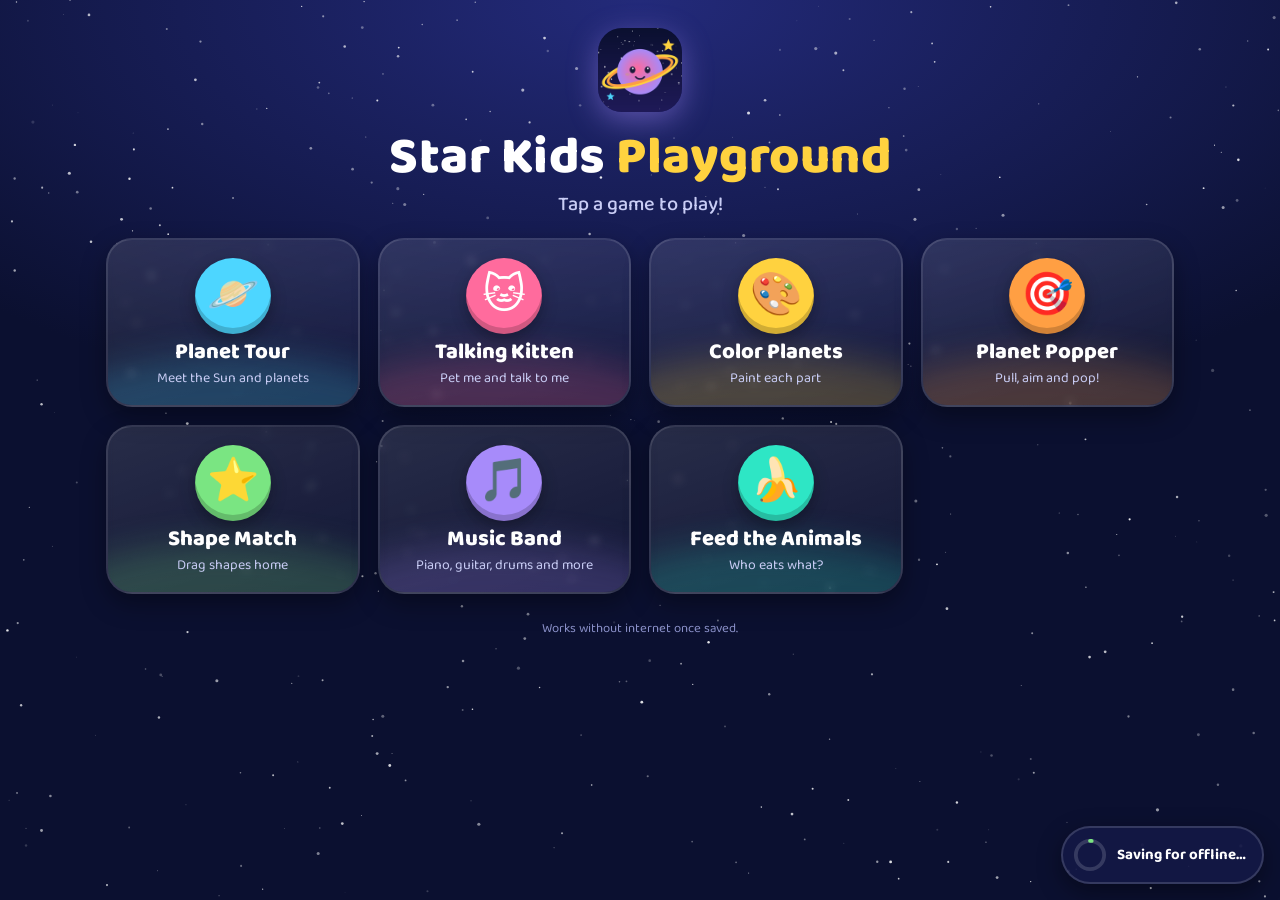
<file: index.html>
<!DOCTYPE html>
<html lang="en">
<head>
<meta charset="UTF-8">
<meta name="viewport" content="width=device-width, initial-scale=1, viewport-fit=cover">
<title>Star Kids Playground</title>
<meta name="description" content="Seven space games for little kids. Works offline.">
<meta name="theme-color" content="#0b1030">
<link rel="manifest" href="manifest.json">
<link rel="icon" type="image/png" sizes="192x192" href="assets/icons/icon-192.png">
<link rel="apple-touch-icon" href="assets/icons/apple-touch-icon.png">
<meta name="apple-mobile-web-app-capable" content="yes">
<meta name="mobile-web-app-capable" content="yes">
<meta name="apple-mobile-web-app-status-bar-style" content="black-translucent">
<meta name="apple-mobile-web-app-title" content="Star Kids">
<link rel="preconnect" href="https://fonts.googleapis.com">
<link rel="preconnect" href="https://fonts.gstatic.com" crossorigin>
<link href="https://fonts.googleapis.com/css2?family=Baloo+2:wght@500;700;800&display=swap" rel="stylesheet">
<style>
  :root{
    --bg:#0b1030; --bg2:#1a1f5c; --ink:#ffffff; --soft:#c9cdf5;
    --yellow:#ffd23f; --pink:#ff6b9d; --cyan:#4dd6ff; --green:#7ae582;
    --purple:#a78bfa; --orange:#ff9f43; --teal:#2ee6c5;
    --font:"Baloo 2","Chalkboard SE","Comic Sans MS","Trebuchet MS",system-ui,sans-serif;
  }
  *{box-sizing:border-box;-webkit-tap-highlight-color:transparent}
  html,body{margin:0;min-height:100%;background:var(--bg);color:var(--ink);font-family:var(--font)}
  body{background:radial-gradient(120% 80% at 50% 0%,#232a7a 0%,var(--bg) 60%) fixed;overflow-x:hidden}
  #sky{position:fixed;inset:0;width:100%;height:100%;z-index:0;pointer-events:none}
  main{position:relative;z-index:1;max-width:1100px;margin:0 auto;
       padding:calc(env(safe-area-inset-top) + 20px) 16px calc(env(safe-area-inset-bottom) + 96px)}
  header{text-align:center;margin:8px 0 18px}
  .logo{width:84px;height:84px;border-radius:24px;box-shadow:0 8px 30px rgba(167,139,250,.45);
        animation:bob 4s ease-in-out infinite}
  h1{font-size:clamp(30px,8vw,52px);line-height:1;margin:12px 0 4px;font-weight:800;letter-spacing:.5px}
  h1 span{color:var(--yellow)}
  .sub{margin:0;color:var(--soft);font-size:clamp(16px,4.2vw,20px);font-weight:500}
  .grid{display:grid;grid-template-columns:repeat(2,1fr);gap:14px}
  @media (min-width:640px){.grid{grid-template-columns:repeat(3,1fr);gap:18px}}
  @media (min-width:980px){.grid{grid-template-columns:repeat(4,1fr)}}
  .card{position:relative;display:flex;flex-direction:column;align-items:center;justify-content:center;
        gap:6px;min-height:150px;padding:18px 10px;border-radius:26px;text-decoration:none;color:var(--ink);
        background:linear-gradient(160deg,rgba(255,255,255,.12),rgba(255,255,255,.03));
        border:2px solid rgba(255,255,255,.12);backdrop-filter:blur(4px);
        box-shadow:0 10px 24px rgba(0,0,0,.35);transition:transform .18s, box-shadow .18s;overflow:hidden}
  .card::before{content:"";position:absolute;inset:auto -30% -60% -30%;height:90%;border-radius:50%;
        background:var(--c);opacity:.22;filter:blur(18px)}
  .card:active{transform:scale(.95)}
  @media (hover:hover){.card:hover{transform:translateY(-4px) rotate(-1deg);box-shadow:0 16px 32px rgba(0,0,0,.45)}}
  .badge{position:relative;width:76px;height:76px;border-radius:50%;display:grid;place-items:center;
         font-size:42px;background:var(--c);box-shadow:inset 0 -6px 0 rgba(0,0,0,.18),0 6px 16px rgba(0,0,0,.3)}
  .card:nth-child(odd) .badge{animation:bob 3.4s ease-in-out infinite}
  .card:nth-child(even) .badge{animation:bob 3.4s ease-in-out -1.7s infinite}
  .name{position:relative;font-size:clamp(18px,4.8vw,22px);font-weight:800;line-height:1.1;text-align:center}
  .what{position:relative;font-size:14px;color:var(--soft);text-align:center;line-height:1.2}
  .wide{grid-column:1/-1}
  @media (min-width:640px){.wide{grid-column:auto}}
  .install{display:none;margin:22px auto 0;padding:14px 26px;border:0;border-radius:999px;font:800 18px var(--font);
           background:var(--yellow);color:#1b1b3a;box-shadow:0 6px 0 #c99a10;cursor:pointer}
  .install:active{transform:translateY(4px);box-shadow:0 2px 0 #c99a10}
  .hint{display:none;margin:16px auto 0;max-width:420px;text-align:center;color:var(--soft);font-size:15px}
  footer{text-align:center;margin-top:24px;color:#8a90c8;font-size:13px}
  /* floating status, lower right */
  #status{position:fixed;right:16px;bottom:calc(16px + env(safe-area-inset-bottom));z-index:50;
          display:flex;align-items:center;gap:10px;padding:10px 16px 10px 10px;border-radius:999px;
          background:rgba(20,24,70,.92);border:2px solid rgba(255,255,255,.15);box-shadow:0 8px 24px rgba(0,0,0,.4);
          font-weight:700;font-size:15px;transform:translateY(140%);opacity:0;transition:.35s}
  #status.show{transform:none;opacity:1}
  #status svg{width:34px;height:34px;transform:rotate(-90deg)}
  #status .track{stroke:rgba(255,255,255,.15)}
  #status .bar{stroke:var(--green);transition:stroke-dashoffset .3s}
  @keyframes bob{0%,100%{transform:translateY(0)}50%{transform:translateY(-6px)}}
  @media (prefers-reduced-motion:reduce){*{animation:none!important;transition:none!important}}
</style>
</head>
<body>
<canvas id="sky" aria-hidden="true"></canvas>
<main>
  <header>
    <img class="logo" src="assets/icons/icon-192.png" alt="">
    <h1>Star Kids <span>Playground</span></h1>
    <p class="sub">Tap a game to play!</p>
  </header>

  <nav class="grid" aria-label="Games">
    <a class="card" href="apps/planet.html" style="--c:#4dd6ff">
      <div class="badge">🪐</div><div class="name">Planet Tour</div><div class="what">Meet the Sun and planets</div>
    </a>
    <a class="card" href="apps/kitten.html" style="--c:#ff6b9d">
      <div class="badge">🐱</div><div class="name">Talking Kitten</div><div class="what">Pet me and talk to me</div>
    </a>
    <a class="card" href="apps/coloring.html" style="--c:#ffd23f">
      <div class="badge">🎨</div><div class="name">Color Planets</div><div class="what">Paint each part</div>
    </a>
    <a class="card" href="apps/target.html" style="--c:#ff9f43">
      <div class="badge">🎯</div><div class="name">Planet Popper</div><div class="what">Pull, aim and pop!</div>
    </a>
    <a class="card" href="apps/shapes.html" style="--c:#7ae582">
      <div class="badge">⭐</div><div class="name">Shape Match</div><div class="what">Drag shapes home</div>
    </a>
    <a class="card" href="apps/music.html" style="--c:#a78bfa">
      <div class="badge">🎵</div><div class="name">Music Band</div><div class="what">Piano, guitar, drums and more</div>
    </a>
    <a class="card wide" href="apps/feeding.html" style="--c:#2ee6c5">
      <div class="badge">🍌</div><div class="name">Feed the Animals</div><div class="what">Who eats what?</div>
    </a>
  </nav>

  <div style="text-align:center">
    <button class="install" id="installBtn">⬇ Install on this device</button>
  </div>
  <p class="hint" id="iosHint">To install: tap <b>Share</b> ⬆ then <b>Add to Home Screen</b>.</p>
  <footer>Works without internet once saved.</footer>
</main>

<div id="status" role="status" aria-live="polite">
  <svg viewBox="0 0 36 36"><circle class="track" cx="18" cy="18" r="15" fill="none" stroke-width="4"/>
    <circle class="bar" id="ring" cx="18" cy="18" r="15" fill="none" stroke-width="4" stroke-linecap="round"
            stroke-dasharray="94.25" stroke-dashoffset="94.25"/></svg>
  <span id="statusText">Saving for offline…</span>
</div>

<script>
/* ---------- starfield: gentle twinkle + rare shooting stars ---------- */
(function sky(){
  const c=document.getElementById('sky'),x=c.getContext('2d');
  let W,H,stars=[],shoot=null,nextShoot=performance.now()+4000,last=0;
  function size(){const d=Math.min(devicePixelRatio||1,2);W=innerWidth;H=innerHeight;c.width=W*d;c.height=H*d;x.setTransform(d,0,0,d,0,0);
    const n=Math.round(W*H/2600);stars=Array.from({length:n},()=>({x:Math.random()*W,y:Math.random()*H,r:Math.random()*1.3+.3,
      a:Math.random()*.6+.3,s:Math.random()<.25?Math.random()*1.2+.4:0,p:Math.random()*6}));}
  function frame(t){requestAnimationFrame(frame);if(t-last<33)return;last=t;
    x.clearRect(0,0,W,H);
    for(const s of stars){const a=s.s?s.a*(.65+.35*Math.sin(t/1000*s.s+s.p)):s.a;x.globalAlpha=a;x.fillStyle='#fff';
      x.beginPath();x.arc(s.x,s.y,s.r,0,6.283);x.fill();}
    x.globalAlpha=1;
    if(!shoot&&t>nextShoot){shoot={x:Math.random()*W*.7+W*.2,y:Math.random()*H*.35,vx:-(5+Math.random()*3),vy:2.4+Math.random()*1.5,life:1};}
    if(shoot){shoot.x+=shoot.vx*2;shoot.y+=shoot.vy*2;shoot.life-=.02;
      const g=x.createLinearGradient(shoot.x,shoot.y,shoot.x-shoot.vx*18,shoot.y-shoot.vy*18);
      g.addColorStop(0,'rgba(255,255,255,'+shoot.life+')');g.addColorStop(1,'rgba(255,255,255,0)');
      x.strokeStyle=g;x.lineWidth=2;x.beginPath();x.moveTo(shoot.x,shoot.y);x.lineTo(shoot.x-shoot.vx*18,shoot.y-shoot.vy*18);x.stroke();
      if(shoot.life<=0){shoot=null;nextShoot=t+6000+Math.random()*7000;}}
  }
  addEventListener('resize',size);size();requestAnimationFrame(frame);
})();

/* ---------- floating status (lower right) ---------- */
const statusEl=document.getElementById('status'),statusText=document.getElementById('statusText'),ring=document.getElementById('ring');
let hideTimer;
function showStatus(text,frac,autoHide){
  clearTimeout(hideTimer);statusText.textContent=text;
  ring.style.strokeDashoffset=String(94.25*(1-Math.max(0,Math.min(1,frac))));
  statusEl.classList.add('show');
  if(autoHide)hideTimer=setTimeout(()=>statusEl.classList.remove('show'),autoHide);
}

/* ---------- offline: register service worker in the background ---------- */
if('serviceWorker' in navigator){
  navigator.serviceWorker.addEventListener('message',e=>{
    const m=e.data||{};
    if(m.type==='sw-progress'){
      const done=m.done>=m.total;
      showStatus(done?'Ready to play offline ✓':'Saving for offline… '+Math.round(m.done/m.total*100)+'%',m.done/m.total,done?2500:0);
    }
    if(m.type==='sw-ready'){showStatus('Ready to play offline ✓',1,2500);try{localStorage.setItem('sk-offline','1')}catch(_){}}
  });
  addEventListener('load',()=>{
    navigator.serviceWorker.register('sw.js').then(reg=>{
      if(!navigator.serviceWorker.controller)showStatus('Saving for offline…',0.02,0);
    }).catch(()=>{});
  });
}

/* ---------- install button ---------- */
let deferred=null;const btn=document.getElementById('installBtn');
addEventListener('beforeinstallprompt',e=>{e.preventDefault();deferred=e;btn.style.display='inline-block';});
btn.addEventListener('click',async()=>{if(!deferred)return;deferred.prompt();await deferred.userChoice;deferred=null;btn.style.display='none';});
addEventListener('appinstalled',()=>{btn.style.display='none';showStatus('Installed! ✓',1,2500);});
const isIOS=/iphone|ipad|ipod/i.test(navigator.userAgent)||(navigator.platform==='MacIntel'&&navigator.maxTouchPoints>1);
const standalone=matchMedia('(display-mode: standalone)').matches||navigator.standalone;
if(isIOS&&!standalone)document.getElementById('iosHint').style.display='block';
</script>
</body>
</html>
</file>
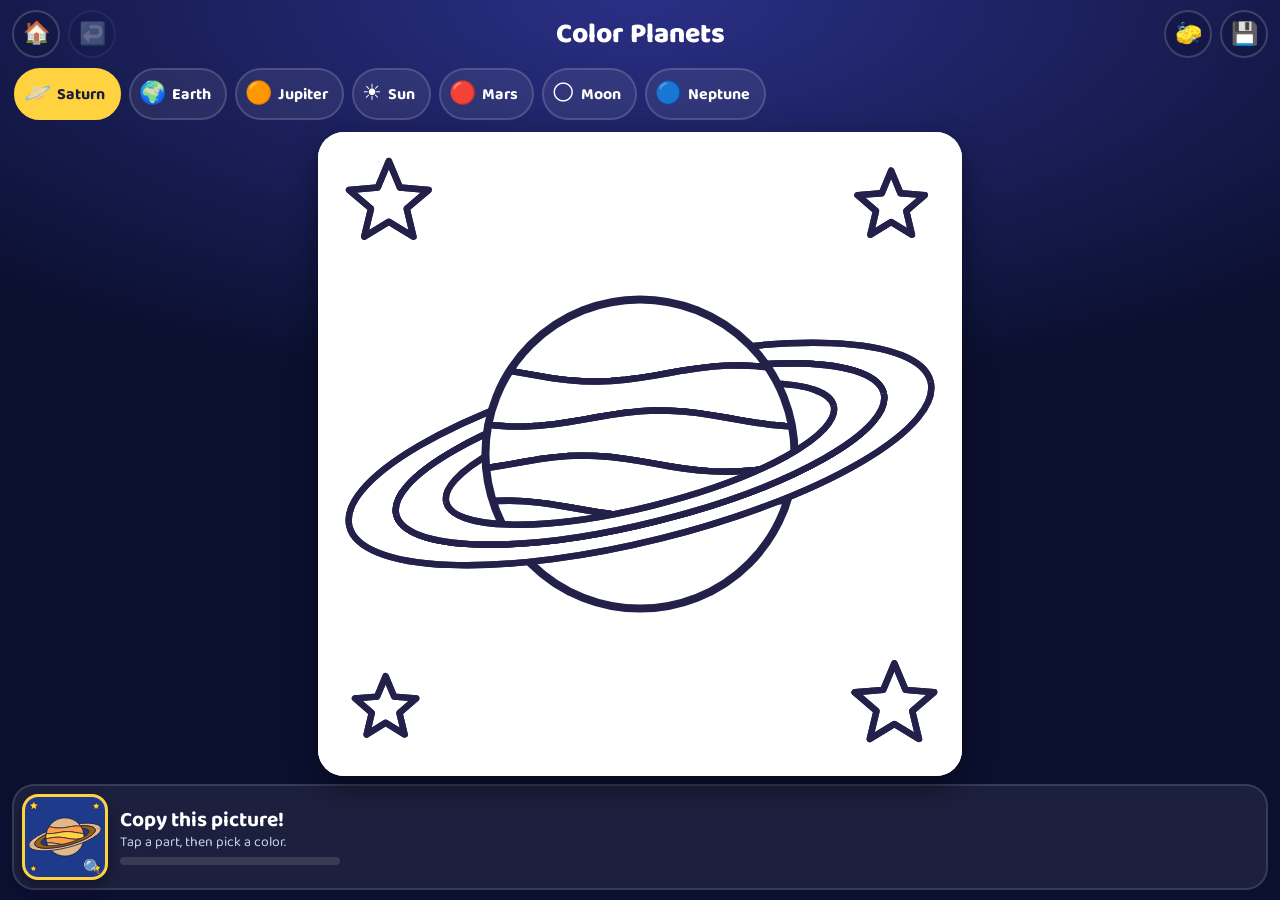
<file: apps/coloring.html>
<!DOCTYPE html>
<html lang="en">
<head>
<meta charset="UTF-8">
<meta name="viewport" content="width=device-width, initial-scale=1, viewport-fit=cover, user-scalable=no">
<title>Color Planets - Star Kids</title>
<meta name="theme-color" content="#0b1030">
<link rel="manifest" href="../manifest.json">
<link rel="icon" type="image/png" href="../assets/icons/icon-192.png">
<link rel="apple-touch-icon" href="../assets/icons/apple-touch-icon.png">
<meta name="apple-mobile-web-app-capable" content="yes">
<link rel="preconnect" href="https://fonts.googleapis.com">
<link rel="preconnect" href="https://fonts.gstatic.com" crossorigin>
<link href="https://fonts.googleapis.com/css2?family=Baloo+2:wght@500;700;800&display=swap" rel="stylesheet">
<style>
  :root{--bg:#0b1030;--ink:#fff;--soft:#c9cdf5;--yellow:#ffd23f;--pink:#ff6b9d;--cyan:#4dd6ff;--green:#7ae582;--purple:#a78bfa;
        --panel:rgba(20,24,70,.96);--line:#23214a;
        --font:"Baloo 2","Chalkboard SE","Comic Sans MS","Trebuchet MS",system-ui,sans-serif;--vh:100vh}
  @supports (height:100dvh){:root{--vh:100dvh}}
  *{box-sizing:border-box;-webkit-tap-highlight-color:transparent;-webkit-user-select:none;user-select:none}
  html,body{margin:0;height:100%;overflow:hidden;background:var(--bg);color:var(--ink);font-family:var(--font);overscroll-behavior:none}
  body{background:radial-gradient(120% 70% at 50% 0%,#2a2f86 0%,var(--bg) 62%)}
  .app{height:var(--vh);display:grid;grid-template-rows:auto auto 1fr auto;gap:8px;
       padding:calc(env(safe-area-inset-top) + 10px) 12px calc(env(safe-area-inset-bottom) + 10px)}
  .top{display:flex;align-items:center;gap:8px}
  .title{flex:1;font-weight:800;font-size:clamp(20px,5.5vw,28px);text-align:center}
  .btn{width:48px;height:48px;flex:none;border-radius:50%;border:2px solid rgba(255,255,255,.18);background:rgba(20,24,70,.78);color:#fff;
       font-size:22px;display:grid;place-items:center;text-decoration:none;cursor:pointer}
  .btn:active{transform:scale(.92)}.btn:disabled{opacity:.35}
  .pics{display:flex;gap:8px;overflow-x:auto;padding:2px 2px 4px;scrollbar-width:none}
  .pics::-webkit-scrollbar{display:none}
  .pic{flex:none;display:flex;align-items:center;gap:6px;padding:6px 14px 6px 8px;border-radius:999px;border:2px solid rgba(255,255,255,.15);
       background:rgba(255,255,255,.07);color:#fff;font:700 16px var(--font);cursor:pointer}
  .pic b{font-size:22px}
  .pic.on{background:var(--yellow);color:#1b1b3a;border-color:var(--yellow)}
  .board{position:relative;min-height:0;min-width:0;display:grid;place-items:center;container-type:size}
  .paper{position:relative;width:min(100cqw,100cqh);height:min(100cqw,100cqh);border-radius:26px;background:#fff;
         box-shadow:0 12px 30px rgba(0,0,0,.45);overflow:hidden}
  .paper svg{display:block;width:100%;height:100%;touch-action:manipulation}

  /* bottom bar: reference picture + tip */
  .guide{display:flex;align-items:center;gap:12px;padding:8px 12px 8px 8px;border-radius:22px;background:rgba(255,255,255,.07);border:2px solid rgba(255,255,255,.12)}
  .ref{flex:none;width:86px;height:86px;border-radius:16px;background:#fff;overflow:hidden;border:3px solid var(--yellow);padding:0;cursor:zoom-in;
       box-shadow:0 6px 14px rgba(0,0,0,.35);position:relative}
  .ref svg{display:block;width:100%;height:100%;pointer-events:none}
  .ref::after{content:"🔍";position:absolute;right:2px;bottom:0;font-size:16px}
  .guide .txt{display:flex;flex-direction:column;gap:2px;min-width:0}
  .guide b{font-size:clamp(17px,4.6vw,21px);line-height:1.1}
  .guide span{color:var(--soft);font-size:14px;line-height:1.2}
  .progress{margin-top:4px;height:8px;border-radius:4px;background:rgba(255,255,255,.12);overflow:hidden;width:min(220px,46vw)}
  .progress i{display:block;height:100%;width:0;background:linear-gradient(90deg,var(--green),var(--cyan));border-radius:4px;transition:width .3s}

  @media (orientation:landscape) and (max-height:600px){
    .app{grid-template-columns:1fr auto;grid-template-rows:auto auto 1fr;column-gap:12px}
    .top{grid-column:1/-1}.pics{grid-column:1/-1}.board{grid-column:1;grid-row:3}
    .guide{grid-column:2;grid-row:3;flex-direction:column;align-self:center;max-width:190px;text-align:center}
    .ref{width:130px;height:130px}.guide .txt{align-items:center}
  }

  /* drawing */
  .sec{stroke:var(--line);stroke-width:4;stroke-linejoin:round;cursor:pointer;transition:fill .18s}
  .ol{fill:none;stroke:var(--line);stroke-width:5;stroke-linejoin:round;pointer-events:none}
  .ink{fill:var(--line);pointer-events:none}
  .paint,.edge{pointer-events:none}
  .edge{fill:none;stroke:var(--line);stroke-width:4;stroke-linejoin:round}
  .paint path{fill:none;stroke-linecap:round;stroke-linejoin:round;stroke-opacity:.93}
  .paper.brush svg{cursor:crosshair}
  .paper.brush svg{touch-action:none}
  #chip{position:absolute;left:50%;top:8px;transform:translateX(-50%);white-space:nowrap;z-index:2;display:none;align-items:center;gap:8px;padding:5px 12px 5px 5px;border-radius:999px;
        background:rgba(20,24,70,.9);color:#fff;font:700 14px var(--font);border:2px solid rgba(255,255,255,.2);cursor:pointer}
  #chip.show{display:flex}
  #chip i{width:26px;height:26px;border-radius:50%;border:3px solid #fff;display:block}
  .ripple{pointer-events:none;animation:rip .45s ease-out forwards}
  @keyframes rip{from{r:4;opacity:.8}to{r:46;opacity:0}}

  /* color pop-up */
  #pop{position:fixed;z-index:30;width:min(300px,calc(100vw - 24px));padding:12px;border-radius:24px;background:var(--panel);
       border:2px solid rgba(255,255,255,.18);box-shadow:0 16px 40px rgba(0,0,0,.55);transform-origin:var(--ox,50%) var(--oy,0%);
       transform:scale(.6);opacity:0;pointer-events:none;transition:transform .2s cubic-bezier(.3,1.6,.6,1),opacity .15s}
  #pop.show{transform:scale(1);opacity:1;pointer-events:auto}
  #pop .head{display:flex;align-items:center;justify-content:space-between;margin:0 2px 8px;font-weight:800;font-size:17px}
  #pop .head button{width:36px;height:36px;border-radius:50%;border:0;background:rgba(255,255,255,.12);color:#fff;font-size:18px;cursor:pointer}
  #pop .grid{display:grid;grid-template-columns:repeat(6,1fr);gap:8px}
  .sw{position:relative;aspect-ratio:1;border-radius:50%;border:3px solid rgba(255,255,255,.9);box-shadow:0 3px 8px rgba(0,0,0,.4);cursor:pointer;padding:0;
      transition:transform .12s}
  .sw:active{transform:scale(.88)}
  .sw.cur{box-shadow:0 0 0 3px var(--panel),0 0 0 6px #fff}
  .sw.hint::after{content:"⭐";position:absolute;right:-7px;top:-9px;font-size:16px;filter:drop-shadow(0 1px 2px rgba(0,0,0,.6));animation:twinkle 1.2s ease-in-out infinite}
  @keyframes twinkle{0%,100%{transform:scale(1)}50%{transform:scale(1.3)}}
  .sw.eraser{background:#fff;display:grid;place-items:center;font-size:18px}
  #pop .note{margin:8px 2px 0;font-size:13px;color:var(--soft);text-align:center}
  #pop .sizes{display:flex;justify-content:center;gap:10px;margin:10px 0 0}
  #pop .sizes button{width:52px;height:44px;border-radius:14px;border:2px solid rgba(255,255,255,.2);background:rgba(255,255,255,.08);cursor:pointer;display:grid;place-items:center}
  #pop .sizes button.on{border-color:var(--yellow);background:rgba(255,210,63,.18)}
  #pop .sizes i{display:block;border-radius:50%;background:#fff}
  #shade{position:fixed;inset:0;z-index:25;display:none}
  #shade.show{display:block}

  /* big reference */
  #big{position:fixed;inset:0;z-index:40;display:grid;place-items:center;padding:24px;background:rgba(5,7,26,.82);backdrop-filter:blur(4px);
       opacity:0;pointer-events:none;transition:opacity .25s}
  #big.show{opacity:1;pointer-events:auto}
  #big .card{width:min(86vw,72vh,520px);display:flex;flex-direction:column;gap:12px;align-items:center}
  #big .pv{width:100%;aspect-ratio:1;border-radius:26px;background:#fff;overflow:hidden;border:5px solid var(--yellow)}
  #big .pv svg{display:block;width:100%;height:100%}
  #big b{font-size:22px}
  #big button{padding:10px 26px;border:0;border-radius:999px;font:800 18px var(--font);background:var(--yellow);color:#1b1b3a;cursor:pointer}

  /* floating status, lower right */
  #status{position:fixed;right:16px;bottom:calc(16px + env(safe-area-inset-bottom));z-index:50;display:flex;align-items:center;gap:10px;
          padding:10px 16px 10px 10px;border-radius:999px;background:rgba(20,24,70,.94);border:2px solid rgba(255,255,255,.15);
          box-shadow:0 8px 24px rgba(0,0,0,.4);font-weight:700;font-size:15px;transform:translateY(160%);opacity:0;transition:.3s;pointer-events:none}
  #status.show{transform:none;opacity:1}
  #status .spin{width:26px;height:26px;border-radius:50%;border:4px solid rgba(255,255,255,.2);border-top-color:var(--green);animation:spin .8s linear infinite}
  #status.done .spin{animation:none;border-color:var(--green);background:var(--green)}
  @keyframes spin{to{transform:rotate(360deg)}}
  @media (prefers-reduced-motion:reduce){*{animation:none!important;transition:none!important}}
</style>
</head>
<body>
<div class="app">
  <div class="top">
    <a class="btn" href="../index.html" aria-label="Home">🏠</a>
    <button class="btn" id="undoBtn" aria-label="Undo">↩️</button>
    <div class="title">Color Planets</div>
    <button class="btn" id="clearBtn" aria-label="Start over">🧽</button>
    <button class="btn" id="saveBtn" aria-label="Save picture">💾</button>
  </div>
  <div class="pics" id="pics"></div>
  <div class="board"><div class="paper" id="paper"><svg id="art" viewBox="0 0 400 400" xmlns="http://www.w3.org/2000/svg"></svg>
    <button id="chip" aria-label="Change color"><i id="chipDot"></i><span>Change color</span></button></div></div>
  <div class="guide">
    <button class="ref" id="refBtn" aria-label="See the colored picture"><svg id="refArt" viewBox="0 0 400 400" xmlns="http://www.w3.org/2000/svg"></svg></button>
    <div class="txt">
      <b id="guideTitle">Copy this picture!</b>
      <span id="guideTip">Tap a part, then pick a color.</span>
      <div class="progress"><i id="bar"></i></div>
    </div>
  </div>
</div>

<div id="shade"></div>
<div id="pop" role="dialog" aria-label="Pick a color">
  <div class="head"><span>Pick a color</span><button id="popClose" aria-label="Close">✕</button></div>
  <div class="grid" id="grid"></div>
  <div class="sizes" id="sizes">
    <button data-w="9" aria-label="Thin brush"><i style="width:8px;height:8px"></i></button>
    <button data-w="18" class="on" aria-label="Medium brush"><i style="width:15px;height:15px"></i></button>
    <button data-w="32" aria-label="Big brush"><i style="width:24px;height:24px"></i></button>
  </div>
  <p class="note">⭐ = the color in the picture</p>
</div>

<div id="big" role="dialog" aria-label="Colored picture">
  <div class="card"><b id="bigTitle">Copy me!</b><div class="pv"><svg id="bigArt" viewBox="0 0 400 400" xmlns="http://www.w3.org/2000/svg"></svg></div><button id="bigClose">Back to coloring</button></div>
</div>

<div id="status" role="status" aria-live="polite"><div class="spin"></div><span id="statusText">Saving…</span></div>

<script>
/* ================= shape helpers ================= */
const circ=(cx,cy,r)=>`M${cx-r} ${cy}a${r} ${r} 0 1 0 ${2*r} 0a${r} ${r} 0 1 0 ${-2*r} 0Z`;
const ell=(cx,cy,rx,ry)=>`M${cx-rx} ${cy}a${rx} ${ry} 0 1 0 ${2*rx} 0a${rx} ${ry} 0 1 0 ${-2*rx} 0Z`;
function star(cx,cy,r){let d='';for(let i=0;i<10;i++){const a=-Math.PI/2+i*Math.PI/5,rr=i%2?r*.45:r;d+=(i?'L':'M')+(cx+rr*Math.cos(a)).toFixed(1)+' '+(cy+rr*Math.sin(a)).toFixed(1);}return d+'Z';}
function wavePts(x0,x1,y,amp,ph){const p=[];for(let i=0;i<=28;i++){const x=x0+(x1-x0)*i/28;p.push([x,y+amp*Math.sin(x/28+ph)]);}return p;}
const pts=a=>a.map(p=>p[0].toFixed(1)+' '+p[1].toFixed(1)).join('L');
/* wavy bands across a circle */
function bands(cx,cy,r,cuts,amp){
  const ys=[cy-r-30,...cuts,cy+r+30],x0=cx-r-30,x1=cx+r+30,edge=[];
  for(let j=0;j<ys.length;j++){const a=(j===0||j===ys.length-1)?0:amp;edge.push(wavePts(x0,x1,ys[j],a,j*1.7));}
  const regions=[];for(let i=0;i<ys.length-1;i++)regions.push('M'+pts(edge[i])+'L'+pts(edge[i+1].slice().reverse())+'Z');
  return regions;
}
const sec=(k,d,extra='')=>`<path class="sec" data-k="${k}" d="${d}" ${extra}/>`;
const ol=(d,extra='')=>`<path class="ol" d="${d}" ${extra}/>`;
const cornerStars=()=>[[44,44,26],[356,46,22],[42,358,20],[358,356,26]].map((s,i)=>sec('star'+i,star(...s))).join('');
const bg=()=>`<rect class="sec" data-k="bg" x="-4" y="-4" width="408" height="408" style="stroke:none"/>`;

/* ================= colors ================= */
const C={red:'#ff4d4d',orange:'#ff9f43',yellow:'#ffd23f',lime:'#a3e635',green:'#22c55e',teal:'#2ee6c5',sky:'#4dd6ff',blue:'#3b82f6',navy:'#1e3a8a',
         lilac:'#a78bfa',purple:'#7c3aed',pink:'#ff6b9d',rose:'#ffc2d6',brown:'#a16207',tan:'#e0b98a',gray:'#9ca3af',black:'#1f2937',white:'#ffffff'};
const COLORS=Object.values(C);

/* ================= the pictures + their finished colors ================= */
const alt=(list)=>k=>list[(+k.replace(/\D/g,'')||0)%list.length];
const PICS=[
 {id:'saturn',name:'Saturn',icon:'🪐',draw(){
   const cx=200,cy=200,R=96,rot=`transform="rotate(-14 ${cx} ${cy})"`;
   const ring=[[186,54,156,43],[156,43,124,33]];
   const ringSec=(half)=>ring.map((r,i)=>sec('ring'+i,ell(cx,cy,r[0],r[1])+ell(cx,cy,r[2],r[3]),`fill-rule="evenodd" clip-path="url(#${half})"`)).join('');
   const body=bands(cx,cy,R,[150,178,206,234],5).map((d,i)=>sec('band'+i,d,'clip-path="url(#sat)"')).join('');
   return `<defs><clipPath id="sat"><path d="${circ(cx,cy,R)}"/></clipPath>
     <clipPath id="back"><rect x="-200" y="-200" width="800" height="${cy+200}"/></clipPath>
     <clipPath id="front"><rect x="-200" y="${cy}" width="800" height="400"/></clipPath></defs>
     ${bg()}${cornerStars()}<g ${rot}>${ringSec('back')}</g>${body}${ol(circ(cx,cy,R))}<g ${rot}>${ringSec('front')}</g>`;},
  ref:{ring:alt([C.tan,C.brown]),band:alt([C.tan,C.orange,C.yellow,C.orange,C.tan])}},
 {id:'earth',name:'Earth',icon:'🌍',draw(){
   const cx=200,cy=205,R=150,cl='clip-path="url(#ea)"';
   const land=['M110 110C140 90 175 105 170 135C166 160 140 165 145 190C150 215 175 225 168 255C160 290 135 300 125 280C115 255 120 230 105 215C88 198 80 170 90 145C95 128 100 118 110 110Z',
     'M215 118C245 103 285 110 290 138C294 163 270 170 268 190C266 215 290 230 280 262C270 295 245 312 232 290C220 268 225 240 210 222C195 205 190 180 200 160C205 145 205 128 215 118Z',
     'M272 280C292 270 322 275 324 295C326 315 302 325 284 318C268 312 260 290 272 280Z'];
   const caps=bands(cx,cy,R,[84,328],7);
   const cloud=(x,y)=>`M${x} ${y}q10 -18 30 -10q12 -16 30 -4q18 -4 20 12q-6 14 -24 10q-16 12 -32 2q-20 6 -24 -10Z`;
   return `<defs><clipPath id="ea"><path d="${circ(cx,cy,R)}"/></clipPath></defs>${bg()}${cornerStars()}
     ${sec('ocean',circ(cx,cy,R))}${land.map((d,i)=>sec('land'+i,d,cl)).join('')}
     ${sec('capN',caps[0],cl)}${sec('capS',caps[2],cl)}${sec('cloud0',cloud(62,180),cl)}${sec('cloud1',cloud(180,320),cl)}${sec('cloud2',cloud(250,110),cl)}${ol(circ(cx,cy,R))}`;},
  ref:{ocean:()=>C.blue,land:alt([C.green,C.lime,C.green]),cap:()=>C.white,cloud:()=>C.white}},
 {id:'jupiter',name:'Jupiter',icon:'🟠',draw(){
   const cx=200,cy=205,R=150;
   const b=bands(cx,cy,R,[100,132,164,196,228,260,294,326],7).map((d,i)=>sec('band'+i,d,'clip-path="url(#ju)"')).join('');
   return `<defs><clipPath id="ju"><path d="${circ(cx,cy,R)}"/></clipPath></defs>${bg()}${cornerStars()}${b}
     ${sec('spot0',ell(252,266,50,28))}${sec('spot1',ell(252,266,28,14))}${ol(circ(cx,cy,R))}`;},
  ref:{band:alt([C.tan,C.orange,C.white,C.brown,C.tan,C.orange,C.white,C.brown,C.tan]),spot:alt([C.orange,C.red])}},
 {id:'sun',name:'Sun',icon:'☀️',draw(){
   const cx=200,cy=200;let rays='';
   for(let i=0;i<12;i++){const a=i*Math.PI/6,R=i%2?150:174,w=.2,p=(r,t)=>(cx+r*Math.cos(t)).toFixed(1)+' '+(cy+r*Math.sin(t)).toFixed(1);
     rays+=sec('ray'+i,`M${p(104,a-w)}L${p(R,a)}L${p(104,a+w)}Z`);}
   return `${bg()}${cornerStars()}${rays}${sec('glow',circ(cx,cy,112)+circ(cx,cy,96),'fill-rule="evenodd"')}${sec('face',circ(cx,cy,96))}
     ${sec('cheek0',ell(150,222,16,10))}${sec('cheek1',ell(250,222,16,10))}
     <ellipse class="ink" cx="165" cy="182" rx="11" ry="15"/><ellipse class="ink" cx="235" cy="182" rx="11" ry="15"/>
     <circle cx="169" cy="176" r="4" fill="#fff" pointer-events="none"/><circle cx="239" cy="176" r="4" fill="#fff" pointer-events="none"/>
     ${ol('M168 228Q200 258 232 228')}`;},
  ref:{ray:alt([C.orange,C.yellow]),glow:()=>C.orange,face:()=>C.yellow,cheek:()=>C.pink}},
 {id:'mars',name:'Mars',icon:'🔴',draw(){
   const cx=200,cy=205,R=150,cl='clip-path="url(#ma)"';const caps=bands(cx,cy,R,[86],6);
   const patches=['M90 170C110 150 150 160 160 180C170 205 140 215 120 210C100 205 80 190 90 170Z','M220 220C250 205 300 215 310 240C318 262 290 270 260 262C235 255 205 240 220 220Z'];
   const craters=[[140,262,28],[262,160,22],[300,300,20],[110,300,14]];
   return `<defs><clipPath id="ma"><path d="${circ(cx,cy,R)}"/></clipPath></defs>${bg()}${cornerStars()}
     ${sec('ground',circ(cx,cy,R))}${sec('cap',caps[0],cl)}${patches.map((d,i)=>sec('patch'+i,d,cl)).join('')}
     ${sec('volcano0',circ(175,128,34))}${sec('volcano1',circ(175,128,15))}
     ${craters.map((c,i)=>sec('crater'+i,circ(...c))+sec('craterIn'+i,circ(c[0],c[1],c[2]*.5))).join('')}${ol(circ(cx,cy,R))}`;},
  ref:{ground:()=>C.red,cap:()=>C.white,patch:()=>C.brown,volcano:alt([C.brown,C.orange]),craterIn:()=>C.orange,crater:()=>C.brown}},
 {id:'moon',name:'Moon',icon:'🌕',draw(){
   const cx=200,cy=205,R=150,cl='clip-path="url(#mo)"';
   const maria=['M100 140C130 110 180 120 185 150C190 180 150 190 125 185C100 180 85 160 100 140Z','M210 240C240 220 290 235 292 262C294 290 255 300 232 290C210 280 195 258 210 240Z'];
   const craters=[[245,130,30],[140,270,26],[300,200,18],[180,330,16],[90,220,14],[220,190,12]];
   return `<defs><clipPath id="mo"><path d="${circ(cx,cy,R)}"/></clipPath></defs>${bg()}${cornerStars()}
     ${sec('rock',circ(cx,cy,R))}${maria.map((d,i)=>sec('mare'+i,d,cl)).join('')}
     ${craters.map((c,i)=>sec('crater'+i,circ(...c))+sec('craterIn'+i,circ(c[0]+c[2]*.12,c[1]+c[2]*.12,c[2]*.55))).join('')}${ol(circ(cx,cy,R))}`;},
  ref:{rock:()=>C.gray,mare:()=>C.black,craterIn:()=>C.gray,crater:()=>C.white}},
 {id:'neptune',name:'Neptune',icon:'🔵',draw(){
   const cx=200,cy=205,R=150;
   const b=bands(cx,cy,R,[120,170,220,270,315],9).map((d,i)=>sec('band'+i,d,'clip-path="url(#ne)"')).join('');
   return `<defs><clipPath id="ne"><path d="${circ(cx,cy,R)}"/></clipPath></defs>${bg()}${cornerStars()}${b}
     ${sec('spot',ell(150,240,36,20))}${sec('cloud0','M230 150q20 -10 40 0q20 -4 26 8q-18 8 -40 4q-16 4 -26 -12Z')}${ol(circ(cx,cy,R))}`;},
  ref:{band:alt([C.sky,C.blue,C.sky,C.blue,C.navy,C.blue]),spot:()=>C.navy,cloud:()=>C.white}}
];
/* every picture: dark sky and yellow stars */
const SHARED={bg:()=>C.navy,star:()=>C.yellow};
function refColor(p,k){
  const rules={...SHARED,...p.ref};
  // longest matching name wins (so craterIn beats crater)
  const name=Object.keys(rules).filter(r=>k.startsWith(r)).sort((a,b)=>b.length-a.length)[0];
  return name?rules[name](k):C.white;
}

/* ================= cache (saved on this device) ================= */
const store={get(k){try{return JSON.parse(localStorage.getItem(k)||'null');}catch(_){return null;}},set(k,v){try{localStorage.setItem(k,JSON.stringify(v));}catch(_){}}};
const markupCache=new Map(),refCache=new Map();
function markup(p){if(!markupCache.has(p.id))markupCache.set(p.id,p.draw());return markupCache.get(p.id);}
/* reference copy: same drawing, its own ids, filled with the finished colors */
function refMarkup(p,tag){const key=p.id+tag;if(refCache.has(key))return refCache.get(key);
  const m=markup(p).replace(/id="/g,`id="${tag}-`).replace(/url\(#/g,`url(#${tag}-`)
    .replace(/<path class="sec" data-k="([^"]+)"/g,(_,k)=>`<path class="sec" data-k="${k}" fill="${refColor(p,k)}" pointer-events="none"`)
    .replace(/<rect class="sec" data-k="([^"]+)"/g,(_,k)=>`<rect class="sec" data-k="${k}" fill="${refColor(p,k)}" pointer-events="none"`);
  refCache.set(key,m);return m;}

/* ================= state =================
   strokes: [{k: part, c: color, w: brush width, p:[x,y,x,y,...]}] in the order they were drawn */
const art=document.getElementById('art'),refArt=document.getElementById('refArt'),bigArt=document.getElementById('bigArt'),paper=document.getElementById('paper');
const NS='http://www.w3.org/2000/svg';
let cur=PICS[0],strokes=[],keys=[],sel=null,brush={c:null,w:18},parts={};
const undoBtn=document.getElementById('undoBtn');

/* each part gets: its white shape, a paint layer clipped to that shape, and its outline on top */
function buildLayers(){
  parts={};const defs=document.createElementNS(NS,'defs');art.insertBefore(defs,art.firstChild);let n=0;
  art.querySelectorAll('.sec').forEach(el=>{
    const k=el.dataset.k,id='cp'+(n++),cp=document.createElementNS(NS,'clipPath');cp.setAttribute('id',id);
    const shape=el.cloneNode();shape.removeAttribute('class');shape.removeAttribute('data-k');shape.removeAttribute('style');
    if(shape.getAttribute('fill-rule')){shape.setAttribute('clip-rule',shape.getAttribute('fill-rule'));shape.removeAttribute('fill-rule');}
    cp.appendChild(shape);defs.appendChild(cp);
    const g=document.createElementNS(NS,'g');g.setAttribute('class','paint');g.setAttribute('clip-path',`url(#${id})`);
    el.after(g);
    if(el.tagName!=='rect'){const e=el.cloneNode();e.setAttribute('class','edge');e.removeAttribute('data-k');e.removeAttribute('fill');g.after(e);}
    (parts[k]=parts[k]||[]).push({el,g});
  });
  keys=Object.keys(parts);
}
function smoothD(p){
  if(p.length<4)return `M${p[0]} ${p[1]}l.01 0`;
  let d=`M${p[0]} ${p[1]}`;for(let i=2;i<p.length-2;i+=2){const mx=(p[i]+p[i+2])/2,my=(p[i+1]+p[i+3])/2;d+=`Q${p[i]} ${p[i+1]} ${mx.toFixed(1)} ${my.toFixed(1)}`;}
  return d+`L${p[p.length-2]} ${p[p.length-1]}`;
}
function drawStroke(st){const out=[];for(const part of parts[st.k]||[]){const path=document.createElementNS(NS,'path');path.setAttribute('d',smoothD(st.p));
  path.setAttribute('stroke',st.c);path.setAttribute('stroke-width',st.w);part.g.appendChild(path);out.push(path);}st.els=out;}
function renderAll(){Object.values(parts).flat().forEach(p=>p.g.textContent='');strokes.forEach(drawStroke);}
function load(p){
  closePop();endBrush();cur=p;art.innerHTML=markup(p);refArt.innerHTML=refMarkup(p,'r');bigArt.innerHTML=refMarkup(p,'b');
  art.querySelectorAll('.sec').forEach(el=>el.setAttribute('fill','#ffffff'));buildLayers();
  strokes=(store.get('sk-color2-'+p.id)||[]).filter(st=>parts[st.k]);renderAll();undoBtn.disabled=!strokes.length;covCache={};
  document.querySelectorAll('.pic').forEach(b=>b.classList.toggle('on',b.dataset.id===p.id));store.set('sk-color-last',p.id);
  document.getElementById('bigTitle').textContent='Copy my '+p.name+'!';
  requestAnimationFrame(()=>{keys.forEach(k=>coverage(k));progress(false);});
}
let saveTimer;function persist(){clearTimeout(saveTimer);saveTimer=setTimeout(()=>store.set('sk-color2-'+cur.id,strokes.map(({k,c,w,p})=>({k,c,w,p}))),400);}

/* ================= how much of each part is colored like the picture =================
   Each part is drawn small on a hidden canvas with its strokes; a part "matches" when
   most of it shows the picture's color. Results are cached per part. */
const CV=document.createElement('canvas'),CN=110;CV.width=CV.height=CN;const cx2=CV.getContext('2d',{willReadFrequently:true});
let covCache={};
function partMatrix(el){const m=art.getScreenCTM().inverse().multiply(el.getScreenCTM());return m;}
function shapePath(el){
  if(el.tagName==='rect'){const p=new Path2D();p.rect(+el.getAttribute('x'),+el.getAttribute('y'),+el.getAttribute('width'),+el.getAttribute('height'));return p;}
  return new Path2D(el.getAttribute('d'));}
function clipFor(el){const c=el.getAttribute('clip-path');if(!c)return null;const id=c.match(/#([^)]+)/)[1],cp=art.querySelector('#'+CSS.escape(id));
  return cp&&cp.firstElementChild?shapePath(cp.firstElementChild):null;}
function coverage(k){
  const want=refColor(cur,k),sc=CN/400;let inside=0,good=0;
  const hex=want.replace('#',''),wr=parseInt(hex.slice(0,2),16),wg=parseInt(hex.slice(2,4),16),wb=parseInt(hex.slice(4,6),16);
  for(const part of parts[k]){
    const m=partMatrix(part.el);
    cx2.setTransform(1,0,0,1,0,0);cx2.clearRect(0,0,CN,CN);
    cx2.setTransform(sc*m.a,sc*m.b,sc*m.c,sc*m.d,sc*m.e,sc*m.f);
    const clip=clipFor(part.el);if(clip)cx2.clip(clip);
    const shape=shapePath(part.el),rule=part.el.getAttribute('fill-rule')==='evenodd'?'evenodd':'nonzero';
    cx2.clip(shape,rule);cx2.fillStyle='#ffffff';cx2.fillRect(-50,-50,500,500);
    cx2.lineCap='round';cx2.lineJoin='round';
    for(const st of strokes)if(st.k===k){cx2.strokeStyle=st.c;cx2.lineWidth=st.w;cx2.stroke(new Path2D(smoothD(st.p)));}
    const d=cx2.getImageData(0,0,CN,CN).data;
    for(let i=0;i<d.length;i+=4){if(d[i+3]<200)continue;inside++;
      if(Math.abs(d[i]-wr)<40&&Math.abs(d[i+1]-wg)<40&&Math.abs(d[i+2]-wb)<40)good++;}
    CV.width=CN; // clears the clip for the next part
  }
  covCache[k]=inside?good/inside:1;return covCache[k];
}
const MATCH=.6;
function progress(celebrate){
  const ok=keys.filter(k=>(covCache[k]??0)>=MATCH).length,pct=keys.length?ok/keys.length:0;
  document.getElementById('bar').style.width=(pct*100).toFixed(0)+'%';
  const t=document.getElementById('guideTitle'),tip=document.getElementById('guideTip');
  if(pct===1){t.textContent='🎉 Just like the picture!';tip.textContent='You did it! Try another planet.';if(celebrate)fanfare();}
  else if(brush.c&&sel){t.textContent='Color it in! 🖍️';tip.textContent='Rub your finger on the part you tapped.';}
  else{t.textContent='Copy this picture!';tip.textContent=ok?`${ok} of ${keys.length} parts done. Keep going!`:'Tap a part, then pick a color.';}
}

const picsEl=document.getElementById('pics');
picsEl.innerHTML=PICS.map(p=>`<button class="pic" data-id="${p.id}"><b>${p.icon}</b>${p.name}</button>`).join('');
picsEl.addEventListener('click',e=>{const b=e.target.closest('.pic');if(b){load(PICS.find(p=>p.id===b.dataset.id));blip(500);}});

/* ================= step 1: tap a part -> color pop-up ================= */
const pop=document.getElementById('pop'),shade=document.getElementById('shade'),grid=document.getElementById('grid'),chip=document.getElementById('chip');
grid.innerHTML=COLORS.map(c=>`<button class="sw${c==='#ffffff'?' eraser':''}" data-c="${c}" style="background:${c}" aria-label="${c==='#ffffff'?'White':'Color '+c}"></button>`).join('');
function markSelected(k){} // no outline on the chosen part
function openPop(x,y){
  const want=refColor(cur,sel.k);
  grid.querySelectorAll('.sw').forEach(b=>{b.classList.toggle('cur',b.dataset.c===brush.c);b.classList.toggle('hint',b.dataset.c===want);});
  pop.style.left='0px';pop.style.top='0px';pop.classList.add('show');shade.classList.add('show');
  const w=pop.offsetWidth,h=pop.offsetHeight,m=12,vw=innerWidth,vh=innerHeight;
  let left=Math.min(Math.max(m,x-w/2),vw-w-m),top=y+24;
  if(top+h>vh-m)top=y-h-24;if(top<m)top=Math.max(m,(vh-h)/2);
  pop.style.left=left+'px';pop.style.top=top+'px';pop.style.setProperty('--ox',(x-left)+'px');pop.style.setProperty('--oy',(y<top?0:h)+'px');
}
function closePop(){pop.classList.remove('show');shade.classList.remove('show');}
function cancelPop(){closePop();if(!brush.c)endBrush();}
shade.addEventListener('click',cancelPop);document.getElementById('popClose').onclick=cancelPop;
addEventListener('keydown',e=>{if(e.key==='Escape'){cancelPop();big.classList.remove('show');}});
function endBrush(){sel=null;brush.c=null;markSelected(null);paper.classList.remove('brush');chip.classList.remove('show');}

/* ================= step 2: pick a color (and brush size) ================= */
grid.addEventListener('click',e=>{const b=e.target.closest('.sw');if(!b||!sel)return;
  brush.c=b.dataset.c;closePop();paper.classList.add('brush');chip.classList.add('show');document.getElementById('chipDot').style.background=brush.c;
  blip(520+COLORS.indexOf(brush.c)*25);progress(false);});
document.getElementById('sizes').addEventListener('click',e=>{const b=e.target.closest('[data-w]');if(!b)return;brush.w=+b.dataset.w;
  document.querySelectorAll('#sizes button').forEach(x=>x.classList.toggle('on',x===b));blip(400+brush.w*10);});
chip.addEventListener('click',()=>{if(!sel)return;const r=chip.getBoundingClientRect();openPop(r.left+r.width/2,r.bottom);});

/* ================= step 3: color it in with your finger =================
   A stroke only shows inside the chosen part. Tapping (without rubbing) another part
   picks that part instead. */
let down=null,live=null;
function toLocal(e,el){const pt=art.createSVGPoint();pt.x=e.clientX;pt.y=e.clientY;return pt.matrixTransform(el.getScreenCTM().inverse());}
art.addEventListener('pointerdown',e=>{
  const el=e.target.closest('.sec');if(!el)return;e.preventDefault();
  down={x:e.clientX,y:e.clientY,k:el.dataset.k,id:e.pointerId,moved:false};
  if(brush.c&&sel){ // start coloring the chosen part, wherever the finger lands
    const base=parts[sel.k][0].el,q=toLocal(e,base);
    live={k:sel.k,c:brush.c,w:brush.w,p:[+q.x.toFixed(1),+q.y.toFixed(1)],base,last:[e.clientX,e.clientY]};drawStroke(live);
    try{art.setPointerCapture(e.pointerId);}catch(_){}
  }
});
art.addEventListener('pointermove',e=>{
  if(!down||e.pointerId!==down.id)return;
  if(Math.hypot(e.clientX-down.x,e.clientY-down.y)>7)down.moved=true;
  if(!live)return;const coalesced=e.getCoalescedEvents?e.getCoalescedEvents():[e];
  for(const ev of coalesced){if(Math.hypot(ev.clientX-live.last[0],ev.clientY-live.last[1])<2)continue;live.last=[ev.clientX,ev.clientY];
    const q=toLocal(ev,live.base);live.p.push(+q.x.toFixed(1),+q.y.toFixed(1));}
  const d=smoothD(live.p);live.els.forEach(pe=>pe.setAttribute('d',d));scratch();
});
function up(e){
  if(!down||e.pointerId!==down.id)return;const d=down;down=null;
  if(live){const st=live;live=null;
    if(!d.moved&&d.k!==sel.k){st.els.forEach(x=>x.remove());pickPart(d.k,e);return;} // a tap on another part: choose it
    delete st.base;delete st.last;strokes.push(st);if(strokes.length>600)strokes.splice(0,1);undoBtn.disabled=false;persist();
    coverage(st.k);progress(true);return;}
  if(!d.moved)pickPart(d.k,e);
}
art.addEventListener('pointerup',up);art.addEventListener('pointercancel',up);
function pickPart(k,e){sel={k};markSelected(k);brush.c=null;chip.classList.remove('show');paper.classList.remove('brush');openPop(e.clientX,e.clientY);blip(620);}

undoBtn.onclick=()=>{const st=strokes.pop();if(!st)return;(st.els||[]).forEach(x=>x.remove());persist();undoBtn.disabled=!strokes.length;coverage(st.k);progress(false);blip(330);};

/* start over: tap twice to confirm */
const clearBtn=document.getElementById('clearBtn');let clearArmed=0;
clearBtn.onclick=()=>{if(!strokes.length)return;const now=Date.now();
  if(now-clearArmed>2500){clearArmed=now;status('Tap 🧽 again to start over',true);return;}
  clearArmed=0;strokes=[];renderAll();undoBtn.disabled=true;persist();covCache={};keys.forEach(k=>coverage(k));endBrush();progress(false);status('Fresh page ✓',true);};

/* soft crayon scratch sound while coloring */
let scratchT=0;function scratch(){const n=performance.now();if(n-scratchT<70)return;scratchT=n;
  try{const A=ctx(),t=A.currentTime,len=Math.floor(A.sampleRate*.06),b=A.createBuffer(1,len,A.sampleRate),d=b.getChannelData(0);
    for(let i=0;i<len;i++)d[i]=(Math.random()*2-1)*(1-i/len);const s=A.createBufferSource(),f=A.createBiquadFilter(),g=A.createGain();
    s.buffer=b;f.type='bandpass';f.frequency.value=2600+Math.random()*900;f.Q.value=1.2;g.gain.value=.05;s.connect(f);f.connect(g);g.connect(A.destination);s.start(t);}catch(_){}}

/* ================= reference picture ================= */
const big=document.getElementById('big');
document.getElementById('refBtn').onclick=()=>{closePop();big.classList.add('show');blip(700);};
document.getElementById('bigClose').onclick=()=>big.classList.remove('show');
big.addEventListener('click',e=>{if(e.target===big)big.classList.remove('show');});

/* ================= save picture (in the background) ================= */
const statusEl=document.getElementById('status'),statusText=document.getElementById('statusText');let stTimer;
function status(t,done){clearTimeout(stTimer);statusText.textContent=t;statusEl.classList.toggle('done',!!done);statusEl.classList.add('show');
  if(done)stTimer=setTimeout(()=>statusEl.classList.remove('show'),2200);}
document.getElementById('saveBtn').onclick=async()=>{
  closePop();status('Saving picture…');
  try{
    const clone=art.cloneNode(true);clone.querySelectorAll('.ripple,.sel-ring').forEach(n=>n.remove());clone.setAttribute('width','1200');clone.setAttribute('height','1200');
    const css='.sec{stroke:#23214a;stroke-width:4;stroke-linejoin:round}.ol{fill:none;stroke:#23214a;stroke-width:5;stroke-linejoin:round}.ink{fill:#23214a}.edge{fill:none;stroke:#23214a;stroke-width:4;stroke-linejoin:round}.paint path{fill:none;stroke-linecap:round;stroke-linejoin:round;stroke-opacity:.93}';
    const st=document.createElementNS('http://www.w3.org/2000/svg','style');st.textContent=css;clone.insertBefore(st,clone.firstChild);
    const url=URL.createObjectURL(new Blob([new XMLSerializer().serializeToString(clone)],{type:'image/svg+xml'}));
    const img=new Image();await new Promise((ok,bad)=>{img.onload=ok;img.onerror=bad;img.src=url;});
    const cv=document.createElement('canvas');cv.width=cv.height=1200;const cx=cv.getContext('2d');cx.fillStyle='#fff';cx.fillRect(0,0,1200,1200);cx.drawImage(img,0,0,1200,1200);
    URL.revokeObjectURL(url);const blob=await new Promise(r=>cv.toBlob(r,'image/png'));const name='my-'+cur.id+'.png';
    const file=new File([blob],name,{type:'image/png'});
    if(navigator.canShare&&navigator.canShare({files:[file]})&&/android|iphone|ipad/i.test(navigator.userAgent)){
      try{await navigator.share({files:[file],title:'My '+cur.name});status('Saved! ✓',true);return;}catch(e){if(e.name==='AbortError'){status('Not saved',true);return;}}}
    const a=document.createElement('a');a.href=URL.createObjectURL(blob);a.download=name;document.body.appendChild(a);a.click();a.remove();
    setTimeout(()=>URL.revokeObjectURL(a.href),4000);status('Saved! ✓',true);
  }catch(e){status('Could not save',true);}
};

/* ================= tiny sounds ================= */
let AC=null;
function ctx(){if(!AC)AC=new(window.AudioContext||window.webkitAudioContext)();if(AC.state==='suspended')AC.resume();return AC;}
function blip(f){try{const A=ctx(),t=A.currentTime,o=A.createOscillator(),g=A.createGain();o.type='sine';o.frequency.setValueAtTime(f,t);o.frequency.exponentialRampToValueAtTime(f*1.6,t+.08);
  g.gain.setValueAtTime(0,t);g.gain.linearRampToValueAtTime(.18,t+.01);g.gain.exponentialRampToValueAtTime(.0001,t+.22);o.connect(g);g.connect(A.destination);o.start(t);o.stop(t+.25);}catch(_){}}
let lastFanfare='';
function fanfare(){if(lastFanfare===cur.id)return;lastFanfare=cur.id;
  try{const A=ctx(),t=A.currentTime;[[523,0],[659,.15],[784,.3],[1047,.45]].forEach(([f,d])=>{const o=A.createOscillator(),g=A.createGain();o.type='triangle';o.frequency.value=f;
    g.gain.setValueAtTime(0,t+d);g.gain.linearRampToValueAtTime(.2,t+d+.01);g.gain.exponentialRampToValueAtTime(.0001,t+d+.45);o.connect(g);g.connect(A.destination);o.start(t+d);o.stop(t+d+.5);});}catch(_){}}

load(PICS.find(p=>p.id===store.get('sk-color-last'))||PICS[0]);
if('serviceWorker' in navigator)addEventListener('load',()=>navigator.serviceWorker.register('../sw.js',{scope:'../'}).catch(()=>{}));
</script>
</body>
</html>
</file>
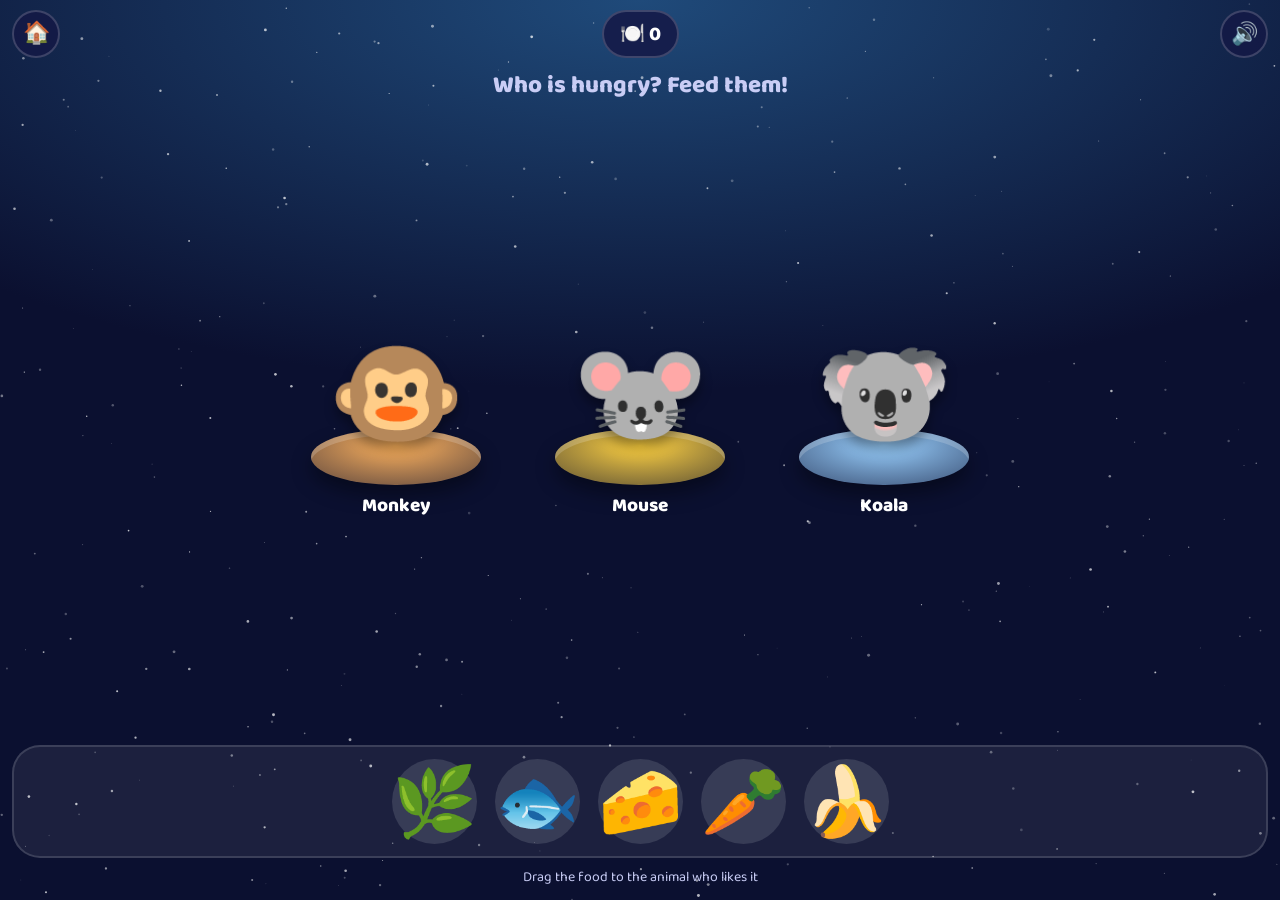
<file: apps/feeding.html>
<!DOCTYPE html>
<html lang="en">
<head>
<meta charset="UTF-8">
<meta name="viewport" content="width=device-width, initial-scale=1, viewport-fit=cover, user-scalable=no">
<title>Feed the Animals - Star Kids</title>
<meta name="theme-color" content="#0b1030">
<link rel="manifest" href="../manifest.json">
<link rel="icon" type="image/png" href="../assets/icons/icon-192.png">
<link rel="apple-touch-icon" href="../assets/icons/apple-touch-icon.png">
<meta name="apple-mobile-web-app-capable" content="yes">
<link rel="preconnect" href="https://fonts.googleapis.com">
<link rel="preconnect" href="https://fonts.gstatic.com" crossorigin>
<link href="https://fonts.googleapis.com/css2?family=Baloo+2:wght@500;700;800&display=swap" rel="stylesheet">
<style>
  :root{--bg:#0b1030;--ink:#fff;--soft:#c9cdf5;--yellow:#ffd23f;--pink:#ff6b9d;--green:#7ae582;--teal:#2ee6c5;
        --font:"Baloo 2","Chalkboard SE","Comic Sans MS","Trebuchet MS",system-ui,sans-serif;--vh:100vh;
        --emoji:"Apple Color Emoji","Segoe UI Emoji","Noto Color Emoji",sans-serif}
  @supports (height:100dvh){:root{--vh:100dvh}}
  *{box-sizing:border-box;-webkit-tap-highlight-color:transparent;-webkit-user-select:none;user-select:none}
  html,body{margin:0;height:100%;overflow:hidden;background:var(--bg);color:var(--ink);font-family:var(--font);overscroll-behavior:none;touch-action:none}
  body{background:radial-gradient(120% 70% at 50% 0%,#1f4a7a 0%,var(--bg) 62%)}
  #sky,#confetti{position:fixed;inset:0;width:100%;height:100%;pointer-events:none}
  #confetti{z-index:9}
  .app{position:relative;height:var(--vh);display:grid;grid-template-rows:auto auto 1fr auto auto;gap:8px;
       padding:calc(env(safe-area-inset-top) + 10px) 12px calc(env(safe-area-inset-bottom) + 12px)}
  .top{display:flex;align-items:center;justify-content:space-between;gap:8px}
  .btn{width:48px;height:48px;border-radius:50%;border:2px solid rgba(255,255,255,.18);background:rgba(20,24,70,.78);color:#fff;
       font-size:22px;display:grid;place-items:center;text-decoration:none;cursor:pointer}
  .btn:active{transform:scale(.92)}
  .score{font-weight:800;font-size:20px;padding:6px 16px;border-radius:999px;background:rgba(20,24,70,.85);border:2px solid rgba(255,255,255,.18)}
  .say{text-align:center;font-weight:800;font-size:clamp(18px,5vw,24px);color:var(--soft);min-height:1.4em}
  .animals{display:flex;justify-content:center;align-items:center;gap:clamp(8px,3vw,24px)}
  .animal{position:relative;flex:1;max-width:220px;display:flex;flex-direction:column;align-items:center;padding-top:10px}
  .face{position:relative;font-family:var(--emoji);font-size:var(--a);line-height:1;z-index:2;transition:transform .2s;filter:drop-shadow(0 8px 6px rgba(0,0,0,.35))}
  .rock{width:100%;max-width:170px;aspect-ratio:3/1;margin-top:calc(var(--a)*-.18);border-radius:50%;
        background:var(--p);background:radial-gradient(60% 70% at 50% 30%,var(--p),color-mix(in srgb,var(--p) 50%,#0b1030));box-shadow:inset 0 6px 0 rgba(255,255,255,.18),0 10px 20px rgba(0,0,0,.4)}
  .label{margin-top:6px;font-weight:800;font-size:clamp(15px,4vw,19px);text-transform:capitalize}
  .bub{position:absolute;top:-6px;left:50%;transform:translate(-50%,-90%) scale(.3);padding:6px 14px;border-radius:18px;background:#fff;color:#2b2140;
       font-weight:800;font-size:clamp(15px,4vw,20px);white-space:nowrap;opacity:0;transition:.25s cubic-bezier(.3,1.6,.6,1);z-index:4;pointer-events:none}
  .bub.show{opacity:1;transform:translate(-50%,-100%) scale(1)}
  .bub.bad{background:#ffd1dc}
  .animal.hover .face{transform:scale(1.15)}
  .animal.hover .rock{box-shadow:0 0 0 4px var(--yellow),0 10px 20px rgba(0,0,0,.4)}
  .animal.eat .face{animation:chew .3s ease-in-out 4}
  .animal.no .face{animation:nope .45s ease-in-out 2}
  .animal.full .face::after{content:"✓";position:absolute;right:-6px;bottom:-4px;width:32px;height:32px;border-radius:50%;background:var(--green);color:#10331a;
       font:800 22px var(--font);display:grid;place-items:center;border:3px solid #fff}
  @keyframes chew{0%,100%{transform:scale(1)}50%{transform:scale(1.12,.9)}}
  @keyframes nope{0%,100%{transform:rotate(0)}25%{transform:rotate(-14deg)}75%{transform:rotate(14deg)}}
  .tray{display:flex;justify-content:center;align-items:center;flex-wrap:wrap;gap:clamp(8px,2.5vw,18px);padding:12px;border-radius:28px;
        background:rgba(255,255,255,.07);border:2px solid rgba(255,255,255,.14);min-height:calc(var(--f) + 30px)}
  .food{width:calc(var(--f) * 1.25);height:calc(var(--f) * 1.25);display:grid;place-items:center;border-radius:50%;background:rgba(255,255,255,.12);
        font-family:var(--emoji);font-size:var(--f);line-height:1;cursor:grab;touch-action:none;z-index:3;transition:transform .2s}
  .food.drag{cursor:grabbing;transition:none;z-index:20;transform:scale(1.2);background:transparent}
  .food.ghost{visibility:hidden}
  .food.gone{transition:all .45s ease-in;transform:scale(0) !important;opacity:0}
  .hearts{position:fixed;pointer-events:none;font-size:30px;font-family:var(--emoji);animation:up 1.3s ease-out forwards;z-index:8;transform:translate(-50%,-50%)}
  @keyframes up{0%{opacity:0;transform:translate(-50%,-50%) scale(.4)}20%{opacity:1}100%{opacity:0;transform:translate(calc(-50% + var(--dx)),-280%) scale(1)}}
  .hint{text-align:center;color:var(--soft);font-size:14px}
  @media (orientation:landscape) and (max-height:560px){.app{grid-template-rows:auto 1fr auto;grid-template-columns:2fr 1fr}
    .top{grid-column:1/-1}.say{display:none}.animals{grid-row:2;grid-column:1}.tray{grid-row:2;grid-column:2;align-content:center}.hint{display:none}}
</style>
</head>
<body>
<canvas id="sky" aria-hidden="true"></canvas>
<div class="app">
  <div class="top">
    <a class="btn" href="../index.html" aria-label="Home">🏠</a>
    <div class="score" id="score">🍽️ 0</div>
    <button class="btn" id="soundBtn" aria-label="Sound on or off">🔊</button>
  </div>
  <div class="say" id="say">Who is hungry? Feed them!</div>
  <div class="animals" id="animals"></div>
  <div class="tray" id="tray"></div>
  <div class="hint">Drag the food to the animal who likes it</div>
</div>
<canvas id="confetti"></canvas>

<script>
const ANIMALS=[
  {id:'monkey',a:'🐵',food:'banana',f:'🍌',p:'#ffb35c'},{id:'rabbit',a:'🐰',food:'carrot',f:'🥕',p:'#ff8fb0'},
  {id:'dog',a:'🐶',food:'bone',f:'🦴',p:'#4dd6ff'},{id:'cat',a:'🐱',food:'fish',f:'🐟',p:'#a78bfa'},
  {id:'panda',a:'🐼',food:'bamboo',f:'🎋',p:'#7ae582'},{id:'mouse',a:'🐭',food:'cheese',f:'🧀',p:'#ffd23f'},
  {id:'bear',a:'🐻',food:'honey',f:'🍯',p:'#ff9f43'},{id:'chick',a:'🐥',food:'corn',f:'🌽',p:'#2ee6c5'},
  {id:'horse',a:'🐴',food:'apple',f:'🍎',p:'#ff6b6b'},{id:'koala',a:'🐨',food:'leaves',f:'🌿',p:'#9ad1ff'}
];
const animalsEl=document.getElementById('animals'),tray=document.getElementById('tray'),sayEl=document.getElementById('say');
let fed=0,need=3,total=0;try{total=+localStorage.getItem('sk-feed-total')||0;}catch(_){}
document.getElementById('score').textContent='🍽️ '+total;
const shuffle=a=>{for(let i=a.length-1;i>0;i--){const j=Math.floor(Math.random()*(i+1));[a[i],a[j]]=[a[j],a[i]];}return a;};
function sizes(){const w=innerWidth,h=innerHeight,land=w>h&&h<560;const a=Math.round(Math.max(54,Math.min(110,(land?w*.66:w)/5.2,h*(land?.22:.13))));
  const f=Math.round(Math.max(38,Math.min(70,(land?w*.3:w)/(land?4.2:7.4),h*(land?.13:.075))));
  document.documentElement.style.setProperty('--a',a+'px');document.documentElement.style.setProperty('--f',f+'px');}
function newRound(){
  fed=0;const pick=shuffle(ANIMALS.slice()),here=pick.slice(0,need),extra=pick.slice(need,need+2);
  animalsEl.innerHTML=here.map(a=>`<div class="animal" data-id="${a.id}" style="--p:${a.p}"><div class="bub"></div><div class="face">${a.a}</div><div class="rock"></div><div class="label">${a.id}</div></div>`).join('');
  tray.innerHTML=shuffle([...here,...extra]).map(a=>`<div class="food" data-food="${a.id}" aria-label="${a.food}">${a.f}</div>`).join('');
  sayEl.textContent='Who is hungry? Feed them!';}

/* ================= drag and drop ================= */
let drag=null;
tray.addEventListener('pointerdown',e=>{
  const el=e.target.closest('.food');if(!el||drag)return;audio();e.preventDefault();const r=el.getBoundingClientRect();
  const ghost=el.cloneNode(true);ghost.classList.add('ghost');el.parentNode.insertBefore(ghost,el);
  drag={el,ghost,id:e.pointerId,ox:e.clientX-r.left,oy:e.clientY-r.top};
  el.classList.add('drag');el.style.position='fixed';el.style.left=r.left+'px';el.style.top=r.top+'px';el.style.margin='0';
  try{el.setPointerCapture(e.pointerId);}catch(_){}pick();
});
addEventListener('pointermove',e=>{if(!drag||e.pointerId!==drag.id)return;drag.el.style.left=(e.clientX-drag.ox)+'px';drag.el.style.top=(e.clientY-drag.oy)+'px';
  const t=target(e);animalsEl.querySelectorAll('.animal').forEach(a=>a.classList.toggle('hover',a===t));});
function target(e){let hit=null;animalsEl.querySelectorAll('.animal:not(.full)').forEach(a=>{const r=a.getBoundingClientRect();
  if(e.clientX>r.left-10&&e.clientX<r.right+10&&e.clientY>r.top-20&&e.clientY<r.bottom+20)hit=a;});return hit;}
function drop(e){
  if(!drag||e.pointerId!==drag.id)return;const{el,ghost}=drag;drag=null;const a=target(e);animalsEl.querySelectorAll('.animal').forEach(x=>x.classList.remove('hover'));
  el.classList.remove('drag');
  if(a){const info=ANIMALS.find(x=>x.id===a.dataset.id),food=ANIMALS.find(x=>x.id===el.dataset.food);
    if(food.id===info.id){ // yum!
      const fr=a.querySelector('.face').getBoundingClientRect();el.style.transition='all .4s ease-in';
      el.style.left=(fr.left+fr.width/2-el.offsetWidth/2)+'px';el.style.top=(fr.top+fr.height*.55-el.offsetHeight/2)+'px';el.classList.add('gone');
      setTimeout(()=>{el.remove();ghost.remove();},450);
      a.classList.add('eat','full');bubble(a,['Yum! 😋','Yummy!','Mmm! 💕','Num num!'][Math.floor(Math.random()*4)]);munch();
      hearts(fr.left+fr.width/2,fr.top+fr.height/3,['💖','✨','💕','⭐'],5);setTimeout(()=>a.classList.remove('eat'),1300);
      say(`Yum! The ${info.id} loves the ${info.food}!`);sayEl.textContent=`The ${info.id} loves ${info.food}! 💖`;
      total++;try{localStorage.setItem('sk-feed-total',total);}catch(_){}document.getElementById('score').textContent='🍽️ '+total;
      if(++fed===need)setTimeout(roundDone,1300);return;}
    a.classList.remove('no');void a.offsetWidth;a.classList.add('no');setTimeout(()=>a.classList.remove('no'),950);
    bubble(a,['Yuck! 🤢','No thanks!','Blah! 😝'][Math.floor(Math.random()*3)],true);bleh();
    say(`No thanks! The ${info.id} wants ${info.food}.`);sayEl.textContent=`The ${info.id} wants ${info.f}`;}
  // fly back to the tray
  const r=ghost.getBoundingClientRect();el.style.transition='left .35s cubic-bezier(.3,1.4,.6,1), top .35s cubic-bezier(.3,1.4,.6,1)';
  el.style.left=r.left+'px';el.style.top=r.top+'px';
  setTimeout(()=>{el.style.cssText='';ghost.replaceWith(el);},370);
}
addEventListener('pointerup',drop);addEventListener('pointercancel',drop);
function bubble(a,text,bad){const b=a.querySelector('.bub');b.textContent=text;b.classList.toggle('bad',!!bad);b.classList.add('show');clearTimeout(b._t);b._t=setTimeout(()=>b.classList.remove('show'),1500);}
function hearts(x,y,list,n){for(let i=0;i<n;i++){const h=document.createElement('div');h.className='hearts';h.textContent=list[i%list.length];
  h.style.left=(x+Math.random()*50-25)+'px';h.style.top=y+'px';h.style.setProperty('--dx',(Math.random()*100-50)+'px');h.style.animationDelay=(i*.1)+'s';
  document.body.appendChild(h);setTimeout(()=>h.remove(),1400+i*100);}}
function roundDone(){sayEl.textContent='🎉 Everyone is full! 🎉';say('Hooray! Everyone is full!');fanfare();
  for(let i=0;i<5;i++)setTimeout(()=>confetti(Math.random()*innerWidth,innerHeight*.35*Math.random(),55),i*220);setTimeout(newRound,3400);}

/* ================= confetti ================= */
const cf=document.getElementById('confetti'),cx=cf.getContext('2d');let bits=[],running=false,CW=0,CH=0;
function cfSize(){const d=Math.min(devicePixelRatio||1,2);CW=innerWidth;CH=innerHeight;cf.width=CW*d;cf.height=CH*d;cx.setTransform(d,0,0,d,0,0);}cfSize();
const CC=['#ff6b9d','#ffd23f','#4dd6ff','#7ae582','#a78bfa','#ff9f43','#fff'];
function confetti(x,y,n){for(let i=0;i<n;i++){const a=Math.random()*6.283,s=180+Math.random()*420;bits.push({x,y,vx:Math.cos(a)*s,vy:Math.sin(a)*s-220,r:Math.random()*6,vr:Math.random()*10-5,
  w:6+Math.random()*7,h:4+Math.random()*5,c:CC[i%CC.length],star:Math.random()<.3,life:1.8+Math.random()});}
  if(running)return;running=true;let last=performance.now();const f=t=>{const dt=Math.min(.04,(t-last)/1000);last=t;cx.clearRect(0,0,CW,CH);
    for(let i=bits.length-1;i>=0;i--){const b=bits[i];b.life-=dt;if(b.life<=0||b.y>CH+40){bits.splice(i,1);continue;}b.vy+=600*dt;b.vx*=.985;b.x+=b.vx*dt;b.y+=b.vy*dt;b.r+=b.vr*dt;
      cx.save();cx.globalAlpha=Math.min(1,b.life);cx.translate(b.x,b.y);cx.rotate(b.r);cx.fillStyle=b.c;
      if(b.star){cx.beginPath();for(let k=0;k<10;k++){const q=k*Math.PI/5,rr=k%2?b.w*.45:b.w;cx.lineTo(Math.cos(q)*rr,Math.sin(q)*rr);}cx.fill();}else cx.fillRect(-b.w/2,-b.h/2,b.w,b.h);cx.restore();}
    if(bits.length)requestAnimationFrame(f);else{running=false;cx.clearRect(0,0,CW,CH);}};requestAnimationFrame(f);}

/* ================= sounds ================= */
let AC=null,soundOn=true,NB=null;try{soundOn=localStorage.getItem('sk-feed-sound')!=='off';}catch(_){}
function audio(){if(!AC){const C=window.AudioContext||window.webkitAudioContext;if(C)AC=new C();}if(AC&&AC.state==='suspended')AC.resume();return AC;}
function nb(){if(NB)return NB;const len=AC.sampleRate;NB=AC.createBuffer(1,len,AC.sampleRate);const d=NB.getChannelData(0);for(let i=0;i<len;i++)d[i]=Math.random()*2-1;return NB;}
function note(f,t,d,v,type,f2){const o=AC.createOscillator(),g=AC.createGain();o.type=type||'sine';o.frequency.setValueAtTime(f,t);if(f2)o.frequency.exponentialRampToValueAtTime(f2,t+d);
  g.gain.setValueAtTime(0,t);g.gain.linearRampToValueAtTime(v,t+.01);g.gain.exponentialRampToValueAtTime(.0001,t+d);o.connect(g);g.connect(AC.destination);o.start(t);o.stop(t+d+.05);}
function pick(){if(!audio()||!soundOn)return;note(500,AC.currentTime,.12,.12,'triangle',800);}
function munch(){if(!audio()||!soundOn)return;const t=AC.currentTime;for(let i=0;i<4;i++){const s=AC.createBufferSource(),f=AC.createBiquadFilter(),g=AC.createGain();
  s.buffer=nb();f.type='lowpass';f.frequency.value=1100;g.gain.setValueAtTime(0,t+i*.22);g.gain.linearRampToValueAtTime(.6,t+i*.22+.01);g.gain.exponentialRampToValueAtTime(.001,t+i*.22+.12);
  s.connect(f);f.connect(g);g.connect(AC.destination);s.start(t+i*.22,Math.random()*.5);s.stop(t+i*.22+.15);note(140,t+i*.22,.1,.25,'sine',80);}
  [784,988,1175].forEach((f,i)=>note(f,t+.95+i*.08,.35,.15));}
function bleh(){if(!audio()||!soundOn)return;const t=AC.currentTime;const o=AC.createOscillator(),g=AC.createGain(),l=AC.createOscillator(),lg=AC.createGain();
  o.type='sawtooth';o.frequency.setValueAtTime(320,t);o.frequency.exponentialRampToValueAtTime(140,t+.5);l.frequency.value=16;lg.gain.value=30;l.connect(lg);lg.connect(o.frequency);
  const f=AC.createBiquadFilter();f.type='lowpass';f.frequency.value=900;g.gain.setValueAtTime(0,t);g.gain.linearRampToValueAtTime(.25,t+.03);g.gain.exponentialRampToValueAtTime(.001,t+.55);
  o.connect(f);f.connect(g);g.connect(AC.destination);o.start(t);l.start(t);o.stop(t+.6);l.stop(t+.6);}
function fanfare(){if(!audio()||!soundOn)return;const t=AC.currentTime;[[523,0],[659,.15],[784,.3],[1047,.45],[784,.65],[1047,.8]].forEach(([f,d])=>{note(f,t+d,.45,.2,'triangle');note(f/2,t+d,.4,.1);});}
let voiceCache=null;
function voice(){if(voiceCache)return voiceCache;const vs=(window.speechSynthesis&&speechSynthesis.getVoices())||[];const en=vs.filter(v=>/^en/i.test(v.lang));
  for(const p of['Google UK English Female','Samantha','Microsoft Ava','Microsoft Jenny','Microsoft Aria','Karen','Tessa','Moira','Zira','Google US English']){const v=en.find(v=>v.name.includes(p));if(v)return voiceCache=v;}
  return voiceCache=en.find(v=>/female/i.test(v.name))||en[0]||null;}
if(window.speechSynthesis)speechSynthesis.onvoiceschanged=()=>{voiceCache=null;};
function say(text){if(!soundOn||!window.speechSynthesis)return;speechSynthesis.cancel();const u=new SpeechSynthesisUtterance(text);const v=voice();if(v){u.voice=v;u.lang=v.lang;}
  u.pitch=1.25;u.rate=.95;setTimeout(()=>speechSynthesis.speak(u),350);}
const soundBtn=document.getElementById('soundBtn');const paint=()=>soundBtn.textContent=soundOn?'🔊':'🔇';paint();
soundBtn.onclick=()=>{soundOn=!soundOn;paint();try{localStorage.setItem('sk-feed-sound',soundOn?'on':'off');}catch(_){}};

/* stars */
(function(){const c=document.getElementById('sky'),x=c.getContext('2d');let W,H,st=[],last=0;
  function size(){const d=Math.min(devicePixelRatio||1,2);W=innerWidth;H=innerHeight;c.width=W*d;c.height=H*d;x.setTransform(d,0,0,d,0,0);
    st=Array.from({length:Math.round(W*H/3400)},()=>({x:Math.random()*W,y:Math.random()*H,r:Math.random()*1.2+.3,a:Math.random()*.5+.25,s:Math.random()<.2?Math.random()+.4:0,p:Math.random()*6}));}
  function f(t){requestAnimationFrame(f);if(document.hidden||t-last<70)return;last=t;x.clearRect(0,0,W,H);
    for(const s of st){x.globalAlpha=s.s?s.a*(.6+.4*Math.sin(t/1000*s.s+s.p)):s.a;x.fillStyle='#fff';x.beginPath();x.arc(s.x,s.y,s.r,0,6.283);x.fill();}}
  addEventListener('resize',size);size();requestAnimationFrame(f);})();

addEventListener('resize',()=>{sizes();cfSize();});sizes();newRound();
if('serviceWorker' in navigator)addEventListener('load',()=>navigator.serviceWorker.register('../sw.js',{scope:'../'}).catch(()=>{}));
</script>
</body>
</html>
</file>
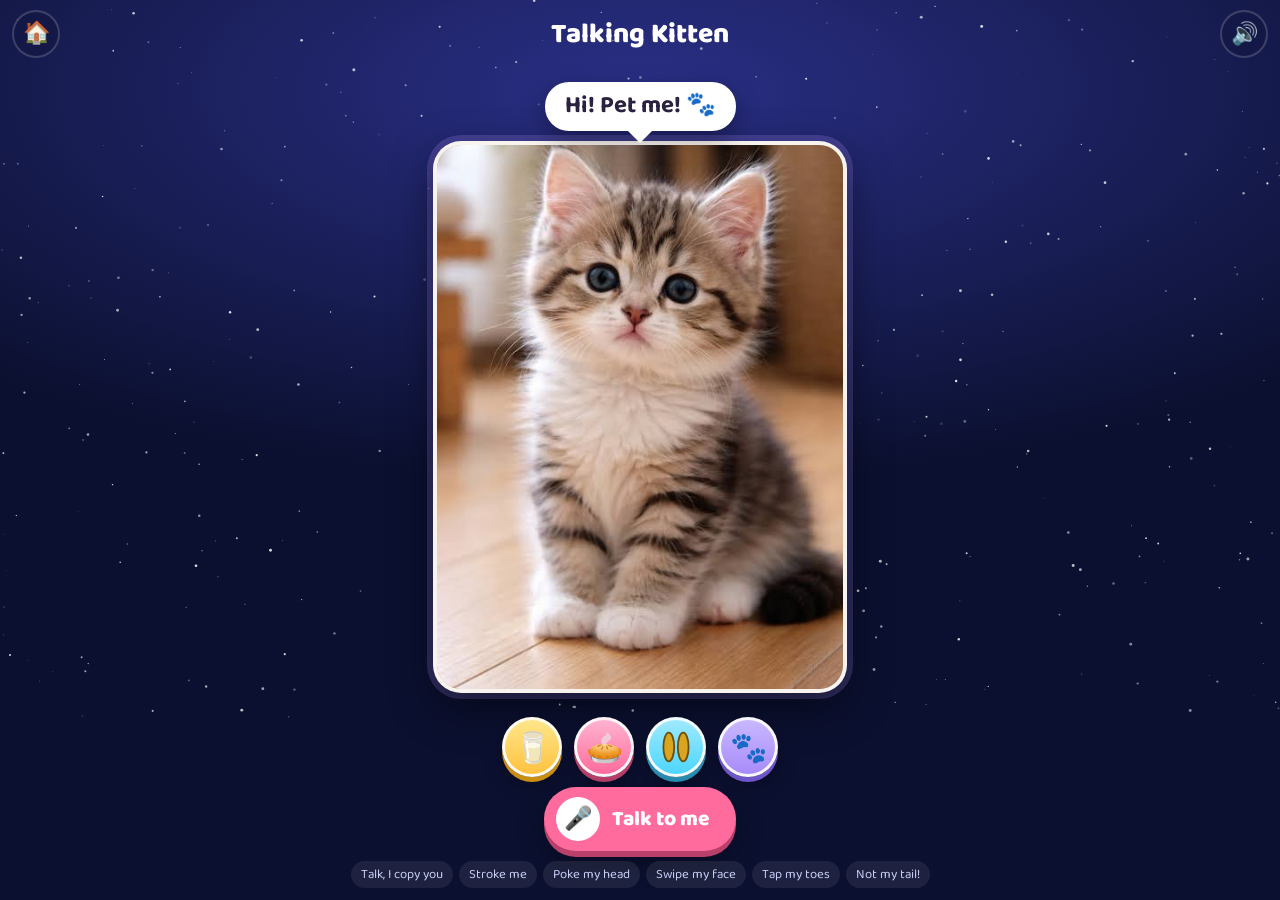
<file: apps/kitten.html>
<!DOCTYPE html>
<html lang="en">
<head>
<meta charset="UTF-8">
<meta name="viewport" content="width=device-width, initial-scale=1, viewport-fit=cover, user-scalable=no">
<title>Talking Kitten - Star Kids</title>
<meta name="theme-color" content="#0b1030">
<link rel="manifest" href="../manifest.json">
<link rel="icon" type="image/png" href="../assets/icons/icon-192.png">
<link rel="apple-touch-icon" href="../assets/icons/apple-touch-icon.png">
<meta name="apple-mobile-web-app-capable" content="yes">
<link rel="preload" as="image" href="../assets/kitten/kitten-sit.png">
<link rel="preconnect" href="https://fonts.googleapis.com">
<link rel="preconnect" href="https://fonts.gstatic.com" crossorigin>
<link href="https://fonts.googleapis.com/css2?family=Baloo+2:wght@500;700;800&display=swap" rel="stylesheet">
<style>
  :root{--bg:#0b1030;--ink:#fff;--soft:#c9cdf5;--yellow:#ffd23f;--pink:#ff6b9d;--cyan:#4dd6ff;--green:#7ae582;--purple:#a78bfa;
        --font:"Baloo 2","Chalkboard SE","Comic Sans MS","Trebuchet MS",system-ui,sans-serif;--vh:100vh}
  @supports (height:100dvh){:root{--vh:100dvh}}
  *{box-sizing:border-box;-webkit-tap-highlight-color:transparent;-webkit-user-select:none;user-select:none}
  html,body{margin:0;height:100%;overflow:hidden;background:var(--bg);color:var(--ink);font-family:var(--font);overscroll-behavior:none}
  body{background:radial-gradient(120% 70% at 50% 10%,#2a2f86 0%,var(--bg) 62%)}
  img{-webkit-user-drag:none;user-drag:none}
  #sky{position:fixed;inset:0;width:100%;height:100%;pointer-events:none}
  .app{position:relative;height:var(--vh);display:flex;flex-direction:column;align-items:center;
       padding:calc(env(safe-area-inset-top) + 10px) 12px calc(env(safe-area-inset-bottom) + 12px)}
  .top{width:100%;display:flex;align-items:center;justify-content:space-between;gap:8px;z-index:3}
  .btn{width:48px;height:48px;border-radius:50%;border:2px solid rgba(255,255,255,.18);background:rgba(20,24,70,.78);color:#fff;
       font-size:22px;display:grid;place-items:center;text-decoration:none;cursor:pointer}
  .btn:active{transform:scale(.92)}
  .title{font-weight:800;font-size:clamp(20px,5.5vw,28px)}
  .stage{position:relative;flex:1;width:100%;display:flex;flex-direction:column;align-items:center;justify-content:center;min-height:0;gap:10px}
  .bubble{position:relative;z-index:4;max-width:min(90vw,460px);min-height:48px;padding:10px 20px;border-radius:24px;background:#fff;color:#2b2140;
          font-size:clamp(18px,5vw,24px);font-weight:700;text-align:center;line-height:1.2;box-shadow:0 8px 24px rgba(0,0,0,.35);
          transform:scale(.6);opacity:0;transition:transform .25s cubic-bezier(.3,1.6,.6,1),opacity .2s}
  .bubble.show{transform:scale(1);opacity:1}
  .bubble::after{content:"";position:absolute;left:50%;bottom:-12px;margin-left:-12px;border:12px solid transparent;border-bottom:0;border-top-color:#fff}

  /* ----- the photo kitten ----- */
  .kitwrap{position:relative;width:min(86vw,calc(var(--vh)*.46),420px);aspect-ratio:3/4;flex:none}
  #frame{position:absolute;inset:0;border-radius:28px;overflow:hidden;background:#cbb193;touch-action:none;cursor:pointer;
         border:4px solid rgba(255,255,255,.85);box-shadow:0 14px 40px rgba(0,0,0,.5),0 0 0 6px rgba(167,139,250,.25)}
  #rig{position:absolute;inset:0;transform-origin:50% 95%}
  #breathe{position:absolute;inset:0;transform:scale(1.05);transform-origin:50% 90%;animation:breathe 3.6s ease-in-out infinite}
  .pose{position:absolute;inset:0;width:100%;height:100%;object-fit:cover;opacity:0;transition:opacity .28s}
  .pose.on{opacity:1}
  .ov{position:absolute;pointer-events:none}
  .lid{border-radius:50%;overflow:hidden;clip-path:inset(0 0 100% 0);transition:clip-path .07s linear;
       -webkit-mask-image:radial-gradient(closest-side,#000 72%,transparent 100%);mask-image:radial-gradient(closest-side,#000 72%,transparent 100%)}
  .lid i{position:absolute;inset:0;background-repeat:no-repeat}
  .lash{opacity:0;transition:opacity .07s}
  .lash i{position:absolute;inset:0;border-bottom:solid rgba(45,28,28,.85);border-radius:0 0 50% 50%/0 0 100% 100%}
  #kit.shut .lid,#kit.blink .lid{clip-path:inset(0 0 0 0)}
  #kit.shut .lash,#kit.blink .lash{opacity:1}
  #mouth{transform-origin:50% 0;opacity:0}
  #mouth i{position:absolute;inset:0;border-radius:42% 42% 50% 50%/30% 30% 70% 70%;
           background:radial-gradient(70% 55% at 50% 90%,#ff8fae 0 45%,transparent 47%),radial-gradient(closest-side,#4a1324 70%,#7a2f42 92%,transparent 100%);
           filter:blur(.4px)}
  #mouth.lick i{animation:lick .35s ease-in-out 3;background:radial-gradient(60% 70% at 50% 75%,#ff8fae 0 60%,transparent 62%),radial-gradient(closest-side,#4a1324 60%,transparent 100%)}
  @keyframes lick{0%,100%{transform:translateY(0) scaleY(.7)}50%{transform:translateY(18%) scaleY(1.1)}}
  #mustache{opacity:0;transition:opacity .4s;background:radial-gradient(50% 50% at 30% 50%,#fffef8 0 55%,transparent 75%),radial-gradient(50% 50% at 70% 50%,#fffef8 0 55%,transparent 75%);filter:blur(.6px)}
  #mustache.on{opacity:.95}
  #splat{opacity:0;transform:scale(.3);transition:opacity .15s,transform .2s cubic-bezier(.3,1.6,.6,1)}
  #splat.on{opacity:1;transform:scale(1)}
  #splat.drip{opacity:0;transform:translateY(25%) scale(1,1.15);transition:opacity .7s,transform .8s ease-in}
  #pie{opacity:0}
  #pie.fly{animation:pieFly .38s cubic-bezier(.5,0,.9,.6) forwards}
  @keyframes pieFly{0%{opacity:1;transform:translate(140%,260%) scale(.5) rotate(40deg)}100%{opacity:1;transform:translate(0,0) scale(1.15) rotate(-6deg)}}
  #milk{opacity:0;transform:translateY(160%) rotate(0);transition:transform .45s cubic-bezier(.3,1.3,.6,1),opacity .2s;transform-origin:50% 80%}
  #milk.up{opacity:1;transform:translateY(0) rotate(-28deg)}
  #cymbals{opacity:0}
  #cymbals.on{opacity:1}
  #cymbals .cL{animation:clapL .55s ease-in-out}#cymbals .cR{animation:clapR .55s ease-in-out}
  @keyframes clapL{0%{transform:translateX(-90%) rotate(-25deg)}40%{transform:translateX(-4%) rotate(0)}100%{transform:translateX(-90%) rotate(-25deg)}}
  @keyframes clapR{0%{transform:translateX(90%) rotate(25deg)}40%{transform:translateX(4%) rotate(0)}100%{transform:translateX(90%) rotate(25deg)}}
  #rays{opacity:0;transform:scale(.4)}
  #rays.on{animation:rays .6s ease-out}
  @keyframes rays{0%{opacity:0;transform:scale(.4)}25%{opacity:1}100%{opacity:0;transform:scale(1.5)}}
  #scratch{position:absolute;inset:0;width:100%;height:100%;pointer-events:none;opacity:0;transition:opacity .5s}
  #scratch.on{opacity:1;transition:none}
  #scratch path{stroke-dasharray:140;stroke-dashoffset:140}
  #scratch.on path{animation:claw .18s ease-out forwards}
  #scratch.on path:nth-child(2){animation-delay:.04s}#scratch.on path:nth-child(3){animation-delay:.08s}#scratch.on path:nth-child(4){animation-delay:.12s}
  #scratch.on .g2 path{animation-delay:.55s}#scratch.on .g2 path:nth-child(2){animation-delay:.59s}#scratch.on .g2 path:nth-child(3){animation-delay:.63s}
  @keyframes claw{to{stroke-dashoffset:0}}
  #dizzy{opacity:0;transition:opacity .2s}
  #dizzy.on{opacity:1}
  #dizzy .orb{position:absolute;inset:0;animation:orbit 1s linear infinite;transform-style:preserve-3d}
  #dizzy span{position:absolute;font-size:min(7vw,30px);transform:translate(-50%,-50%)}
  @keyframes orbit{to{transform:rotate(360deg)}}

  @keyframes breathe{0%,100%{transform:scale(1.05)}50%{transform:scale(1.062,1.058)}}
  @keyframes sway{0%,100%{transform:rotate(0)}25%{transform:rotate(-2.5deg)}75%{transform:rotate(2.5deg)}}
  @keyframes bonk{0%,100%{transform:scale(1)}18%{transform:scale(1.05,.9)}40%{transform:scale(.97,1.04)}60%{transform:rotate(-3deg)}80%{transform:rotate(3deg)}}
  @keyframes oof{0%,100%{transform:scale(1)}20%{transform:scale(1.07,.9)}45%{transform:scale(.96,1.04)}70%{transform:scale(1.02,.98)}}
  @keyframes hop{0%,100%{transform:translateY(0)}35%{transform:translateY(-9%)}55%{transform:translateY(0) scale(1.04,.95)}75%{transform:translateY(-3%)}}
  @keyframes shake{0%,100%{transform:translateX(0)}15%{transform:translateX(-4%)}30%{transform:translateX(4%)}45%{transform:translateX(-3%)}60%{transform:translateX(3%)}75%{transform:translateX(-2%)}}
  @keyframes knockL{0%{transform:none}18%{transform:translateX(-14%) rotate(-16deg)}45%{transform:translateX(4%) rotate(5deg)}65%{transform:rotate(-3deg)}85%{transform:rotate(2deg)}100%{transform:none}}
  @keyframes knockR{0%{transform:none}18%{transform:translateX(14%) rotate(16deg)}45%{transform:translateX(-4%) rotate(-5deg)}65%{transform:rotate(3deg)}85%{transform:rotate(-2deg)}100%{transform:none}}
  @keyframes flinch{0%,100%{transform:scale(1)}20%{transform:scale(.94) translateY(3%)}}
  @keyframes bob{0%,100%{transform:translateY(0)}50%{transform:translateY(-1.2%) rotate(.6deg)}}
  @keyframes frameShake{0%,100%{transform:none}25%{transform:translate(-6px,3px)}50%{transform:translate(6px,-3px)}75%{transform:translate(-4px,2px)}}
  #rig.sway{animation:sway .55s ease-in-out 4}
  #rig.bonk{animation:bonk .8s ease-out}
  #rig.oof{animation:oof .7s ease-out}
  #rig.hop{animation:hop .75s ease-out}
  #rig.shake{animation:shake .5s ease-in-out 2}
  #rig.knockL{animation:knockL 1.1s ease-out}#rig.knockR{animation:knockR 1.1s ease-out}
  #rig.flinch{animation:flinch .45s ease-out}
  #rig.bob{animation:bob .32s ease-in-out infinite}
  .kitwrap.quake{animation:frameShake .3s linear 2}
  #fx{position:absolute;inset:0;pointer-events:none;overflow:visible;z-index:5}
  .pop{position:absolute;font-size:30px;animation:floatUp 1.4s ease-out forwards;transform:translate(-50%,-50%)}
  @keyframes floatUp{0%{opacity:0;transform:translate(-50%,-50%) scale(.4)}15%{opacity:1;transform:translate(-50%,-70%) scale(1.1)}
                     100%{opacity:0;transform:translate(calc(-50% + var(--dx)),-260%) scale(.9)}}

  /* ----- buttons ----- */
  .bottom{width:100%;display:flex;flex-direction:column;align-items:center;gap:10px;z-index:3}
  .acts{display:flex;gap:12px;justify-content:center}
  .act{width:60px;height:60px;border-radius:50%;border:3px solid rgba(255,255,255,.9);background:linear-gradient(#ffe68a,#ffc23f);
       box-shadow:0 5px 0 #c98e12,0 8px 18px rgba(0,0,0,.35);font-size:30px;display:grid;place-items:center;cursor:pointer;padding:0}
  .act:nth-child(2){background:linear-gradient(#ffb3cf,#ff6b9d);box-shadow:0 5px 0 #b8406a,0 8px 18px rgba(0,0,0,.35)}
  .act:nth-child(3){background:linear-gradient(#9fe9ff,#4dd6ff);box-shadow:0 5px 0 #2a8fb3,0 8px 18px rgba(0,0,0,.35)}
  .act:nth-child(4){background:linear-gradient(#c9b8ff,#a78bfa);box-shadow:0 5px 0 #6e55c9,0 8px 18px rgba(0,0,0,.35)}
  .act:active{transform:translateY(4px);box-shadow:0 1px 0 rgba(0,0,0,.3)}
  .act svg{width:36px;height:36px}
  .mic{display:flex;align-items:center;gap:12px;padding:10px 26px 10px 12px;border:0;border-radius:999px;font:800 21px var(--font);
       background:var(--pink);color:#fff;box-shadow:0 6px 0 #b8406a,0 10px 26px rgba(0,0,0,.4);cursor:pointer}
  .mic:active{transform:translateY(4px);box-shadow:0 2px 0 #b8406a}
  .mic i{width:44px;height:44px;border-radius:50%;background:#fff;display:grid;place-items:center;font-style:normal;font-size:23px}
  .mic.on{background:var(--green);color:#10331a;box-shadow:0 6px 0 #48a95a,0 10px 26px rgba(0,0,0,.4)}
  .mic.on i{animation:ping 1.2s ease-out infinite}
  @keyframes ping{0%{box-shadow:0 0 0 0 rgba(255,255,255,.8)}100%{box-shadow:0 0 0 16px rgba(255,255,255,0)}}
  .tips{display:flex;flex-wrap:wrap;justify-content:center;gap:6px;font-size:13px;color:var(--soft)}
  .tips span{padding:3px 10px;border-radius:999px;background:rgba(255,255,255,.08)}
  @media (max-height:700px){.tips{display:none}}
  @media (orientation:landscape) and (max-height:560px){
    .app{flex-direction:row;flex-wrap:wrap;align-content:flex-start}
    .top{flex:0 0 100%}
    .stage{flex:1;height:calc(100% - 60px);flex-direction:row}
    .kitwrap{width:calc((var(--vh) - 90px)*.75)}
    .bubble{position:absolute;top:4px;right:0;max-width:30vw}
    .bottom{width:auto;height:calc(100% - 60px);justify-content:center}
    .acts{display:grid;grid-template-columns:1fr 1fr}
  }
  @media (prefers-reduced-motion:reduce){*{animation:none!important}}
</style>
</head>
<body>
<canvas id="sky" aria-hidden="true"></canvas>
<div class="app">
  <div class="top">
    <a class="btn" href="../index.html" aria-label="Home">🏠</a>
    <div class="title">Talking Kitten</div>
    <button class="btn" id="soundBtn" aria-label="Sound on or off">🔊</button>
  </div>

  <div class="stage">
    <div class="bubble" id="bubble">Hi! Pet me! 🐾</div>
    <div class="kitwrap" id="kitwrap">
      <div id="frame" role="img" aria-label="Kitten">
        <div id="rig"><div id="breathe">
          <div id="kit">
            <img class="pose on" data-pose="sit" src="../assets/kitten/kitten-sit.png" alt="" draggable="false">
            <img class="pose" data-pose="tilt" src="../assets/kitten/kitten-tilt.png" alt="" draggable="false">
            <img class="pose" data-pose="face" src="../assets/kitten/kitten-face.png" alt="" draggable="false">
            <div class="ov lid" id="lidL"><i></i></div><div class="ov lid" id="lidR"><i></i></div>
            <div class="ov lash" id="lashL"><i></i></div><div class="ov lash" id="lashR"><i></i></div>
            <div class="ov" id="mouth"><i></i></div>
            <div class="ov" id="mustache"></div>
            <svg class="ov" id="splat" viewBox="0 0 200 200" aria-hidden="true">
              <path d="M100 18c14 0 18 18 30 14s26-8 30 6-8 22 2 32 30 8 28 26-22 14-24 26 16 26 2 36-26-4-36 6-6 26-24 26-18-16-30-14-24 14-34 2 4-24-6-34-30-6-30-24 22-16 20-28-18-22-6-32 26 2 34-8S84 18 100 18z" fill="#fff6e8"/>
              <path d="M70 168c0 14 6 24 10 24s6-10 6-22M126 164c0 18 6 30 11 30s5-14 4-28" fill="#fff6e8"/>
              <ellipse cx="80" cy="80" rx="20" ry="12" fill="#fff" opacity=".9"/>
              <circle cx="132" cy="120" r="7" fill="#e34b6a"/><circle cx="60" cy="126" r="5" fill="#e34b6a"/><circle cx="118" cy="60" r="5" fill="#e34b6a"/>
              <circle cx="100" cy="100" r="9" fill="#e34b6a"/>
            </svg>
            <div class="ov" id="dizzy"><div class="orb"><span style="left:50%;top:0">💫</span><span style="left:100%;top:50%">⭐</span><span style="left:50%;top:100%">💫</span><span style="left:0;top:50%">⭐</span></div></div>
          </div>
        </div></div>
        <!-- props live outside the rig so they don't wobble with the kitten -->
        <svg class="ov" id="pie" viewBox="0 0 120 80" aria-hidden="true">
          <ellipse cx="60" cy="52" rx="56" ry="22" fill="#c98a3c"/><ellipse cx="60" cy="44" rx="56" ry="22" fill="#e7b86a"/>
          <path d="M8 40c6-26 98-26 104 0-10 12-94 12-104 0z" fill="#fff6e8"/><circle cx="60" cy="24" r="8" fill="#e34b6a"/>
        </svg>
        <svg class="ov" id="milk" viewBox="0 0 60 90" aria-hidden="true">
          <path d="M6 6h48l-6 80H12z" fill="rgba(255,255,255,.35)" stroke="#fff" stroke-width="3" stroke-linejoin="round"/>
          <path d="M9 26h42l-4.6 57H13.6z" fill="#fffef8"/><path d="M12 12v60" stroke="#fff" stroke-width="3" stroke-linecap="round" opacity=".7"/>
        </svg>
        <div class="ov" id="cymbals">
          <svg class="cL" viewBox="0 0 100 100" style="position:absolute;left:0;top:0;width:50%;height:100%" aria-hidden="true">
            <ellipse cx="60" cy="50" rx="14" ry="46" fill="#d9a520" stroke="#8a6410" stroke-width="3"/><ellipse cx="62" cy="50" rx="5" ry="10" fill="#8a6410"/><path d="M58 20q6 30 0 60" stroke="#fff3b0" stroke-width="3" fill="none"/></svg>
          <svg class="cR" viewBox="0 0 100 100" style="position:absolute;right:0;top:0;width:50%;height:100%" aria-hidden="true">
            <ellipse cx="40" cy="50" rx="14" ry="46" fill="#d9a520" stroke="#8a6410" stroke-width="3"/><ellipse cx="38" cy="50" rx="5" ry="10" fill="#8a6410"/><path d="M42 20q-6 30 0 60" stroke="#fff3b0" stroke-width="3" fill="none"/></svg>
        </div>
        <svg class="ov" id="rays" viewBox="0 0 100 100" aria-hidden="true">
          <g stroke="#ffd23f" stroke-width="5" stroke-linecap="round"><path d="M50 4v16M50 80v16M4 50h16M80 50h16M17 17l11 11M72 72l11 11M83 17L72 28M17 83l11-11"/></g></svg>
        <svg id="scratch" viewBox="0 0 100 133" preserveAspectRatio="none" aria-hidden="true">
          <g fill="none" stroke-linecap="round">
            <g stroke="rgba(255,255,255,.95)" stroke-width="2.2"><path d="M18 12 L58 70"/><path d="M27 8 L67 66"/><path d="M36 5 L76 62"/><path d="M45 3 L84 58"/></g>
            <g class="g2" stroke="rgba(255,255,255,.95)" stroke-width="2.2"><path d="M20 78 L62 126"/><path d="M30 74 L72 122"/><path d="M40 71 L80 116"/></g>
          </g>
        </svg>
      </div>
      <div id="fx"></div>
    </div>
  </div>

  <div class="bottom">
    <div class="acts">
      <button class="act" id="bMilk" aria-label="Give milk" title="Milk">🥛</button>
      <button class="act" id="bPie" aria-label="Throw a pie" title="Pie">🥧</button>
      <button class="act" id="bCym" aria-label="Crash the cymbals" title="Cymbals">
        <svg viewBox="0 0 40 40"><ellipse cx="12" cy="20" rx="6" ry="16" fill="#d9a520" stroke="#6b4d0c" stroke-width="2"/><ellipse cx="28" cy="20" rx="6" ry="16" fill="#d9a520" stroke="#6b4d0c" stroke-width="2"/></svg>
      </button>
      <button class="act" id="bScratch" aria-label="Scratch the screen" title="Scratch">🐾</button>
    </div>
    <button class="mic" id="micBtn"><i>🎤</i><span id="micText">Talk to me</span></button>
    <div class="tips"><span>Talk, I copy you</span><span>Stroke me</span><span>Poke my head</span><span>Swipe my face</span><span>Tap my toes</span><span>Not my tail!</span></div>
  </div>
</div>

<script>
/* ================= sound engine (all made in code) ================= */
let AC=null,OUT=null,soundOn=true,noiseBuf=null;
try{soundOn=localStorage.getItem('sk-kitten-sound')!=='off';}catch(_){}
function ac(){if(!AC){const C=window.AudioContext||window.webkitAudioContext;if(!C)return null;AC=new C();OUT=AC.createGain();OUT.gain.value=.9;OUT.connect(AC.destination);}
  if(AC.state==='suspended')AC.resume();return AC;}
function noise(){if(noiseBuf)return noiseBuf;const c=ac(),len=c.sampleRate*2;noiseBuf=c.createBuffer(1,len,c.sampleRate);const d=noiseBuf.getChannelData(0);
  for(let i=0;i<len;i++)d[i]=Math.random()*2-1;return noiseBuf;}
function env(g,t,a,peak,hold,rel){g.gain.setValueAtTime(0,t);g.gain.linearRampToValueAtTime(peak,t+a);g.gain.setValueAtTime(peak,t+a+hold);g.gain.linearRampToValueAtTime(0,t+a+hold+rel);}
function snd(){const c=ac();return c&&soundOn?c:null;}
// a burst of filtered noise
function hiss(c,t,type,freq,q,a,peak,hold,rel,sweepTo){const s=c.createBufferSource();s.buffer=noise();s.loop=true;const f=c.createBiquadFilter();f.type=type;f.frequency.setValueAtTime(freq,t);f.Q.value=q;
  if(sweepTo)f.frequency.linearRampToValueAtTime(sweepTo,t+a+hold+rel);const g=c.createGain();env(g,t,a,peak,hold,rel);s.connect(f);f.connect(g);g.connect(OUT);s.start(t,Math.random());s.stop(t+a+hold+rel+.05);}
// a cat "mew" shaped by a moving formant
function mew(c,t,f0,f1,f2,dur,vol){const o=c.createOscillator();o.type='sawtooth';o.frequency.setValueAtTime(f0,t);o.frequency.linearRampToValueAtTime(f1,t+dur*.25);o.frequency.linearRampToValueAtTime(f2,t+dur);
  const vib=c.createOscillator(),vg=c.createGain();vib.frequency.value=7;vg.gain.value=f1*.015;vib.connect(vg);vg.connect(o.frequency);
  const f=c.createBiquadFilter();f.type='bandpass';f.Q.value=3;f.frequency.setValueAtTime(1000,t);f.frequency.linearRampToValueAtTime(2300,t+dur*.28);f.frequency.linearRampToValueAtTime(900,t+dur);
  const g=c.createGain();env(g,t,.04,vol,dur*.45,dur*.5);o.connect(f);f.connect(g);g.connect(OUT);o.start(t);vib.start(t);o.stop(t+dur+.1);vib.stop(t+dur+.1);}

function purrSound(){const c=snd();if(!c)return;const t=c.currentTime,dur=1.9;
  const src=c.createBufferSource();src.buffer=noise();src.loop=true;const lp=c.createBiquadFilter();lp.type='lowpass';lp.frequency.value=280;
  const am=c.createGain();am.gain.value=.5;const lfo=c.createOscillator();lfo.frequency.value=25;const lg=c.createGain();lg.gain.value=.5;lfo.connect(lg);lg.connect(am.gain);
  const g=c.createGain();env(g,t,.25,1.4,dur-.6,.35);src.connect(lp);lp.connect(am);am.connect(g);g.connect(OUT);
  const o=c.createOscillator();o.frequency.value=46;const og=c.createGain();og.gain.value=.25;o.connect(og);og.connect(am);
  [src,lfo,o].forEach(n=>{n.start(t);n.stop(t+dur+.1);});}
function meowSound(){const c=snd();if(c)mew(c,c.currentTime,620,980,560,.75,.55);}
function ouchSound(){const c=snd();if(!c)return;const t=c.currentTime;hiss(c,t,'lowpass',500,1,.005,.7,.02,.08);mew(c,t+.06,900,1400,700,.45,.5);}
function oofSound(){const c=snd();if(!c)return;const t=c.currentTime;hiss(c,t,'lowpass',400,1,.005,.8,.03,.12);
  const o=c.createOscillator();o.type='sawtooth';o.frequency.setValueAtTime(260,t);o.frequency.exponentialRampToValueAtTime(90,t+.3);
  const f=c.createBiquadFilter();f.type='lowpass';f.frequency.value=900;const g=c.createGain();env(g,t,.02,.45,.12,.18);o.connect(f);f.connect(g);g.connect(OUT);o.start(t);o.stop(t+.4);}
function toesSound(){const c=snd();if(!c)return;const t=c.currentTime;mew(c,t,1000,1500,1200,.25,.45);mew(c,t+.3,1100,1600,800,.35,.45);}
function hissSound(){const c=snd();if(!c)return;const t=c.currentTime;hiss(c,t,'highpass',2600,1,.04,.45,.5,.35);
  const o=c.createOscillator();o.type='sawtooth';o.frequency.value=105;const lp=c.createBiquadFilter();lp.type='lowpass';lp.frequency.value=500;
  const gg=c.createGain();env(gg,t+.05,.08,.22,.4,.3);o.connect(lp);lp.connect(gg);gg.connect(OUT);o.start(t);o.stop(t+1);}
function boingSound(t0){const c=snd();if(!c)return;const t=t0||c.currentTime;const o=c.createOscillator();o.type='sine';o.frequency.setValueAtTime(900,t);o.frequency.exponentialRampToValueAtTime(220,t+.9);
  const v=c.createOscillator(),vg=c.createGain();v.frequency.setValueAtTime(14,t);v.frequency.linearRampToValueAtTime(4,t+.9);vg.gain.value=60;v.connect(vg);vg.connect(o.frequency);
  const g=c.createGain();env(g,t,.01,.3,.5,.4);o.connect(g);g.connect(OUT);o.start(t);v.start(t);o.stop(t+1);v.stop(t+1);}
function whooshSound(){const c=snd();if(!c)return;const t=c.currentTime;hiss(c,t,'bandpass',400,1.5,.08,.6,.02,.1,3000);hiss(c,t+.18,'bandpass',1800,.8,.002,.9,.01,.06);boingSound(t+.25);}
function slurpSound(){const c=snd();if(!c)return;const t=c.currentTime;
  for(let k=0;k<3;k++){hiss(c,t+k*.35,'bandpass',600,7,.03,.7,.08,.08,1700);}
  const o=c.createOscillator();o.frequency.setValueAtTime(320,t+1.15);o.frequency.exponentialRampToValueAtTime(120,t+1.3);const g=c.createGain();env(g,t+1.15,.01,.5,.05,.08);o.connect(g);g.connect(OUT);o.start(t+1.15);o.stop(t+1.4);
  mew(c,t+1.5,700,1000,900,.5,.35);}
function splatSound(t0){const c=snd();if(!c)return;const t=t0||c.currentTime;hiss(c,t,'lowpass',900,1,.004,1,.04,.25,200);
  const o=c.createOscillator();o.frequency.setValueAtTime(140,t);o.frequency.exponentialRampToValueAtTime(50,t+.25);const g=c.createGain();env(g,t,.005,.6,.05,.2);o.connect(g);g.connect(OUT);o.start(t);o.stop(t+.35);}
function crashSound(t0){const c=snd();if(!c)return;const t=t0||c.currentTime;
  const s=c.createBufferSource();s.buffer=noise();s.loop=true;const hp=c.createBiquadFilter();hp.type='highpass';hp.frequency.value=4500;const g=c.createGain();
  g.gain.setValueAtTime(0,t);g.gain.linearRampToValueAtTime(.8,t+.004);g.gain.exponentialRampToValueAtTime(.001,t+1.8);s.connect(hp);hp.connect(g);g.connect(OUT);s.start(t);s.stop(t+1.9);
  [587,845,1203,1529,2210].forEach((f,k)=>{const o=c.createOscillator();o.type='square';o.frequency.value=f;const og=c.createGain();og.gain.setValueAtTime(.035,t);og.gain.exponentialRampToValueAtTime(.0005,t+1.1+k*.1);
    const bp=c.createBiquadFilter();bp.type='bandpass';bp.frequency.value=f*3;o.connect(bp);bp.connect(og);og.connect(OUT);o.start(t);o.stop(t+1.4);});}
function scratchSound(){const c=snd();if(!c)return;const t=c.currentTime;[0,.55].forEach(d=>{for(let k=0;k<2;k++)hiss(c,t+d+k*.1,'bandpass',1800,2.5,.01,.55,.1,.06,3800);});}
function playSound(){const c=snd();if(!c)return;const t=c.currentTime;
  [1046,1318,1568].forEach((f,k)=>{const o=c.createOscillator();o.frequency.value=f;const g=c.createGain();g.gain.setValueAtTime(0,t+k*.08);
    g.gain.linearRampToValueAtTime(.18,t+.01+k*.08);g.gain.exponentialRampToValueAtTime(.0001,t+.45+k*.08);o.connect(g);g.connect(OUT);o.start(t+k*.08);o.stop(t+.6+k*.08);});}

/* ================= the photo kitten =================
   Three photos are used as poses. For each one we know (in the photo's own pixels) where the
   eyes, nose and mouth are, so fur-coloured eyelids, a mouth and props can sit on top of the photo. */
const $=id=>document.getElementById(id);
const frame=$('frame'),rig=$('rig'),kit=$('kit'),fx=$('fx'),bubble=$('bubble'),kitwrap=$('kitwrap');
const POSES={
  sit :{w:480,h:639,eyes:[[198,177],[286,188]],er:18,nose:[236,216],mouth:[233,236],top:[245,62],chest:[235,340],
        head:[245,170,145,135],belly:[230,395,105,95],feet:[[155,555,48],[238,565,52],[335,535,42]],tail:[425,525,58,45]},
  tilt:{w:495,h:619,eyes:[[236,194],[320,244]],er:21,nose:[258,256],mouth:[247,276],top:[300,52],chest:[245,380],
        head:[300,190,170,160],belly:[245,445,115,100],feet:[[145,585,48],[255,598,48],[345,545,40]],tail:null},
  face:{w:447,h:447,eyes:[[165,197],[293,197]],er:30,nose:[228,268],mouth:[228,291],top:[228,40],chest:[228,420],
        head:[224,240,230,230],belly:null,feet:[],tail:null}
};
const BASE=1.05; // #breathe zooms in a little so wobbles never show the frame's edge
let pose='sit',M=null;
function measure(){const P=POSES[pose],W=frame.clientWidth,H=frame.clientHeight,s=Math.max(W/P.w,H/P.h);
  M={P,W,H,s,ox:(W-P.w*s)/2,oy:(H-P.h*s)/2};return M;}
const map=(x,y)=>[M.ox+x*M.s,M.oy+y*M.s];
function place(el,cx,cy,w,h,rot){Object.assign(el.style,{left:(cx-w/2)+'px',top:(cy-h/2)+'px',width:w+'px',height:h+'px',transform:rot?`rotate(${rot}rad)`:''});}
function layout(){
  measure();const P=M.P,s=M.s,[e1,e2]=P.eyes,rot=Math.atan2(e2[1]-e1[1],e2[0]-e1[0]),eyeD=Math.hypot(e2[0]-e1[0],e2[1]-e1[1])*s,er=P.er*s;
  const src=kit.querySelector(`.pose[data-pose="${pose}"]`).getAttribute('src');
  [[e1,'L'],[e2,'R']].forEach(([e,k])=>{
    const [cx,cy]=map(e[0],e[1]),D=er*2.5;
    const lid=$('lid'+k);place(lid,cx,cy,D*1.15,D,0);
    // the eyelid shows the fur just above the eye, slid down over it
    const up=P.er*2.1,qx=e[0]+Math.sin(rot)*up,qy=e[1]-Math.cos(rot)*up,i=lid.firstElementChild;
    Object.assign(i.style,{backgroundImage:`url(${src})`,backgroundSize:`${P.w*s}px ${P.h*s}px`,backgroundPosition:`${D*1.15/2-qx*s}px ${D/2-qy*s}px`});
    const lash=$('lash'+k);place(lash,cx+Math.sin(-rot)*0,cy+er*.05,er*1.9,er*.7,rot);lash.firstElementChild.style.borderBottomWidth=Math.max(2,er*.16)+'px';
  });
  const [mx,my]=map(P.mouth[0],P.mouth[1]),mw=eyeD*.42,mh=eyeD*.4;
  const mouth=$('mouth');Object.assign(mouth.style,{left:(mx-mw/2)+'px',top:(my-mh*.12)+'px',width:mw+'px',height:mh+'px'});mouth.dataset.rot=rot;setMouth(mouthV);
  const [nx,ny]=map(P.nose[0],P.nose[1]);place($('mustache'),nx,ny+eyeD*.2,eyeD*.75,eyeD*.22,rot);
  place($('splat'),nx,ny-eyeD*.05,eyeD*1.75,eyeD*1.75,rot);
  const [tx,ty]=map(P.top[0],P.top[1]);place($('dizzy'),tx,ty,eyeD*1.9,eyeD*.55,rot);
  place($('pie'),nx,ny-eyeD*.1,eyeD*2.2,eyeD*1.45,0);
  const gw=eyeD*.85;place($('milk'),mx+eyeD*.3,my+gw*.78,gw,gw*1.5,0);
  const [chx,chy]=map(P.chest[0],P.chest[1]);place($('cymbals'),chx,chy,M.W*.9,eyeD*1.5,0);place($('rays'),chx,chy,eyeD*2.6,eyeD*2.6,0);
}
let mouthV=0;
function setMouth(v){mouthV=v;const m=$('mouth');m.style.opacity=v>.04?1:0;m.style.transform=`rotate(${m.dataset.rot||0}rad) scaleY(${.25+v*.75})`;}
function setPose(name){if(name===pose)return;pose=name;kit.querySelectorAll('.pose').forEach(p=>p.classList.toggle('on',p.dataset.pose===name));layout();}
addEventListener('resize',()=>requestAnimationFrame(layout));
if(window.ResizeObserver)new ResizeObserver(()=>layout()).observe(frame);
layout();

// blinking
(function blinkLoop(){setTimeout(()=>{if(!kit.classList.contains('shut')){kit.classList.add('blink');setTimeout(()=>kit.classList.remove('blink'),140);}blinkLoop();},2500+Math.random()*3500);})();

function say(text,ms){bubble.textContent=text;bubble.classList.add('show');clearTimeout(say.t);if(ms)say.t=setTimeout(()=>bubble.classList.remove('show'),ms);}
function pops(x,y,list,n){const r=fx.getBoundingClientRect();for(let i=0;i<n;i++){const s=document.createElement('div');s.className='pop';
  s.textContent=list[i%list.length];s.style.left=(x-r.left+(Math.random()*40-20))+'px';s.style.top=(y-r.top)+'px';s.style.setProperty('--dx',(Math.random()*90-45)+'px');
  s.style.animationDelay=(i*.12)+'s';fx.appendChild(s);setTimeout(()=>s.remove(),1400+i*120);}}
// screen point of a spot on the current photo (used for hearts, stars…)
function screenOf(pt){const r=frame.getBoundingClientRect(),[x,y]=map(pt[0],pt[1]);return[r.left+M.W/2+(x-M.W/2)*BASE,r.top+M.H/2+(y-M.H/2)*BASE];}

/* ================= reactions (Talking Tom style) ================= */
const RIG=['sway','bonk','oof','hop','shake','knockL','knockR','flinch','bob'];
let timers=[],busyUntil=0,mustacheT;
const later=(fn,ms)=>timers.push(setTimeout(fn,ms));
function rigDo(name){RIG.forEach(c=>rig.classList.remove(c));void rig.offsetWidth;if(name)rig.classList.add(name);}
function basePose(){return TB.on&&!talking?'tilt':'sit';}
function reset(){timers.forEach(clearTimeout);timers=[];rigDo(null);kit.classList.remove('shut');setMouth(0);$('mouth').classList.remove('lick');
  ['dizzy','splat','cymbals','milk','pie','rays','scratch'].forEach(id=>$(id).classList.remove('on','up','fly','drip'));kitwrap.classList.remove('quake');setPose(basePose());}
function run(name,ms){const now=performance.now();if(talking||now<busyUntil)return false;
  reset();if(name!=='milk'){clearTimeout(mustacheT);$('mustache').classList.remove('on');}
  busyUntil=now+Math.min(ms,1000);TB.ignoreUntil=now+ms+400;if(TB.state==='hearing'){TB.state='idle';TB.rec=[];} // don't copy the kitten's own sounds
  idleNext=now+15000;later(reset,ms);return true;}
const buzz=p=>{if(navigator.vibrate)navigator.vibrate(p);};

const ACT={
  purr(){if(!run('purr',2200))return;kit.classList.add('shut');rigDo('sway');purrSound();say('Purrrr… 😊',2000);const[x,y]=screenOf(M.P.top);pops(x,y+40,['💖','💕','✨'],5);buzz(20);},
  head(){if(!run('head',1500))return;rigDo('bonk');ouchSound();kit.classList.add('shut');later(()=>kit.classList.remove('shut'),450);
    setMouth(.6);later(()=>setMouth(0),450);$('dizzy').classList.add('on');say('Ow! My head! 💫',1500);buzz(30);},
  belly(x,y){if(!run('belly',1100))return;rigDo('oof');oofSound();setMouth(.8);later(()=>setMouth(0),400);kit.classList.add('shut');later(()=>kit.classList.remove('shut'),400);
    say('Oof! My tummy! 😵',1300);pops(x,y,['💨','✨'],2);buzz(25);},
  toes(x,y){if(!run('toes',1200))return;rigDo('hop');toesSound();setMouth(.7);later(()=>setMouth(0),650);say('Ouchie, my toes! 🐾',1400);pops(x,y,['⭐','✨'],3);buzz(20);},
  tail(x,y){if(!run('tail',1500))return;rigDo('shake');hissSound();setMouth(1);later(()=>setMouth(0),900);say('Hey! Not my tail! 😾',1600);pops(x,y,['💢','💢'],2);buzz([40,40,40]);},
  knock(dir){if(!run('knock',1900))return;rigDo('knock'+dir);whooshSound();later(()=>{kit.classList.add('shut');$('dizzy').classList.add('on');},200);
    later(()=>kit.classList.remove('shut'),1300);say('Whoa! Everything is spinning! 💫',1800);buzz([30,30,60]);},
  milk(){if(!run('milk',3000))return;setPose('sit');say('Milk! Yummy! 🥛',2800);$('milk').classList.add('up');
    later(()=>{$('mouth').classList.add('lick');setMouth(.55);slurpSound();},350);
    later(()=>{$('mouth').classList.remove('lick');setMouth(0);$('milk').classList.remove('up');$('mustache').classList.add('on');kit.classList.add('shut');rigDo('sway');},1450);
    later(()=>{const[x,y]=screenOf(M.P.top);pops(x,y+60,['💖','😋','✨'],3);},1500);
    mustacheT=setTimeout(()=>$('mustache').classList.remove('on'),9000);},
  pie(){if(!run('pie',3000))return;setPose('face');$('pie').classList.add('fly');
    later(()=>{splatSound();$('pie').classList.remove('fly');$('splat').classList.add('on');kit.classList.add('shut');rigDo('flinch');buzz(40);say('SPLAT! 🥧',1200);},380);
    later(()=>{rigDo('shake');meowSound();say('Hey! Silly! 😹',1300);},1300);
    later(()=>{$('splat').classList.add('drip');},1700);
    later(()=>{$('splat').classList.remove('on','drip');kit.classList.remove('shut');},2600);},
  cymbals(){if(!run('cymbals',1400))return;$('cymbals').classList.add('on');
    later(()=>{crashSound();$('rays').classList.add('on');kitwrap.classList.add('quake');kit.classList.add('shut');rigDo('flinch');buzz(50);say('CRASH! 🎶',1300);},220);
    later(()=>{kit.classList.remove('shut');$('cymbals').classList.remove('on');},560);
    later(()=>{setMouth(.5);playSound();},700);later(()=>setMouth(0),1100);},
  scratch(){if(!run('scratch',1800))return;setPose('sit');rigDo('bob');setMouth(.35);$('scratch').classList.add('on');scratchSound();say('Scratch, scratch! 🐾',1700);
    later(()=>{setMouth(0);rigDo(null);$('scratch').classList.remove('on');},1100);}
};

/* ---- touch: tap, stroke or swipe ---- */
function zoneAt(cx,cy){const r=frame.getBoundingClientRect(),P=M.P;
  const fx_=(cx-r.left)*(M.W/r.width),fy_=(cy-r.top)*(M.H/r.height);
  const x=((fx_-M.W/2)/BASE+M.W/2-M.ox)/M.s,y=((fy_-M.H/2)/BASE+M.H/2-M.oy)/M.s;
  const inE=(e)=>e&&((x-e[0])/e[2])**2+((y-e[1])/(e[3]||e[2]))**2<=1;
  if(inE(P.tail))return'tail';if(P.feet.some(inE))return'toes';if(inE(P.head))return'head';if(inE(P.belly))return'belly';return null;}
let g=null;
frame.addEventListener('pointerdown',e=>{ac();try{frame.setPointerCapture(e.pointerId);}catch(_){}
  g={x0:e.clientX,y0:e.clientY,x:e.clientX,y:e.clientY,t0:performance.now(),len:0,zone:zoneAt(e.clientX,e.clientY),done:false};});
frame.addEventListener('pointermove',e=>{if(!g)return;g.len+=Math.hypot(e.clientX-g.x,e.clientY-g.y);g.x=e.clientX;g.y=e.clientY;
  if(g.done)return;const dt=performance.now()-g.t0;
  if(g.zone==='tail'&&g.len>30){g.done=true;ACT.tail(g.x,g.y);}
  else if((g.zone==='head'||g.zone==='belly')&&g.len>140&&dt>300){g.done=true;ACT.purr();}});   // slow rubbing = stroking
const endG=e=>{if(!g)return;const d=g;g=null;if(d.done)return;const dt=performance.now()-d.t0,dx=d.x-d.x0,dist=Math.hypot(dx,d.y-d.y0);
  if(dist>70&&dt<350&&(d.zone==='head'||d.zone==='belly'||!d.zone)&&Math.abs(dx)>Math.abs(d.y-d.y0))ACT.knock(dx>0?'R':'L'); // quick swipe across the face
  else if(dist<22&&dt<600&&d.zone){if(d.zone==='head')ACT.head();else ACT[d.zone](d.x,d.y);}};
frame.addEventListener('pointerup',endG);frame.addEventListener('pointercancel',()=>{g=null;});

$('bMilk').onclick=()=>{ac();ACT.milk();};$('bPie').onclick=()=>{ac();ACT.pie();};
$('bCym').onclick=()=>{ac();ACT.cymbals();};$('bScratch').onclick=()=>{ac();ACT.scratch();};

// when nobody plays for a while, the kitten tilts its head curiously
let idleNext=performance.now()+12000;
setInterval(()=>{const now=performance.now();if(now<idleNext||talking||TB.on||now<busyUntil||pose!=='sit')return;
  idleNext=now+14000+Math.random()*8000;setPose('tilt');setTimeout(()=>{if(!TB.on&&!talking&&performance.now()>busyUntil)setPose('sit');},1800);},1000);

/* ================= talk-back: listens hands-free, repeats in YOUR voice, squeaky =================
   One tap on the mic turns it on. The kitten tilts its head while it listens, records while you talk,
   and when you stop it plays your own voice back faster and higher, moving its mouth.
   Works offline in every modern browser (no speech-to-text service needed). */
const micBtn=$('micBtn'),micText=$('micText');
const TB={on:false,stream:null,src:null,proc:null,mute:null,state:'idle', // idle | hearing | talking
  noise:.006,pre:[],rec:[],recLen:0,lastLoud:0,started:0,ignoreUntil:0,player:null};
const PITCH=1.55,      // how squeaky (1 = your normal voice)
      START_LVL=3.2,   // how much louder than the room you need to be
      SILENCE_MS=750,  // pause that ends a sentence
      MAX_MS=9000,     // longest recording
      MIN_MS=280,      // ignore tiny clicks
      PRE_BLOCKS=6;    // keep the start of the first word
let talking=false;
function setMic(on){micBtn.classList.toggle('on',on);micText.textContent=on?'Listening…':'Talk to me';if(performance.now()>busyUntil)setPose(basePose());}
function rms(buf){let s=0;for(let i=0;i<buf.length;i+=2)s+=buf[i]*buf[i];return Math.sqrt(s/(buf.length/2));}

async function startTalkBack(){
  const c=ac();if(!c){say('Sorry, this browser has no sound 😿',3000);return;}
  if(!navigator.mediaDevices||!navigator.mediaDevices.getUserMedia){say('Open me from a web address to talk 🎤',3500);return;}
  try{TB.stream=await navigator.mediaDevices.getUserMedia({audio:{echoCancellation:true,noiseSuppression:true,autoGainControl:true}});}
  catch(e){say('Please let me use the microphone 🎤',3500);return;}
  TB.src=c.createMediaStreamSource(TB.stream);
  TB.proc=c.createScriptProcessor(2048,1,1);TB.mute=c.createGain();TB.mute.gain.value=0;
  TB.src.connect(TB.proc);TB.proc.connect(TB.mute);TB.mute.connect(c.destination);
  TB.proc.onaudioprocess=onBlock;TB.on=true;TB.state='idle';TB.noise=.006;setMic(true);say("Say something! I'll copy you 👂",2600);
}
function stopTalkBack(){
  TB.on=false;TB.state='idle';
  try{TB.proc&&TB.proc.disconnect();TB.src&&TB.src.disconnect();TB.mute&&TB.mute.disconnect();}catch(_){}
  if(TB.stream)TB.stream.getTracks().forEach(t=>t.stop());TB.stream=null;
  if(TB.player)try{TB.player.stop();}catch(_){}
  talking=false;rigDo(null);setMouth(0);setMic(false);
}
function onBlock(e){
  if(!TB.on||TB.state==='talking')return;
  const inp=e.inputBuffer.getChannelData(0),blk=new Float32Array(inp),lvl=rms(blk),now=performance.now();
  if(now<TB.ignoreUntil){TB.pre=[];return;} // don't copy the kitten's own purrs and meows
  if(TB.state==='idle'){
    TB.noise=TB.noise*.97+Math.min(lvl,.05)*.03;            // learn the room's background sound
    TB.pre.push(blk);if(TB.pre.length>PRE_BLOCKS)TB.pre.shift();
    if(lvl>Math.max(.012,TB.noise*START_LVL)){                // someone is talking
      TB.state='hearing';TB.rec=TB.pre.slice();TB.recLen=TB.rec.reduce((n,b)=>n+b.length,0);TB.pre=[];
      TB.started=TB.lastLoud=now;say('👂 …',0);}
    return;}
  // hearing
  TB.rec.push(blk);TB.recLen+=blk.length;
  if(lvl>Math.max(.009,TB.noise*2.2))TB.lastLoud=now;
  if(now-TB.lastLoud>SILENCE_MS||now-TB.started>MAX_MS){
    const spoke=TB.lastLoud-TB.started;
    if(spoke<MIN_MS){TB.state='idle';TB.rec=[];bubble.classList.remove('show');return;}
    playBack();}
}
function playBack(){
  const c=AC;TB.state='talking';talking=true;reset();setPose('sit');
  // join the recording, trim the silent tail, fade the edges
  const sr=c.sampleRate,tail=Math.floor(sr*SILENCE_MS/1000*.8),len=Math.max(1,TB.recLen-tail),buf=c.createBuffer(1,len,sr),d=buf.getChannelData(0);
  let o=0;for(const b of TB.rec){const n=Math.min(b.length,len-o);if(n<=0)break;d.set(b.subarray(0,n),o);o+=n;}
  let peak=0;for(let i=0;i<len;i++)peak=Math.max(peak,Math.abs(d[i]));const gn=peak>0?Math.min(6,.85/peak):1;
  const f=Math.floor(sr*.01);for(let i=0;i<len;i++){let k=gn;if(i<f)k*=i/f;else if(i>len-f)k*=(len-i)/f;d[i]*=k;}
  TB.rec=[];TB.recLen=0;
  if(!soundOn){finishTalk();return;}
  const s=c.createBufferSource();s.buffer=buf;s.playbackRate.value=PITCH;   // faster + higher = squeaky kitten
  const hp=c.createBiquadFilter();hp.type='highpass';hp.frequency.value=180;
  const an=c.createAnalyser();an.fftSize=512;const vol=c.createGain();vol.gain.value=1.1;
  s.connect(hp);hp.connect(an);an.connect(vol);vol.connect(OUT);TB.player=s;
  say(['🎶','😸','💬'][Math.floor(Math.random()*3)],0);rigDo('bob');
  const data=new Uint8Array(an.fftSize);let raf,sm=0;
  const flap=()=>{an.getByteTimeDomainData(data);let m=0;for(let i=0;i<data.length;i+=4)m=Math.max(m,Math.abs(data[i]-128));
    sm=sm*.5+Math.min(1,Math.max(0,(m-6)/45))*.5;setMouth(sm);raf=requestAnimationFrame(flap);};   // mouth follows your voice
  flap();s.onended=()=>{cancelAnimationFrame(raf);finishTalk();};s.start();
}
function finishTalk(){
  talking=false;TB.player=null;setMouth(0);rigDo(null);say.t=setTimeout(()=>bubble.classList.remove('show'),600);
  TB.ignoreUntil=performance.now()+450;TB.pre=[];TB.state='idle';setPose(basePose());
}

micBtn.addEventListener('click',()=>{if(TB.on){stopTalkBack();say('Bye bye! 👋',1500);}else startTalkBack();});

/* ================= sound toggle ================= */
const soundBtn=$('soundBtn');const paint=()=>soundBtn.textContent=soundOn?'🔊':'🔇';paint();
soundBtn.onclick=()=>{soundOn=!soundOn;paint();try{localStorage.setItem('sk-kitten-sound',soundOn?'on':'off');}catch(_){}};
document.addEventListener('visibilitychange',()=>{if(document.hidden&&TB.on)stopTalkBack();});
setTimeout(()=>say('Hi! Pet me! 🐾',2600),400);

/* ================= stars ================= */
(function(){const c=$('sky'),x=c.getContext('2d');let W,H,st=[],sh=null,next=performance.now()+6000,last=0;
  function size(){const d=Math.min(devicePixelRatio||1,2);W=innerWidth;H=innerHeight;c.width=W*d;c.height=H*d;x.setTransform(d,0,0,d,0,0);
    st=Array.from({length:Math.round(W*H/3000)},()=>({x:Math.random()*W,y:Math.random()*H*.8,r:Math.random()*1.2+.3,a:Math.random()*.6+.3,s:Math.random()<.2?Math.random()+.4:0,p:Math.random()*6}));}
  function f(t){requestAnimationFrame(f);if(document.hidden||t-last<45)return;last=t;x.clearRect(0,0,W,H);
    for(const s of st){x.globalAlpha=s.s?s.a*(.6+.4*Math.sin(t/1000*s.s+s.p)):s.a;x.fillStyle='#fff';x.beginPath();x.arc(s.x,s.y,s.r,0,6.283);x.fill();}
    x.globalAlpha=1;if(!sh&&t>next)sh={x:Math.random()*W*.6+W*.3,y:Math.random()*H*.25,life:1};
    if(sh){sh.x-=14;sh.y+=6;sh.life-=.025;const g=x.createLinearGradient(sh.x,sh.y,sh.x+100,sh.y-42);g.addColorStop(0,'rgba(255,255,255,'+Math.max(0,sh.life)+')');g.addColorStop(1,'rgba(255,255,255,0)');
      x.strokeStyle=g;x.lineWidth=2;x.beginPath();x.moveTo(sh.x,sh.y);x.lineTo(sh.x+100,sh.y-42);x.stroke();if(sh.life<=0){sh=null;next=t+8000+Math.random()*8000;}}}
  addEventListener('resize',size);size();requestAnimationFrame(f);})();

if('serviceWorker' in navigator)addEventListener('load',()=>navigator.serviceWorker.register('../sw.js',{scope:'../'}).catch(()=>{}));
</script>
</body>
</html>
</file>
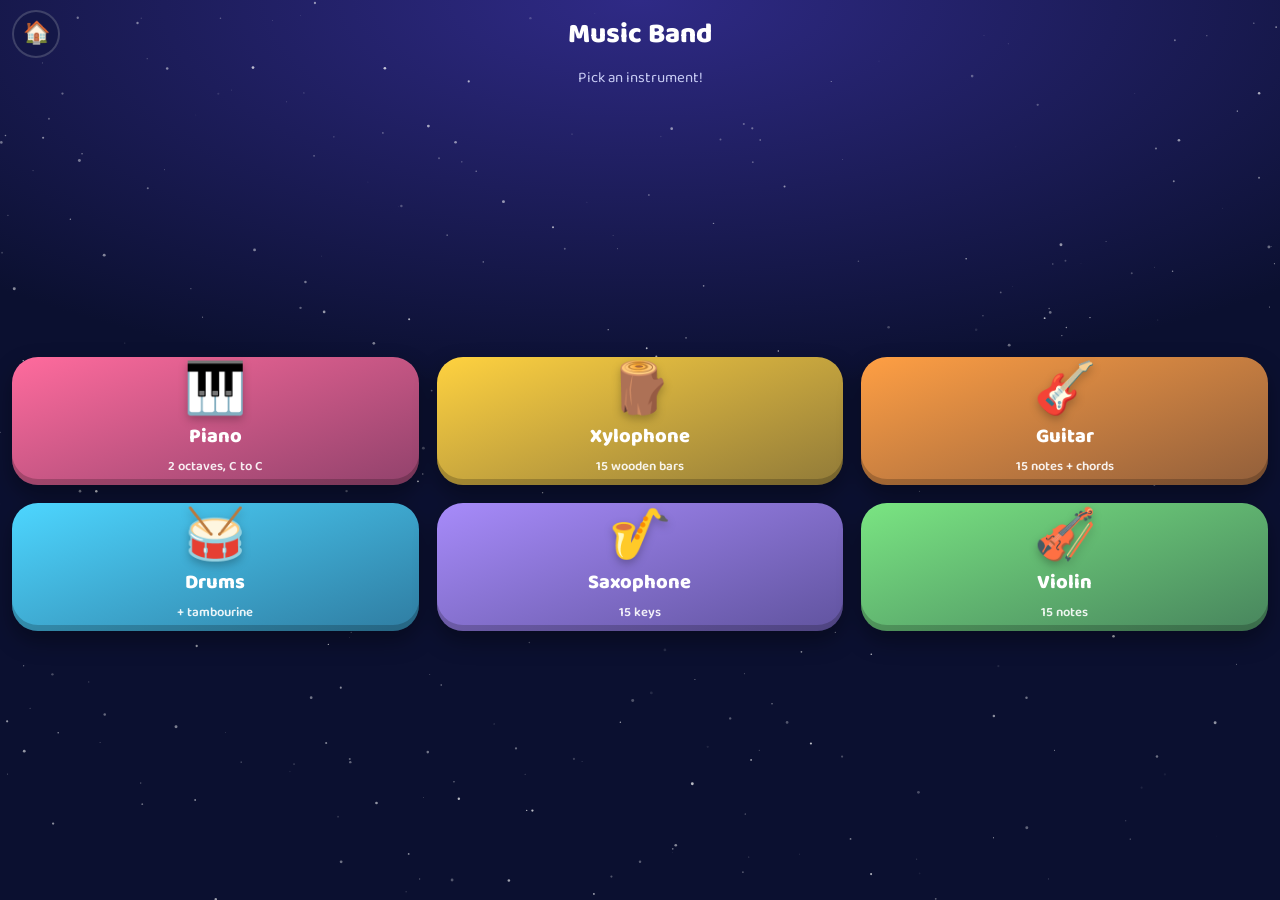
<file: apps/music.html>
<!DOCTYPE html>
<html lang="en">
<head>
<meta charset="UTF-8">
<meta name="viewport" content="width=device-width, initial-scale=1, viewport-fit=cover, user-scalable=no">
<title>Music Band - Star Kids</title>
<meta name="theme-color" content="#0b1030">
<link rel="manifest" href="../manifest.json">
<link rel="icon" type="image/png" href="../assets/icons/icon-192.png">
<link rel="apple-touch-icon" href="../assets/icons/apple-touch-icon.png">
<meta name="apple-mobile-web-app-capable" content="yes">
<link rel="preconnect" href="https://fonts.googleapis.com">
<link rel="preconnect" href="https://fonts.gstatic.com" crossorigin>
<link href="https://fonts.googleapis.com/css2?family=Baloo+2:wght@500;700;800&display=swap" rel="stylesheet">
<style>
  :root{--bg:#0b1030;--ink:#fff;--soft:#c9cdf5;--yellow:#ffd23f;--pink:#ff6b9d;--cyan:#4dd6ff;--green:#7ae582;--purple:#a78bfa;--orange:#ff9f43;
        --font:"Baloo 2","Chalkboard SE","Comic Sans MS","Trebuchet MS",system-ui,sans-serif;--vh:100vh}
  @supports (height:100dvh){:root{--vh:100dvh}}
  *{box-sizing:border-box;-webkit-tap-highlight-color:transparent;-webkit-user-select:none;user-select:none}
  html,body{margin:0;height:100%;overflow:hidden;background:var(--bg);color:var(--ink);font-family:var(--font);overscroll-behavior:none}
  body{background:radial-gradient(120% 70% at 50% 0%,#2f2a86 0%,var(--bg) 62%)}
  #sky{position:fixed;inset:0;width:100%;height:100%;pointer-events:none}
  .app{position:relative;height:var(--vh);display:flex;flex-direction:column;
       padding:calc(env(safe-area-inset-top) + 10px) 12px calc(env(safe-area-inset-bottom) + 12px)}
  .top{display:flex;align-items:center;gap:8px;margin-bottom:8px;z-index:3}
  .title{flex:1;text-align:center;font-weight:800;font-size:clamp(20px,5.5vw,28px)}
  .btn{width:48px;height:48px;flex:none;border-radius:50%;border:2px solid rgba(255,255,255,.18);background:rgba(20,24,70,.78);color:#fff;
       font-size:22px;display:grid;place-items:center;text-decoration:none;cursor:pointer}
  .btn:active{transform:scale(.92)}
  .view{display:none;flex:1;min-height:0;flex-direction:column;gap:10px}
  .view.on{display:flex}
  #fx{position:fixed;inset:0;pointer-events:none;z-index:8;overflow:hidden}
  .note-fx{position:absolute;font-size:28px;font-weight:800;transform:translate(-50%,-50%);animation:noteUp 1.1s ease-out forwards;text-shadow:0 2px 6px rgba(0,0,0,.4)}
  @keyframes noteUp{0%{opacity:0;transform:translate(-50%,-50%) scale(.5)}15%{opacity:1;transform:translate(-50%,-80%) scale(1.15)}
                    100%{opacity:0;transform:translate(calc(-50% + var(--dx)),-420%) scale(.9) rotate(var(--rot))}}
  .seg{display:flex;align-self:center;background:rgba(255,255,255,.08);border:2px solid rgba(255,255,255,.15);border-radius:999px;padding:4px}
  .seg button{border:0;border-radius:999px;padding:8px 18px;font:800 17px var(--font);background:transparent;color:#fff;cursor:pointer}
  .seg button.on{background:var(--yellow);color:#1b1b3a}
  .hint{text-align:center;color:var(--soft);font-size:15px;margin:0}

  /* ---------- instrument menu ---------- */
  .menu{display:grid;grid-template-columns:repeat(2,1fr);gap:12px;align-content:center;flex:1}
  @media (min-width:640px){.menu{grid-template-columns:repeat(3,1fr);gap:18px}}
  .inst{display:flex;flex-direction:column;align-items:center;justify-content:center;gap:4px;min-height:128px;border-radius:26px;border:0;cursor:pointer;
        color:#fff;font:800 20px var(--font);background:var(--c);background:linear-gradient(160deg,var(--c),color-mix(in srgb,var(--c) 55%,#0b1030));
        box-shadow:inset 0 -6px 0 rgba(0,0,0,.2),0 10px 22px rgba(0,0,0,.35);transition:transform .15s}
  .inst:active{transform:scale(.94)}
  .inst span{font-size:50px;line-height:1;filter:drop-shadow(0 4px 4px rgba(0,0,0,.25))}
  .inst small{font:600 13px var(--font);opacity:.9}

  /* ---------- realistic instruments (drawn in code, notes live on the instrument) ---------- */
  .instbox{position:relative;flex:1;min-height:0;touch-action:none}
  .isvg{position:absolute;inset:0;width:100%;height:100%;overflow:visible;filter:drop-shadow(0 14px 22px rgba(0,0,0,.5))}
  .isvg *{pointer-events:none}
  .isvg .hit{pointer-events:all;cursor:pointer}
  .rot .lbl{transform-box:fill-box;transform-origin:center;transform:rotate(90deg)}
  .k .glow{opacity:0;transition:opacity .12s}
  .k.down .glow{opacity:.6}
  .wk,.bk,.bar{transition:transform .06s}
  .wk.down,.bk.down{transform:translateY(3px)}
  .bar.down{transform:translateY(3px)}
  .dot.down .glow,.sk.down .glow{opacity:1}
  .gstr.ring{animation:vib .3s linear 3}
  @keyframes vib{0%,100%{transform:translateX(0)}25%{transform:translateX(-1.3px)}75%{transform:translateX(1.3px)}}
  .bowing .bow{animation:bowing .9s ease-in-out infinite alternate}
  @keyframes bowing{from{transform:translateX(-18px)}to{transform:translateX(18px)}}

  /* ---------- guitar chords ---------- */
  .chords{display:grid;grid-template-columns:repeat(6,1fr);gap:6px;max-width:560px;width:100%;align-self:center}
  .chord{height:46px;border:0;border-radius:16px;font:800 20px var(--font);color:#fff;cursor:pointer;background:var(--k);
         box-shadow:inset 0 -5px 0 rgba(0,0,0,.25),0 6px 14px rgba(0,0,0,.3);transition:transform .1s}
  .chord.minor{font-size:17px;filter:saturate(.75) brightness(.92)}
  .chord.sel{outline:4px solid #fff;outline-offset:2px}
  .chord:active{transform:scale(.93)}
  /* ---------- drums ---------- */
  .drums{flex:1;display:grid;grid-template-columns:repeat(3,1fr);grid-template-rows:repeat(2,1fr) 1.2fr;gap:10px;touch-action:none;min-height:0}
  .pad{border-radius:24px;background:var(--k);display:flex;flex-direction:column;align-items:center;justify-content:center;font-weight:800;font-size:clamp(15px,4vw,20px);
       box-shadow:inset 0 -7px 0 rgba(0,0,0,.25),0 8px 18px rgba(0,0,0,.35);transition:transform .07s;min-height:0}
  .pad span{font-size:clamp(30px,9vw,46px);line-height:1}
  .pad.down{transform:scale(.92);filter:brightness(1.3)}
  .tamb{grid-column:1/-1;display:grid;place-items:center;min-height:0}
  .tamb svg{height:100%;max-height:220px;width:auto;max-width:100%;transition:transform .08s;overflow:visible}
  .tamb.down svg{transform:rotate(-10deg) scale(.95)}
  @media (orientation:landscape) and (max-height:560px){.drums{grid-template-columns:repeat(4,1fr);grid-template-rows:1fr 1fr}.tamb{grid-column:4;grid-row:1/span 2}}
  /* ---------- sax chords ---------- */
  .chordrow{display:flex;gap:8px;justify-content:center;touch-action:none}
  .nb{flex:1;max-width:150px;height:50px;border-radius:20px;background:var(--k);display:flex;align-items:center;justify-content:center;font-weight:800;font-size:20px;
      box-shadow:inset 0 -6px 0 rgba(0,0,0,.25),0 6px 14px rgba(0,0,0,.3);transition:transform .07s}
  .nb.down{transform:scale(.93);filter:brightness(1.3);box-shadow:0 0 0 4px #fff,0 0 24px var(--k)}
  .voices{display:flex;gap:6px;justify-content:center;align-items:center;font-size:14px;color:var(--soft)}
  .voices i{width:14px;height:14px;border-radius:50%;background:rgba(255,255,255,.2)}
  .voices i.on{background:var(--green);box-shadow:0 0 10px var(--green)}
</style>
</head>
<body>
<canvas id="sky" aria-hidden="true"></canvas>
<div class="app">
  <div class="top">
    <a class="btn" id="backBtn" href="../index.html" aria-label="Back">🏠</a>
    <div class="title" id="title">Music Band</div>
    <div class="btn" style="visibility:hidden"></div>
  </div>

  <!-- instrument menu -->
  <section class="view on" id="v-menu">
    <p class="hint">Pick an instrument!</p>
    <div class="menu">
      <button class="inst" data-go="piano" style="--c:#ff6b9d"><span>🎹</span>Piano<small>2 octaves, C to C</small></button>
      <button class="inst" data-go="xylo" style="--c:#ffd23f"><span>🪵</span>Xylophone<small>15 wooden bars</small></button>
      <button class="inst" data-go="guitar" style="--c:#ff9f43"><span>🎸</span>Guitar<small>15 notes + chords</small></button>
      <button class="inst" data-go="drums" style="--c:#4dd6ff"><span>🥁</span>Drums<small>+ tambourine</small></button>
      <button class="inst" data-go="sax" style="--c:#a78bfa"><span>🎷</span>Saxophone<small>15 keys</small></button>
      <button class="inst" data-go="violin" style="--c:#7ae582"><span>🎻</span>Violin<small>15 notes</small></button>
    </div>
  </section>

  <section class="view" id="v-piano"><p class="hint">Tap or slide across the keys</p><div class="instbox" id="piano"></div></section>
  <section class="view" id="v-xylo"><p class="hint">Tap the wooden bars</p><div class="instbox" id="xylo"></div></section>

  <section class="view" id="v-guitar">
    <div class="chords" id="chords"></div>
    <p class="hint">Tap the dots on the neck · slide across the strings to strum</p>
    <div class="instbox" id="guitar"></div>
  </section>

  <section class="view" id="v-drums"><div class="drums" id="drums"></div></section>

  <section class="view" id="v-sax">
    <div class="voices" id="saxVoices">Notes at once: <i></i><i></i><i></i></div>
    <div class="instbox" id="sax"></div>
    <div class="chordrow" id="saxChords"></div>
  </section>

  <section class="view" id="v-violin">
    <div class="seg" id="vMode"><button data-m="bow" class="on">🎻 Bow</button><button data-m="pluck">☝️ Pluck</button></div>
    <p class="hint">Hold a dot to play · cello, violin and harp together</p>
    <div class="instbox" id="violin"></div>
  </section>
</div>
<div id="fx"></div>

<script>
/* =====================================================
   AUDIO ENGINE (everything is made in code)
   ===================================================== */
let AC=null,MASTER=null,REV=null,NOISE=null;
function ac(){
  if(!AC){const C=window.AudioContext||window.webkitAudioContext;if(!C)return null;AC=new C({latencyHint:'interactive'});
    const comp=AC.createDynamicsCompressor();comp.threshold.value=-14;comp.ratio.value=4;comp.connect(AC.destination);
    MASTER=AC.createGain();MASTER.gain.value=.8;MASTER.connect(comp);
    const conv=AC.createConvolver(),len=AC.sampleRate*2.2,ir=AC.createBuffer(2,len,AC.sampleRate);
    for(let c=0;c<2;c++){const d=ir.getChannelData(c);for(let i=0;i<len;i++)d[i]=(Math.random()*2-1)*Math.pow(1-i/len,2.6);}
    conv.buffer=ir;REV=AC.createGain();REV.gain.value=.22;REV.connect(conv);conv.connect(comp);}
  if(AC.state==='suspended')AC.resume();return AC;}
const hz=m=>440*Math.pow(2,(m-69)/12);
function out(node,wet){node.connect(MASTER);if(wet)node.connect(REV);}
function noiseBuf(){if(NOISE)return NOISE;const len=AC.sampleRate*2;NOISE=AC.createBuffer(1,len,AC.sampleRate);const d=NOISE.getChannelData(0);for(let i=0;i<len;i++)d[i]=Math.random()*2-1;return NOISE;}
/* plucked string (Karplus-Strong) — each buffer is made once and cached */
const ksCache=new Map();
function ksBuffer(f,dur,decay,bright){
  const key=f.toFixed(2)+'|'+dur+'|'+decay+'|'+bright;if(ksCache.has(key))return ksCache.get(key);
  const sr=AC.sampleRate,N=Math.max(2,Math.round(sr/f)),len=Math.floor(sr*dur),buf=AC.createBuffer(1,len,sr),d=buf.getChannelData(0),ring=new Float32Array(N);
  let prev=0;for(let i=0;i<N;i++){const w=Math.random()*2-1;prev=prev+(w-prev)*bright;ring[i]=prev;}
  let p=0,peak=0;for(let i=0;i<len;i++){const v=ring[p],nx=ring[(p+1)%N];d[i]=v;ring[p]=(v+nx)*.5*decay;p=(p+1)%N;if(Math.abs(v)>peak)peak=Math.abs(v);}
  const k=peak?.9/peak:1;for(let i=0;i<len;i++)d[i]*=k;ksCache.set(key,buf);return buf;}
function pluck(m,t,vol,opt={}){
  if(!ac())return;t=t||AC.currentTime;const s=AC.createBufferSource();s.buffer=ksBuffer(hz(m),opt.dur||2.6,opt.decay||.996,opt.bright||.6);
  const g=AC.createGain();g.gain.value=vol;const body=AC.createBiquadFilter();body.type='peaking';body.frequency.value=opt.body||220;body.gain.value=5;
  s.connect(body);body.connect(g);out(g,true);s.start(t);}
/* keyboard sounds */
function piano(m){const c=ac();if(!c)return;const t=c.currentTime,f=hz(m),g=c.createGain(),lp=c.createBiquadFilter();lp.type='lowpass';
  lp.frequency.setValueAtTime(5000,t);lp.frequency.exponentialRampToValueAtTime(1200,t+1.2);
  g.gain.setValueAtTime(0,t);g.gain.linearRampToValueAtTime(.45,t+.006);g.gain.exponentialRampToValueAtTime(.12,t+.3);g.gain.exponentialRampToValueAtTime(.0001,t+2.2);
  [[1,'triangle',1],[2,'sine',.35],[3,'sine',.12],[4.01,'sine',.05]].forEach(([mul,type,v])=>{const o=c.createOscillator(),og=c.createGain();o.type=type;o.frequency.value=f*mul;og.gain.value=v;
    o.connect(og);og.connect(lp);o.start(t);o.stop(t+2.3);});lp.connect(g);out(g,true);}
function xylo(m){const c=ac();if(!c)return;const t=c.currentTime,f=hz(m);
  [[1,.5,1.1],[3.98,.12,.25],[9.2,.04,.08]].forEach(([mul,v,d])=>{const o=c.createOscillator(),g=c.createGain();o.frequency.value=f*mul;
    g.gain.setValueAtTime(0,t);g.gain.linearRampToValueAtTime(v,t+.003);g.gain.exponentialRampToValueAtTime(.0001,t+d);o.connect(g);out(g,true);o.start(t);o.stop(t+d+.05);});}
/* drums */
function env(g,t,v,d){g.gain.setValueAtTime(v,t);g.gain.exponentialRampToValueAtTime(.0001,t+d);}
function noiseHit(t,type,freq,q,v,d){const s=AC.createBufferSource(),f=AC.createBiquadFilter(),g=AC.createGain();s.buffer=noiseBuf();f.type=type;f.frequency.value=freq;f.Q.value=q;
  env(g,t,v,d);s.connect(f);f.connect(g);out(g,true);s.start(t,Math.random());s.stop(t+d+.05);}
function toneHit(t,f1,f2,v,d,type){const o=AC.createOscillator(),g=AC.createGain();o.type=type||'sine';o.frequency.setValueAtTime(f1,t);o.frequency.exponentialRampToValueAtTime(f2,t+d*.6);
  env(g,t,v,d);o.connect(g);out(g,false);o.start(t);o.stop(t+d+.05);}
const DRUM={
  kick:t=>{toneHit(t,160,42,1,.5);noiseHit(t,'lowpass',900,1,.15,.04);},
  snare:t=>{toneHit(t,220,170,.35,.15,'triangle');noiseHit(t,'highpass',1400,.7,.55,.22);},
  hat:t=>{noiseHit(t,'highpass',7500,1,.35,.06);},
  tom:t=>{toneHit(t,240,120,.8,.45);},
  clap:t=>{[0,.012,.026].forEach(d=>noiseHit(t+d,'bandpass',1500,1.2,.5,.08));noiseHit(t+.04,'bandpass',1400,1,.35,.2);},
  cymbal:t=>{noiseHit(t,'highpass',5200,.6,.4,1.3);noiseHit(t,'bandpass',9000,1.5,.25,.9);},
  tamb:t=>{for(let i=0;i<4;i++)noiseHit(t+i*.012,'bandpass',7000+Math.random()*2500,4,.35,.12);
    [5400,6300,7600].forEach(f=>{const o=AC.createOscillator(),g=AC.createGain();o.type='square';o.frequency.value=f+Math.random()*80;env(g,t,.025,.14);o.connect(g);out(g,true);o.start(t);o.stop(t+.2);});}
};
function drum(id){if(!ac())return;DRUM[id](AC.currentTime);}
/* held voices: sax and bowed strings */
function holdVoice(parts){ // parts: [{f,type,gain,lp,attack,vib,peak}]
  const c=AC,t=c.currentTime,nodes=[],master=c.createGain();master.gain.value=1;out(master,true);
  for(const p of parts){const o=c.createOscillator();o.type=p.type;o.frequency.value=p.f;if(p.detune)o.detune.value=p.detune;
    const f=c.createBiquadFilter();f.type='lowpass';f.frequency.value=p.lp;f.Q.value=p.q||1;let last=f;
    if(p.peak){const pk=c.createBiquadFilter();pk.type='peaking';pk.frequency.value=p.peak;pk.gain.value=7;pk.Q.value=1.2;f.connect(pk);last=pk;}
    const g=c.createGain();g.gain.setValueAtTime(0,t);g.gain.linearRampToValueAtTime(p.gain,t+p.attack);o.connect(f);last.connect(g);g.connect(master);
    if(p.vib){const l=c.createOscillator(),lg=c.createGain();l.frequency.value=p.vib;lg.gain.setValueAtTime(0,t);lg.gain.linearRampToValueAtTime(p.vibDepth||12,t+.45);
      l.connect(lg);lg.connect(o.detune);l.start(t);nodes.push(l);}
    o.start(t);nodes.push(o);}
  if(parts.breath){const s=c.createBufferSource(),bf=c.createBiquadFilter(),bg=c.createGain();s.buffer=noiseBuf();s.loop=true;bf.type='bandpass';bf.frequency.value=1600;bf.Q.value=.8;
    bg.gain.setValueAtTime(0,t);bg.gain.linearRampToValueAtTime(parts.breath,t+.05);s.connect(bf);bf.connect(bg);bg.connect(master);s.start(t);nodes.push(s);}
  return{stop(rel){const n=c.currentTime;master.gain.cancelScheduledValues(n);master.gain.setValueAtTime(master.gain.value,n);master.gain.linearRampToValueAtTime(0,n+(rel||.2));
    nodes.forEach(o=>{try{o.stop(n+(rel||.2)+.05);}catch(_){}});}};}

/* =====================================================
   COLORS follow the circle of fifths (C G D A E B F# ...)
   ===================================================== */
const SHORT=['C','C♯','D','D♯','E','F','F♯','G','G♯','A','A♯','B'];
const fifthPos=pc=>(pc*7)%12;
const hue=pc=>(fifthPos(pc)*30+340)%360;
const col=(pc,s=85,l=60)=>`hsl(${hue(pc)} ${s}% ${l}%)`;
const oct=m=>Math.floor(m/12)-1;

/* =====================================================
   FX: floating notes
   ===================================================== */
const fx=document.getElementById('fx');
function floatNote(x,y,color){const n=document.createElement('div');n.className='note-fx';n.textContent=['♪','♫','♩','★'][Math.floor(Math.random()*4)];
  n.style.left=x+'px';n.style.top=y+'px';n.style.color=color;n.style.setProperty('--dx',(Math.random()*80-40)+'px');n.style.setProperty('--rot',(Math.random()*60-30)+'deg');
  fx.appendChild(n);setTimeout(()=>n.remove(),1100);if(fx.childElementCount>40)fx.firstChild.remove();}
function fxAt(el,e,color){const r=el.getBoundingClientRect();floatNote(e&&e.clientX?e.clientX:r.left+r.width/2,(e&&e.clientY?e.clientY:r.top+r.height/2)-10,color);}

/* =====================================================
   MULTI-TOUCH: press, hold and slide across notes
   ===================================================== */
function track(box,sel,press,release){
  const cur=new Map();
  const at=e=>{const el=document.elementFromPoint(e.clientX,e.clientY);const k=el&&el.closest(sel);return k&&box.contains(k)?k:null;};
  box.addEventListener('pointerdown',e=>{try{e.target.releasePointerCapture&&e.target.releasePointerCapture(e.pointerId);}catch(_){}
    const k=at(e);if(!k)return;e.preventDefault();ac();cur.set(e.pointerId,k);press(k,e);});
  box.addEventListener('pointermove',e=>{if(!cur.has(e.pointerId))return;const k=at(e),old=cur.get(e.pointerId);if(k===old)return;
    if(old&&release)release(old,e);cur.set(e.pointerId,k);if(k)press(k,e);});
  const up=e=>{if(!cur.has(e.pointerId))return;const old=cur.get(e.pointerId);cur.delete(e.pointerId);if(old&&release)release(old,e);};
  addEventListener('pointerup',up);addEventListener('pointercancel',up);
  return cur;
}
const flash=(el,ms)=>{el.classList.add('down');clearTimeout(el._t);el._t=setTimeout(()=>el.classList.remove('down'),ms||140);};

/* =====================================================
   INSTRUMENT DRAWINGS
   Each instrument is drawn once in its natural direction. If the screen fits it better turned
   sideways, the whole drawing is rotated (labels stay upright). Notes carry data-m (MIDI number).
   ===================================================== */
function mountInst(box,spec){let rot=null;
  const draw=()=>{const W=box.clientWidth,H=box.clientHeight;if(!W||!H)return;
    const s0=Math.min(W/spec.w,H/spec.h),s1=Math.min(W/spec.h,H/spec.w),r=s1>s0*1.1;if(r===rot)return;rot=r;
    box.innerHTML=`<svg class="isvg${r?' rot':''}" viewBox="0 0 ${r?spec.h:spec.w} ${r?spec.w:spec.h}" preserveAspectRatio="xMidYMid meet"><defs>${spec.defs}</defs>`+
      `<g${r?` transform="translate(0 ${spec.w}) rotate(-90)"`:''}>${spec.body}</g></svg>`;};
  if(window.ResizeObserver)new ResizeObserver(draw).observe(box);addEventListener('resize',draw);draw();}
// symmetric outline: left half as cubic segments from top-centre to bottom-centre, mirrored for the right half
function sym(cx,p0,segs){const m=x=>2*cx-x;let d=`M${p0[0]} ${p0[1]}`;segs.forEach(s=>d+=`C${s.join(' ')}`);
  for(let i=segs.length-1;i>=0;i--){const s=segs[i],st=i?segs[i-1].slice(4):p0;d+=`C${m(s[2])} ${s[3]} ${m(s[0])} ${s[1]} ${m(st[0])} ${st[1]}`;}return d+'Z';}
const LBL=(x,y,txt,size,fill)=>`<text class="lbl" x="${x}" y="${y}" text-anchor="middle" dominant-baseline="central" font-size="${size}" font-weight="800" fill="${fill}" font-family="Baloo 2,system-ui,sans-serif">${txt}</text>`;
// round note dot used on guitar, violin
const DOT=(x,y,m,r,extra)=>{const pc=m%12;return `<g class="k dot" data-m="${m}" ${extra||''}><circle class="hit" cx="${x}" cy="${y}" r="${r+2.5}" fill="transparent"/>`+
  `<circle cx="${x}" cy="${y}" r="${r}" fill="${col(pc,85,50)}" stroke="#fff" stroke-width="1.6"/><circle cx="${x-r*.3}" cy="${y-r*.35}" r="${r*.35}" fill="#fff" opacity=".35"/>`+
  `<circle class="glow" cx="${x}" cy="${y}" r="${r+3.5}" fill="none" stroke="${col(pc,95,70)}" stroke-width="3.5"/>${LBL(x,y+.5,SHORT[pc],r*.95,'#fff')}</g>`;};

/* =====================================================
   PIANO: two octaves, C4 to C6 — 15 white keys + 10 black keys
   ===================================================== */
const PIANO_W=[60,62,64,65,67,69,71,72,74,76,77,79,81,83,84];
(function(){
  const box=document.getElementById('piano');
  let b=`<rect width="632" height="292" rx="16" fill="url(#pCase)"/><rect x="10" y="8" width="612" height="24" rx="8" fill="#0d0d12"/>
    <rect x="10" y="30" width="612" height="2" fill="#fff" opacity=".08"/>
    <text x="316" y="25" text-anchor="middle" font-size="11" letter-spacing="5" fill="#c9a24a" font-family="Georgia,serif">STAR KIDS</text>
    <rect x="14" y="36" width="604" height="6" fill="#7a1020"/>`;
  PIANO_W.forEach((m,i)=>{const x=16+i*40,pc=m%12;
    b+=`<g class="k wk" data-m="${m}"><rect class="hit" x="${x+.5}" y="42" width="39" height="240" rx="5" fill="url(#pIvory)" stroke="#9d9686"/>`+
      `<rect class="glow" x="${x+.5}" y="42" width="39" height="240" rx="5" fill="${col(pc,90,62)}"/>`+
      `<rect x="${x+2}" y="268" width="36" height="12" rx="4" fill="#000" opacity=".07"/><circle cx="${x+20}" cy="230" r="5" fill="${col(pc,85,55)}"/>`+
      LBL(x+20,252,SHORT[pc]+(pc===0?`<tspan font-size="9">${oct(m)}</tspan>`:''),14,'#6b6458')+`</g>`;});
  PIANO_W.slice(0,14).forEach((w,i)=>{if(![0,2,5,7,9].includes(w%12))return;const m=w+1,x=16+(i+1)*40-13,pc=m%12;
    b+=`<rect x="${x+3}" y="42" width="26" height="156" rx="3" fill="#000" opacity=".25"/>`+
      `<g class="k bk" data-m="${m}"><rect class="hit" x="${x}" y="42" width="26" height="152" rx="3" fill="url(#pEbony)"/>`+
      `<rect x="${x+3}" y="44" width="5" height="136" rx="2" fill="#fff" opacity=".12"/><rect x="${x+2}" y="178" width="22" height="13" rx="2" fill="#3a3a44"/>`+
      `<rect class="glow" x="${x}" y="42" width="26" height="152" rx="3" fill="${col(pc,80,50)}"/></g>`;});
  mountInst(box,{w:632,h:292,body:b,defs:`
    <linearGradient id="pIvory" x1="0" y1="0" x2="0" y2="1"><stop offset="0" stop-color="#fffdf7"/><stop offset=".8" stop-color="#f4efe3"/><stop offset="1" stop-color="#d8d0bf"/></linearGradient>
    <linearGradient id="pEbony" x1="0" y1="0" x2="1" y2="0"><stop offset="0" stop-color="#34343d"/><stop offset=".45" stop-color="#121217"/><stop offset="1" stop-color="#050507"/></linearGradient>
    <linearGradient id="pCase" x1="0" y1="0" x2="0" y2="1"><stop offset="0" stop-color="#3c3c48"/><stop offset=".14" stop-color="#15151c"/><stop offset="1" stop-color="#040406"/></linearGradient>`});
  track(box,'[data-m]',(k,e)=>{const m=+k.dataset.m;piano(m);k.classList.add('down');fxAt(k,e,col(m%12,90,70));},k=>k.classList.remove('down'));
  const keys="awsedftgyhujkolp;'";addEventListener('keydown',e=>{if(view!=='piano'||e.repeat)return;const i=keys.indexOf(e.key);if(i<0)return;const m=60+i;
    const k=box.querySelector(`[data-m="${m}"]`);piano(m);if(k){flash(k,180);fxAt(k,null,col(m%12,90,70));}});
})();

/* =====================================================
   XYLOPHONE: 15 rosewood bars, G major G4 to G6
   ===================================================== */
(function(){
  const box=document.getElementById('xylo'),XY=[67,69,71,72,74,76,78,79,81,83,84,86,88,90,91],cy=165;
  const rail=s=>{const y1=cy+s*284*.27,y2=cy+s*146*.27;
    return `<line x1="12" y1="${y1}" x2="688" y2="${y2}" stroke="#3a200e" stroke-width="18" stroke-linecap="round"/>`+
      `<line x1="12" y1="${y1-4}" x2="688" y2="${y2-4}" stroke="#6e4224" stroke-width="4" stroke-linecap="round" opacity=".8"/>`+
      `<line x1="16" y1="${y1}" x2="684" y2="${y2}" stroke="#9b2c2c" stroke-width="5"/>`;};
  let b=rail(-1)+rail(1)+`<line x1="12" y1="${cy-284*.27}" x2="12" y2="${cy+284*.27}" stroke="#3a200e" stroke-width="18" stroke-linecap="round"/>`+
    `<line x1="688" y1="${cy-146*.27}" x2="688" y2="${cy+146*.27}" stroke="#3a200e" stroke-width="18" stroke-linecap="round"/>`;
  XY.forEach((m,i)=>{const x=24+i*44,L=280-i*9,y=cy-L/2,pc=m%12;
    b+=`<g class="k bar" data-m="${m}"><rect x="${x+3}" y="${y+5}" width="36" height="${L}" rx="6" fill="#000" opacity=".3"/>`+
      `<rect class="hit" x="${x}" y="${y}" width="36" height="${L}" rx="6" fill="url(#xWood)" stroke="#3a1606" stroke-width="1.5"/>`+
      `<path d="M${x+9} ${y+6}q3 ${L*.25} -1 ${L*.5}t1 ${L*.48}M${x+25} ${y+8}q-3 ${L*.3} 1 ${L*.55}t-1 ${L*.4}M${x+17} ${y+20}q2 ${L*.2} 0 ${L*.4}" stroke="#2e1004" stroke-width="1.2" opacity=".28" fill="none"/>`+
      `<rect x="${x+4}" y="${y+3}" width="5" height="${L-6}" rx="2" fill="#fff" opacity=".13"/>`+
      `<rect class="glow" x="${x}" y="${y}" width="36" height="${L}" rx="6" fill="${col(pc,90,60)}"/>`+
      `<circle cx="${x+18}" cy="${cy-L*.27}" r="3.6" fill="#e2c06a" stroke="#7a5a1a"/><circle cx="${x+18}" cy="${cy+L*.27}" r="3.6" fill="#e2c06a" stroke="#7a5a1a"/>`+
      `<circle cx="${x+18}" cy="${y+L-34}" r="4.5" fill="${col(pc,85,58)}"/>`+LBL(x+18,y+L-16,SHORT[pc],15,'#f7e2c4')+`</g>`;});
  mountInst(box,{w:700,h:330,body:b,defs:`<linearGradient id="xWood" x1="0" y1="0" x2="1" y2="0"><stop offset="0" stop-color="#5a2610"/><stop offset=".3" stop-color="#94491f"/>
    <stop offset=".5" stop-color="#b0602f"/><stop offset=".72" stop-color="#8c421c"/><stop offset="1" stop-color="#552410"/></linearGradient>`});
  track(box,'[data-m]',(k,e)=>{const m=+k.dataset.m;xylo(m);flash(k,160);fxAt(k,e,col(m%12,90,70));});
})();

/* =====================================================
   GUITAR: 15 notes G3 to G5 on the neck (real fret positions),
   strum the chord by sliding across the strings over the sound hole.
   Chords in G from the circle of fifths: C — G — D and Am — Em — Bm
   ===================================================== */
const CHORDS={G:[43,47,50,55,59,67],C:[null,48,52,55,60,64],D:[null,null,50,57,62,66],Em:[40,47,52,55,59,64],Am:[null,45,52,57,60,64],Bm:[null,47,54,59,62,66]};
const ROOT={G:7,C:0,D:2,Em:4,Am:9,Bm:11};
let gChord='G';
(function(){
  const box=document.getElementById('guitar'),chordsEl=document.getElementById('chords');
  chordsEl.innerHTML=['C','G','D'].map(c=>`<button class="chord" data-c="${c}" style="--k:${col(ROOT[c])}">${c}</button>`).join('')+
    ['Am','Em','Bm'].map(c=>`<button class="chord minor" data-c="${c}" style="--k:${col(ROOT[c],70,50)}">${c}</button>`).join('');
  const GF=n=>82+390*(1-Math.pow(2,-n/20))/(1-Math.pow(2,-15/20));   // fret lines get closer up the neck
  const GX=s=>165-s*18;                                                // s=0 low E … s=5 high E
  const mid=n=>n?(GF(n-1)+GF(n))/2:66;
  // [string, fret, midi]
  const GN=[[3,0,55],[3,2,57],[3,4,59],[4,1,60],[4,3,62],[5,0,64],[5,2,66],[5,3,67],[5,5,69],[5,7,71],[5,8,72],[5,10,74],[5,12,76],[5,14,78],[5,15,79]];
  const body=sym(120,[120,436],[[72,436,18,450,14,516],[11,556,34,578,40,598],[46,618,16,650,12,720],[10,790,70,800,120,800]]);
  let b=`<g mask="url(#gFade)"><path d="${body}" fill="url(#gTop)" stroke="#f1e2c0" stroke-width="3"/>
    <path d="M150 596C176 590 198 616 192 660L150 668Z" fill="#3a1606" opacity=".85"/>
    <circle cx="120" cy="566" r="60" fill="none" stroke="#6b3a14" stroke-width="2"/><circle cx="120" cy="566" r="55" fill="none" stroke="#2a1408" stroke-width="7"/>
    <circle cx="120" cy="566" r="51" fill="none" stroke="#efdcb0" stroke-width="2"/><circle cx="120" cy="566" r="45" fill="url(#gHole)"/>
    <rect x="60" y="70" width="120" height="410" rx="6" fill="#b9824c"/><rect x="64" y="82" width="112" height="398" fill="url(#gBoard)"/>`;
  for(let n=1;n<=15;n++)b+=`<rect x="64" y="${GF(n)-1.5}" width="112" height="3" fill="url(#gFret)"/>`;
  [3,5,7,9,15].forEach(n=>b+=`<circle cx="120" cy="${mid(n)}" r="5" fill="#ece4d2" opacity=".85"/>`);
  b+=`<circle cx="101" cy="${mid(12)}" r="5" fill="#ece4d2" opacity=".85"/><circle cx="139" cy="${mid(12)}" r="5" fill="#ece4d2" opacity=".85"/>`;
  b+=`<path d="M68 78L60 16Q60 2 76 2L164 2Q180 2 180 16L172 78Z" fill="url(#gHead)" stroke="#1a0d05" stroke-width="2"/><rect x="62" y="76" width="116" height="7" rx="2" fill="#efe7d2"/>`;
  for(let k=0;k<3;k++){const y=18+k*20;
    b+=`<rect x="28" y="${y-7}" width="22" height="14" rx="6" fill="url(#gChrome)"/><rect x="48" y="${y-2}" width="14" height="4" fill="#b8b8c0"/>`+
       `<rect x="190" y="${y-7}" width="22" height="14" rx="6" fill="url(#gChrome)"/><rect x="178" y="${y-2}" width="14" height="4" fill="#b8b8c0"/>`+
       `<circle cx="90" cy="${y}" r="5" fill="#dcdce2" stroke="#777"/><circle cx="150" cy="${y}" r="5" fill="#dcdce2" stroke="#777"/>`;}
  const SW=[2.6,2.2,1.9,1.5,1.1,.9],post=s=>s<3?[150,58-s*20]:[90,18+(s-3)*20];
  for(let s=0;s<6;s++){const x=GX(s),c=s<4?'#d9b36c':'#e8e8ee',[px,py]=post(s);
    b+=`<line x1="${x}" y1="80" x2="${px}" y2="${py}" stroke="${c}" stroke-width="${SW[s]*.8}"/>`+
       `<g class="gstr" id="gs${s}"><line x1="${x+1.4}" y1="82" x2="${x+1.4}" y2="720" stroke="#000" stroke-width="${SW[s]}" opacity=".3"/>`+
       `<line x1="${x}" y1="80" x2="${x}" y2="720" stroke="${c}" stroke-width="${SW[s]}"/></g>`;}
  b+=`</g>`;
  GN.forEach(([s,n,m])=>b+=DOT(GX(s),mid(n),m,8.5,`data-str="${s}"`));
  for(let s=0;s<6;s++)b+=`<rect class="hit" data-s="${s}" x="${GX(s)-9}" y="500" width="18" height="200" fill="transparent"/>`;
  mountInst(box,{w:240,h:700,body:b,defs:`
    <radialGradient id="gTop" cx=".5" cy=".3" r=".75"><stop offset="0" stop-color="#f6cf86"/><stop offset=".5" stop-color="#e0a24e"/><stop offset=".82" stop-color="#a8601f"/><stop offset="1" stop-color="#4a220a"/></radialGradient>
    <radialGradient id="gHole"><stop offset="0" stop-color="#000"/><stop offset=".8" stop-color="#140902"/><stop offset="1" stop-color="#3a1e0a"/></radialGradient>
    <linearGradient id="gBoard" x1="0" x2="1"><stop offset="0" stop-color="#22120a"/><stop offset=".5" stop-color="#3e2415"/><stop offset="1" stop-color="#22120a"/></linearGradient>
    <linearGradient id="gHead" x1="0" x2="1"><stop offset="0" stop-color="#22120a"/><stop offset=".5" stop-color="#4a2a18"/><stop offset="1" stop-color="#22120a"/></linearGradient>
    <linearGradient id="gFret" x1="0" y1="0" x2="0" y2="1"><stop offset="0" stop-color="#fafafc"/><stop offset="1" stop-color="#8e8e98"/></linearGradient>
    <linearGradient id="gChrome" x1="0" y1="0" x2="0" y2="1"><stop offset="0" stop-color="#fdfdfd"/><stop offset=".5" stop-color="#c4c4cc"/><stop offset="1" stop-color="#7d7d86"/></linearGradient>
    <linearGradient id="gFadeG" gradientUnits="userSpaceOnUse" x1="0" y1="615" x2="0" y2="700"><stop offset="0" stop-color="#fff"/><stop offset="1" stop-color="#000"/></linearGradient>
    <mask id="gFade" maskUnits="userSpaceOnUse" x="-60" y="-60" width="400" height="900"><rect x="-60" y="-60" width="400" height="900" fill="url(#gFadeG)"/></mask>`});
  const ring=s=>{const el=document.getElementById('gs'+s);if(!el)return;el.classList.remove('ring');void el.getBoundingClientRect();el.classList.add('ring');};
  function playString(s,t,vol){const m=CHORDS[gChord][s];
    if(m==null){pluck(52,t,.18,{dur:.15,decay:.9,bright:.3});return;}
    pluck(m,t,vol||.7,{bright:.7});setTimeout(()=>ring(s),Math.max(0,((t||AC.currentTime)-AC.currentTime)*1000));}
  function strum(){if(!ac())return;const t=AC.currentTime;[0,1,2,3,4,5].forEach((s,k)=>{if(CHORDS[gChord][s]!=null)playString(s,t+k*.028,.55);});
    const r=box.getBoundingClientRect();for(let i=0;i<3;i++)setTimeout(()=>floatNote(r.left+r.width*(.3+Math.random()*.4),r.top+r.height*.75,col(ROOT[gChord],90,70)),i*80);}
  const paint=()=>chordsEl.querySelectorAll('.chord').forEach(b=>b.classList.toggle('sel',b.dataset.c===gChord));
  chordsEl.addEventListener('click',e=>{const b=e.target.closest('.chord');if(!b)return;gChord=b.dataset.c;paint();strum();});
  track(box,'[data-m],[data-s]',(k,e)=>{
    if(k.dataset.s!=null){const s=+k.dataset.s;playString(s,0,.7);const m=CHORDS[gChord][s];if(m!=null)fxAt(k,e,col(m%12,90,70));return;}
    const m=+k.dataset.m;pluck(m,0,.75,{bright:.55});ring(+k.dataset.str);flash(k,220);fxAt(k,e,col(m%12,90,70));});
  paint();
})();

/* =====================================================
   DRUMS + TAMBOURINE
   ===================================================== */
(function(){
  const box=document.getElementById('drums');
  const pads=[['kick','🥁','Boom','#ff6b9d'],['snare','🪘','Snare','#ff9f43'],['hat','🎩','Hi-hat','#ffd23f'],['tom','🛢️','Tom','#7ae582'],['clap','👏','Clap','#4dd6ff'],['cymbal','📀','Cymbal','#a78bfa']];
  box.innerHTML=pads.map(p=>`<div class="pad" data-d="${p[0]}" style="--k:${p[3]}"><span>${p[1]}</span>${p[2]}</div>`).join('')+
   `<div class="tamb pad" data-d="tamb" style="--k:transparent;box-shadow:none"><svg viewBox="0 0 200 200"><circle cx="100" cy="100" r="84" fill="#f6e3b4" stroke="#8a5a2b" stroke-width="18"/>
     ${Array.from({length:8},(_,i)=>{const a=i*Math.PI/4,x=100+84*Math.cos(a),y=100+84*Math.sin(a);return `<g transform="translate(${x} ${y}) rotate(${i*45})"><rect x="-13" y="-7" width="26" height="14" rx="4" fill="#5b3a1a"/><circle cx="-6" r="7" fill="#e6e6ef" stroke="#9a9ab0" stroke-width="2"/><circle cx="6" r="7" fill="#e6e6ef" stroke="#9a9ab0" stroke-width="2"/></g>`;}).join('')}
     <text x="100" y="112" text-anchor="middle" font-size="30" font-weight="800" fill="#8a5a2b" font-family="Baloo 2, sans-serif">shake!</text></svg></div>`;
  let roll=null;
  track(box,'[data-d]',(k,e)=>{const d=k.dataset.d;drum(d);flash(k,120);fxAt(k,e,'#fff');
      if(d==='tamb'){clearInterval(roll);k.classList.add('down');roll=setInterval(()=>{drum('tamb');},110);}},
    k=>{if(k.dataset.d==='tamb'){clearInterval(roll);roll=null;k.classList.remove('down');}});
  const keymap={a:'kick',s:'snare',d:'hat',f:'tom',g:'clap',h:'cymbal',j:'tamb'};
  addEventListener('keydown',e=>{if(view!=='drums'||e.repeat||!keymap[e.key])return;drum(keymap[e.key]);flash(box.querySelector(`[data-d="${keymap[e.key]}"]`),120);});
})();

/* =====================================================
   SAXOPHONE: 15 pearl keys on the horn, G3 to G5, up to 3 at once
   ===================================================== */
const SAX=[79,78,76,74,72,71,69,67,66,64,62,60,59,57,55]; // top key = highest note
(function(){
  const box=document.getElementById('sax'),chordsEl=document.getElementById('saxChords'),dots=document.querySelectorAll('#saxVoices i');
  const SK=[];for(let i=0;i<11;i++){const y=128+i*33;SK.push([106+(y-100)*5/370+(i%2?9:-9),y]);}
  SK.push([116,506],[160,548],[206,532],[226,482]);
  let b=`<path d="M106 102C104 70 92 50 60 44L44 43" stroke="#7a5210" stroke-width="18" fill="none" stroke-linecap="round"/>
    <path d="M106 102C104 70 92 50 60 44L44 43" stroke="#e6ad3c" stroke-width="14" fill="none" stroke-linecap="round"/>
    <path d="M103 100C101 72 90 54 60 47" stroke="#fff2b0" stroke-width="3" fill="none" opacity=".6"/>
    <path d="M48 34L16 37Q4 43 16 50L48 53Z" fill="#17171b"/><rect x="30" y="33" width="9" height="21" rx="2" fill="#cfcfd6"/>
    <circle cx="84" cy="58" r="6" fill="url(#sCup)" stroke="#6e4610"/>
    <path d="M92 100L86 470C86 600 250 600 250 470L256 372Q260 352 272 340L172 340Q186 352 192 372L200 470C200 532 136 532 136 470L120 100Z" fill="url(#sBrass)" stroke="#6e4610" stroke-width="2.5" stroke-linejoin="round"/>
    <ellipse cx="222" cy="340" rx="52" ry="12" fill="#f3cc66" stroke="#6e4610" stroke-width="2.5"/><ellipse cx="222" cy="341" rx="42" ry="7" fill="#4a2f08"/>
    <path d="M97 112L93 462" stroke="#fff6cf" stroke-width="4" opacity=".55" stroke-linecap="round"/><path d="M238 380L234 470" stroke="#fff6cf" stroke-width="4" opacity=".45" stroke-linecap="round"/>
    <path d="M100 520C110 570 220 575 240 500" stroke="#fff6cf" stroke-width="3" fill="none" opacity=".35"/>
    <rect x="88" y="96" width="36" height="10" rx="3" fill="#b07a1e"/><rect x="85" y="300" width="42" height="7" rx="3" fill="#b07a1e" opacity=".8"/>
    <path d="M130 118L143 462" stroke="#b5832a" stroke-width="3"/>`;
  for(let i=0;i<6;i++)b+=`<circle cx="${131+i*2.3}" cy="${140+i*60}" r="3" fill="#8a5a12"/>`;
  SK.forEach(([x,y],i)=>{const m=SAX[i],pc=m%12;
    b+=`<g class="k sk" data-m="${m}"><circle class="hit" cx="${x}" cy="${y}" r="15" fill="transparent"/><circle cx="${x+1.5}" cy="${y+2}" r="12.5" fill="#000" opacity=".25"/>`+
       `<circle cx="${x}" cy="${y}" r="12.5" fill="url(#sCup)" stroke="#6e4610" stroke-width="1.5"/><circle cx="${x}" cy="${y}" r="8.5" fill="url(#sPearl)" stroke="${col(pc,80,55)}" stroke-width="2"/>`+
       `<circle class="glow" cx="${x}" cy="${y}" r="8.5" fill="${col(pc,90,60)}"/>${LBL(x,y+.5,SHORT[pc],8,'#4a3208')}</g>`;});
  mountInst(box,{w:280,h:620,body:b,defs:`
    <linearGradient id="sBrass" x1="0" x2="1"><stop offset="0" stop-color="#8a5a12"/><stop offset=".22" stop-color="#e0a838"/><stop offset=".4" stop-color="#fbe08e"/><stop offset=".58" stop-color="#e9b442"/><stop offset=".8" stop-color="#c38a26"/><stop offset="1" stop-color="#8f5e14"/></linearGradient>
    <radialGradient id="sCup" cx=".4" cy=".35"><stop offset="0" stop-color="#fff1b8"/><stop offset=".6" stop-color="#e2ad3e"/><stop offset="1" stop-color="#8a5a12"/></radialGradient>
    <radialGradient id="sPearl" cx=".35" cy=".35"><stop offset="0" stop-color="#fff"/><stop offset=".6" stop-color="#f3ece4"/><stop offset="1" stop-color="#c9bfb5"/></radialGradient>`});
  const chords=[['G',[55,59,62]],['C',[55,60,64]],['D',[57,62,66]]];
  chordsEl.innerHTML=chords.map(([n,ms])=>`<div class="nb" data-ch="${ms.join(',')}" style="--k:${col(ROOT[n])}">${n} chord</div>`).join('');
  const voices=[]; // {key, voice, m}
  function show(){dots.forEach((d,i)=>d.classList.toggle('on',i<voices.length));}
  function start(m,key){if(voices.length>=3){const old=voices.shift();old.voice.stop(.12);}
    const f=hz(m);const v=holdVoice(Object.assign([{f,type:'sawtooth',gain:.17,lp:1900,q:1.4,attack:.06,vib:5.2,vibDepth:14,peak:1150},
      {f,type:'square',gain:.06,lp:1300,attack:.08,detune:4}],{breath:.025}));voices.push({key,voice:v,m});show();}
  function stop(key){for(let i=voices.length-1;i>=0;i--)if(voices[i].key===key){voices[i].voice.stop(.18);voices.splice(i,1);}show();}
  const glow=(m,on)=>document.querySelectorAll(`#v-sax [data-m="${m}"]`).forEach(el=>el.classList.toggle('down',on));
  const press=(k,e)=>{const m=+k.dataset.m;start(m,e.pointerId+'|'+m);glow(m,true);fxAt(k,e,col(m%12,90,70));};
  const release=(k,e)=>{const m=+k.dataset.m;stop(e.pointerId+'|'+m);if(!voices.some(v=>v.m===m))glow(m,false);};
  track(box,'[data-m]',press,release);
  track(chordsEl,'[data-ch]',(k,e)=>{k.classList.add('down');k.dataset.ch.split(',').forEach(m=>{start(+m,e.pointerId+'|c'+m);glow(+m,true);});fxAt(k,e,'#fff');},
    (k,e)=>{k.classList.remove('down');k.dataset.ch.split(',').forEach(m=>{stop(e.pointerId+'|c'+m);if(!voices.some(v=>v.m===+m))glow(+m,false);});});
  window.stopSax=()=>{while(voices.length)voices.pop().voice.stop(.1);show();document.querySelectorAll('#v-sax .down').forEach(x=>x.classList.remove('down'));};
})();

/* =====================================================
   VIOLIN: 15 finger spots on the four strings, G3 to G5
   (string band: cello stands out, violin, harp) — bow or pluck
   ===================================================== */
let vMode='bow';
(function(){
  const box=document.getElementById('violin');
  const xn=s=>120+(s-1.5)*20,xb=s=>120+(s-1.5)*26,X=(s,y)=>xn(s)+(xb(s)-xn(s))*(y-118)/404,Y=k=>134+k*34;
  // [string, semitones above open, midi]   strings: G D A E
  const VN=[[0,0,55],[0,2,57],[0,4,59],[0,5,60],[1,0,62],[1,2,64],[1,4,66],[1,5,67],[2,0,69],[2,2,71],[2,3,72],[2,5,74],[3,0,76],[3,2,78],[3,3,79]];
  const half=sym(120,[120,300],[[80,298,24,312,22,360],[21,385,30,402,40,410],[58,418,62,432,62,450],[62,468,56,482,38,492],[22,505,12,530,14,560],[16,610,70,640,120,640]]);
  let b=`<rect x="102" y="100" width="36" height="210" fill="#a85520"/>
    <path d="${half}" fill="url(#vVarnish)" stroke="#3a1404" stroke-width="3"/>
    <path d="${half}" fill="none" stroke="#2a0e02" stroke-width="1.3" opacity=".7" transform="translate(120 470) scale(.93) translate(-120 -470)"/>
    <ellipse cx="78" cy="380" rx="20" ry="42" fill="#fff" opacity=".09"/><ellipse cx="74" cy="565" rx="22" ry="40" fill="#fff" opacity=".07"/>
    <path d="M92 452C80 472 100 500 86 528M148 452C160 472 140 500 154 528" stroke="#1a0802" stroke-width="4" fill="none" stroke-linecap="round"/>
    <circle cx="92" cy="450" r="4" fill="#1a0802"/><circle cx="86" cy="530" r="4" fill="#1a0802"/><circle cx="148" cy="450" r="4" fill="#1a0802"/><circle cx="154" cy="530" r="4" fill="#1a0802"/>
    <rect x="98" y="38" width="44" height="82" rx="10" fill="#9a4616" stroke="#3a1404" stroke-width="2"/><rect x="108" y="48" width="24" height="64" rx="6" fill="#2a0e02"/>
    <circle cx="120" cy="26" r="21" fill="url(#vVarnish)" stroke="#3a1404" stroke-width="2"/>
    <path d="M120 26m-12 0a12 12 0 1 1 12 12a8 8 0 1 1-8-8a4 4 0 1 1 4 4" fill="none" stroke="#3a1404" stroke-width="2.5"/>`;
  [[62,'L'],[94,'L'],[78,'R'],[108,'R']].forEach(([y,sd])=>b+=sd==='L'?`<rect x="64" y="${y-5}" width="40" height="10" rx="4" fill="#141414"/><ellipse cx="66" cy="${y}" rx="9" ry="12" fill="#1f1f1f"/>`
    :`<rect x="136" y="${y-5}" width="40" height="10" rx="4" fill="#141414"/><ellipse cx="174" cy="${y}" rx="9" ry="12" fill="#1f1f1f"/>`);
  b+=`<path d="M78 118L162 118L170 440Q120 452 70 440Z" fill="url(#vEbony)"/><rect x="77" y="114" width="86" height="6" rx="2" fill="#3a3a3a"/>`;
  [Y(2),Y(4),Y(5)].forEach(y=>{const d=8*(y-118)/322;b+=`<line x1="${78-d}" y1="${y}" x2="${162+d}" y2="${y}" stroke="#f4f0e6" stroke-width="3" opacity=".5"/>`;});
  b+=`<path d="M84 524L156 524Q150 510 120 506Q90 510 84 524Z" fill="url(#vMaple)" stroke="#8a6a3a"/>
    <path d="M100 540L140 540L132 628Q120 634 108 628Z" fill="#141414"/><circle cx="133" cy="550" r="3.5" fill="#d0d0d8"/>`;
  const SC=['#cfcfd6','#d8c9a0','#e7e7ec','#f4f4f8'],SW=[2.2,1.8,1.4,1];
  for(let s=0;s<4;s++)b+=`<polyline points="${120+(s-1.5)*6},${56+s*14} ${xn(s)},118 ${xb(s)},522 ${120+(s-1.5)*9},542" fill="none" stroke="${SC[s]}" stroke-width="${SW[s]}"/>`;
  b+=`<g class="bow"><path d="M-20 492L262 452" stroke="#5a2e12" stroke-width="4.5" stroke-linecap="round"/><path d="M-12 499L254 461" stroke="#efe6d2" stroke-width="3"/>
    <rect x="-28" y="486" width="22" height="16" rx="3" fill="#1a1a1a" transform="rotate(-8 -17 494)"/></g>`;
  VN.forEach(([s,k,m])=>b+=DOT(X(s,Y(k)),Y(k),m,9.5));
  mountInst(box,{w:240,h:650,body:b,defs:`
    <radialGradient id="vVarnish" cx=".5" cy=".45" r=".65"><stop offset="0" stop-color="#e08a3a"/><stop offset=".55" stop-color="#b3541a"/><stop offset="1" stop-color="#5a2008"/></radialGradient>
    <linearGradient id="vEbony" x1="0" x2="1"><stop offset="0" stop-color="#0a0a0a"/><stop offset=".5" stop-color="#2b2b2b"/><stop offset="1" stop-color="#0a0a0a"/></linearGradient>
    <linearGradient id="vMaple" x1="0" y1="0" x2="0" y2="1"><stop offset="0" stop-color="#f1d79e"/><stop offset="1" stop-color="#c99a52"/></linearGradient>`});
  const held=new Map();let bowing=0;
  function press(k,e){const m=+k.dataset.m,f=hz(m);k.classList.add('down');fxAt(k,e,col(m%12,90,70));ac();
    pluck(m+12,AC.currentTime+(vMode==='pluck'?.05:0),.32,{bright:.55,decay:.997,dur:2.4,body:900}); // harp
    if(vMode==='pluck'){pluck(m-12,0,.95,{bright:.4,decay:.994,dur:1.8,body:160});pluck(m,AC.currentTime+.01,.35,{bright:.5,decay:.992,dur:1.2,body:500});return;}
    const v=holdVoice([{f:f/2,type:'sawtooth',gain:.34,lp:1500,q:1.2,attack:.16,vib:5,vibDepth:10,peak:260},   // cello leads
                       {f:f/2,type:'triangle',gain:.12,lp:900,attack:.2},
                       {f,type:'sawtooth',gain:.09,lp:3400,attack:.22,vib:6,vibDepth:14,detune:3}]);           // violin
    held.set(e.pointerId+'|'+m,v);bowing++;box.classList.add('bowing');}
  function release(k,e){const m=+k.dataset.m,key=e.pointerId+'|'+m;k.classList.remove('down');const v=held.get(key);
    if(v){v.stop(.35);held.delete(key);bowing=Math.max(0,bowing-1);if(!bowing)box.classList.remove('bowing');}}
  track(box,'[data-m]',press,release);
  document.getElementById('vMode').addEventListener('click',e=>{const b=e.target.closest('[data-m]');if(!b)return;vMode=b.dataset.m;
    document.querySelectorAll('#vMode button').forEach(x=>x.classList.toggle('on',x===b));});
  window.stopViolin=()=>{held.forEach(v=>v.stop(.1));held.clear();bowing=0;box.classList.remove('bowing');};
})();

/* =====================================================
   NAVIGATION between instruments (hash keeps your place)
   ===================================================== */
const TITLES={menu:'Music Band',piano:'🎹 Piano',xylo:'🪵 Xylophone',guitar:'🎸 Guitar',drums:'🥁 Drums',sax:'🎷 Saxophone',violin:'🎻 Violin'};
let view='menu';const backBtn=document.getElementById('backBtn');
function go(v){if(!TITLES[v])v='menu';view=v;document.querySelectorAll('.view').forEach(s=>s.classList.toggle('on',s.id==='v-'+v));
  document.getElementById('title').textContent=TITLES[v];backBtn.textContent=v==='menu'?'🏠':'⬅';backBtn.setAttribute('aria-label',v==='menu'?'Home':'Back to instruments');
  backBtn.href=v==='menu'?'../index.html':'#';if(window.stopSax)stopSax();if(window.stopViolin)stopViolin();}
backBtn.addEventListener('click',e=>{if(view!=='menu'){e.preventDefault();history.replaceState(null,'','#');go('menu');}});
document.querySelector('.menu').addEventListener('click',e=>{const b=e.target.closest('[data-go]');if(!b)return;ac();history.replaceState(null,'','#'+b.dataset.go);go(b.dataset.go);});
go(location.hash.slice(1)||'menu');
document.addEventListener('visibilitychange',()=>{if(document.hidden){if(window.stopSax)stopSax();if(window.stopViolin)stopViolin();}});

/* stars */
(function(){const c=document.getElementById('sky'),x=c.getContext('2d');let W,H,st=[],last=0;
  function size(){const d=Math.min(devicePixelRatio||1,2);W=innerWidth;H=innerHeight;c.width=W*d;c.height=H*d;x.setTransform(d,0,0,d,0,0);
    st=Array.from({length:Math.round(W*H/3400)},()=>({x:Math.random()*W,y:Math.random()*H,r:Math.random()*1.2+.3,a:Math.random()*.5+.25,s:Math.random()<.2?Math.random()+.4:0,p:Math.random()*6}));}
  function f(t){requestAnimationFrame(f);if(document.hidden||t-last<70)return;last=t;x.clearRect(0,0,W,H);
    for(const s of st){x.globalAlpha=s.s?s.a*(.6+.4*Math.sin(t/1000*s.s+s.p)):s.a;x.fillStyle='#fff';x.beginPath();x.arc(s.x,s.y,s.r,0,6.283);x.fill();}}
  addEventListener('resize',size);size();requestAnimationFrame(f);})();

if('serviceWorker' in navigator)addEventListener('load',()=>navigator.serviceWorker.register('../sw.js',{scope:'../'}).catch(()=>{}));
</script>
</body>
</html>
</file>
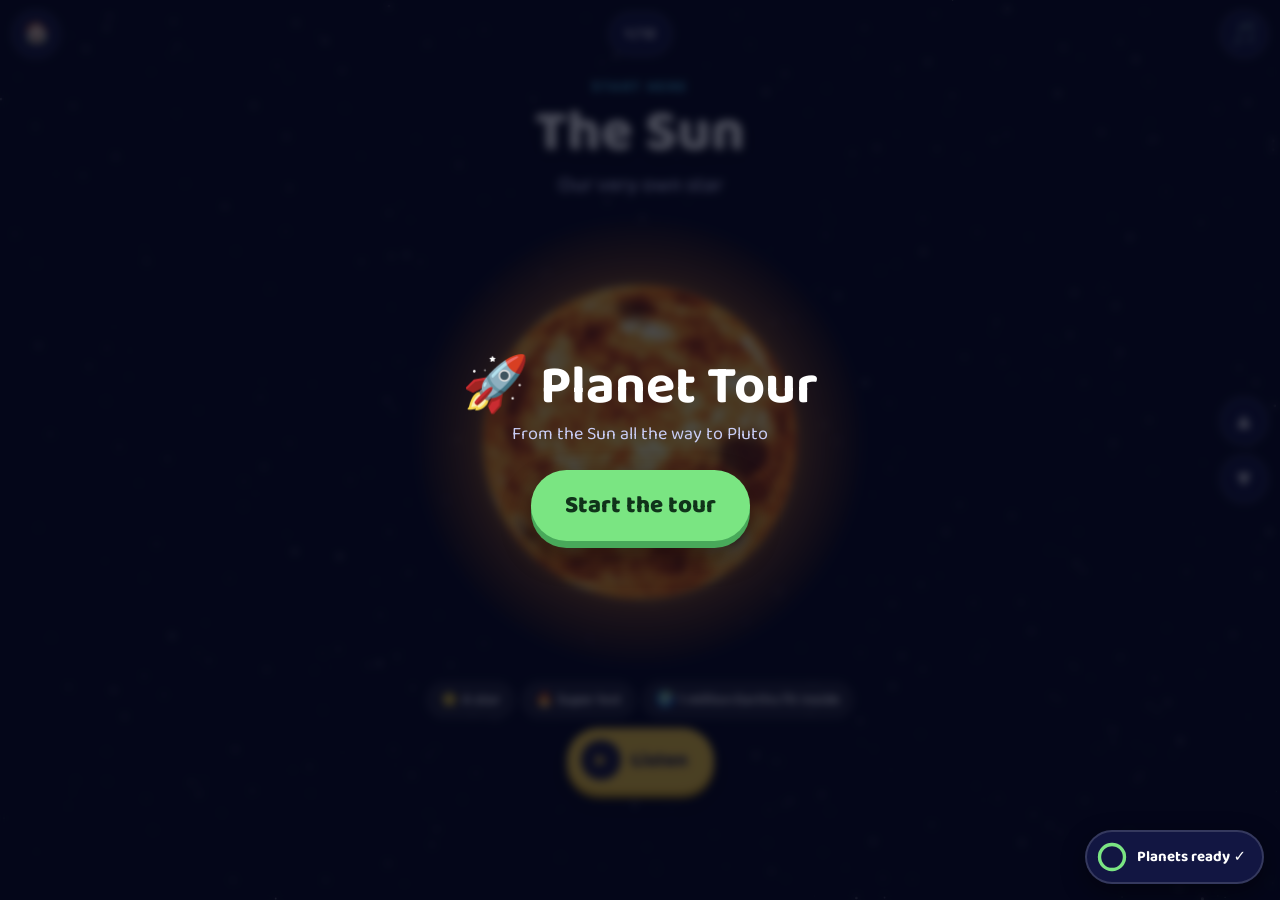
<file: apps/planet.html>
<!DOCTYPE html>
<html lang="en">
<head>
<meta charset="UTF-8">
<meta name="viewport" content="width=device-width, initial-scale=1, viewport-fit=cover">
<title>Planet Tour - Star Kids</title>
<meta name="theme-color" content="#05071a">
<link rel="manifest" href="../manifest.json">
<link rel="icon" type="image/png" href="../assets/icons/icon-192.png">
<link rel="apple-touch-icon" href="../assets/icons/apple-touch-icon.png">
<meta name="apple-mobile-web-app-capable" content="yes">
<link rel="preconnect" href="https://fonts.googleapis.com">
<link rel="preconnect" href="https://fonts.gstatic.com" crossorigin>
<link href="https://fonts.googleapis.com/css2?family=Baloo+2:wght@500;700;800&display=swap" rel="stylesheet">
<style>
  :root{--bg:#05071a;--ink:#fff;--soft:#c9cdf5;--yellow:#ffd23f;--pink:#ff6b9d;--cyan:#4dd6ff;--green:#7ae582;--purple:#a78bfa;
        --font:"Baloo 2","Chalkboard SE","Comic Sans MS","Trebuchet MS",system-ui,sans-serif;--vh:100vh}
  @supports (height:100dvh){:root{--vh:100dvh}}
  *{box-sizing:border-box;-webkit-tap-highlight-color:transparent}
  html,body{margin:0;height:100%;background:var(--bg);color:var(--ink);font-family:var(--font);overflow:hidden;overscroll-behavior:none}
  #sky{position:fixed;inset:0;width:100%;height:100%;z-index:0;pointer-events:none}
  #deck{position:relative;z-index:1;height:var(--vh);overflow-y:auto;scroll-snap-type:y mandatory;
        -webkit-overflow-scrolling:touch;scrollbar-width:none}
  #deck::-webkit-scrollbar{display:none}
  .card{height:var(--vh);scroll-snap-align:start;scroll-snap-stop:always;display:flex;flex-direction:column;
        align-items:center;justify-content:center;gap:6px;
        padding:calc(env(safe-area-inset-top) + 60px) 16px calc(env(safe-area-inset-bottom) + 28px);text-align:center}
  .num{font-size:14px;font-weight:700;letter-spacing:2px;text-transform:uppercase;color:var(--cyan);opacity:.9}
  .card h2{margin:0;font-size:clamp(34px,10vw,58px);line-height:1;font-weight:800;text-shadow:0 4px 18px rgba(0,0,0,.6)}
  .tag{margin:0;color:var(--soft);font-size:clamp(16px,4.4vw,21px);font-weight:500}
  .globe{display:block;touch-action:pan-y}
  .chips{display:flex;flex-wrap:wrap;justify-content:center;gap:8px;max-width:520px}
  .chips span{padding:5px 12px;border-radius:999px;background:rgba(255,255,255,.1);border:1px solid rgba(255,255,255,.16);
              font-size:15px;font-weight:600}
  .play{display:inline-flex;align-items:center;gap:10px;margin-top:4px;padding:12px 26px 12px 14px;border:0;border-radius:999px;
        background:var(--yellow);color:#1b1b3a;font:800 20px var(--font);cursor:pointer;box-shadow:0 6px 0 #c99a10,0 10px 24px rgba(0,0,0,.4)}
  .play:active{transform:translateY(4px);box-shadow:0 2px 0 #c99a10}
  .play i{width:40px;height:40px;border-radius:50%;background:#1b1b3a;color:var(--yellow);display:grid;place-items:center;font-style:normal;font-size:18px}
  .play.speaking{background:var(--pink);box-shadow:0 6px 0 #b8406a,0 10px 24px rgba(0,0,0,.4)}
  .play.speaking i{color:var(--pink);animation:pulse 1s ease-in-out infinite}
  .caption{min-height:3em;max-width:560px;margin:4px 0 0;font-size:clamp(15px,4vw,18px);color:#fff;opacity:0;transition:opacity .3s;line-height:1.3}
  .caption.on{opacity:.95}
  .swipe{position:absolute;bottom:calc(env(safe-area-inset-bottom) + 6px);left:0;right:0;font-size:14px;color:var(--soft);
         animation:nudge 2s ease-in-out infinite;pointer-events:none}
  /* landscape phones: globe left, words right */
  @media (orientation:landscape) and (max-height:560px){
    .card{display:grid;grid-template-columns:auto minmax(0,1fr);grid-template-rows:auto;column-gap:22px;align-content:center;
          justify-content:center;padding:calc(env(safe-area-inset-top) + 56px) 24px 16px;text-align:left}
    .card .globe{grid-row:1/span 6;grid-column:1}
    .card > :not(.globe){grid-column:2}
    .chips{justify-content:flex-start}
    .swipe{display:none}
  }
  /* top bar */
  .top{position:fixed;z-index:5;top:0;left:0;right:0;display:flex;align-items:center;justify-content:space-between;gap:8px;
       padding:calc(env(safe-area-inset-top) + 10px) 12px 8px;pointer-events:none}
  .top > *{pointer-events:auto}
  .btn{width:48px;height:48px;border-radius:50%;border:2px solid rgba(255,255,255,.18);background:rgba(20,24,70,.78);color:#fff;
       font-size:22px;display:grid;place-items:center;text-decoration:none;cursor:pointer;backdrop-filter:blur(6px)}
  .btn:active{transform:scale(.92)}
  .pos{padding:8px 14px;border-radius:999px;background:rgba(20,24,70,.78);border:2px solid rgba(255,255,255,.18);font-weight:700;font-size:15px}
  .navs{position:fixed;z-index:5;right:12px;top:50%;transform:translateY(-50%);display:flex;flex-direction:column;gap:10px}
  @media (max-width:520px) and (orientation:portrait){.navs{display:none}}
  /* start overlay */
  #start{position:fixed;inset:0;z-index:20;display:grid;place-items:center;background:rgba(5,7,26,.72);backdrop-filter:blur(4px);transition:opacity .4s}
  #start.gone{opacity:0;pointer-events:none}
  #start div{text-align:center;padding:24px}
  #start h1{font-size:clamp(34px,9vw,54px);margin:0 0 6px;line-height:1}
  #start p{color:var(--soft);font-size:18px;margin:0 0 22px}
  #startBtn{padding:16px 34px;border:0;border-radius:999px;font:800 24px var(--font);background:var(--green);color:#10331a;
            box-shadow:0 7px 0 #48a95a,0 14px 30px rgba(0,0,0,.4);cursor:pointer;animation:pulse 1.8s ease-in-out infinite}
  #start small{display:block;margin-top:18px;color:var(--soft);font-size:12px;opacity:.75}
  /* floating status, lower right */
  #status{position:fixed;right:16px;bottom:calc(16px + env(safe-area-inset-bottom));z-index:30;display:flex;align-items:center;gap:10px;
          padding:10px 16px 10px 10px;border-radius:999px;background:rgba(20,24,70,.94);border:2px solid rgba(255,255,255,.15);
          box-shadow:0 8px 24px rgba(0,0,0,.4);font-weight:700;font-size:15px;transform:translateY(160%);opacity:0;transition:.35s;pointer-events:none}
  #status.show{transform:none;opacity:1}
  #status svg{width:30px;height:30px;transform:rotate(-90deg)}
  @keyframes pulse{0%,100%{transform:scale(1)}50%{transform:scale(1.06)}}
  @keyframes nudge{0%,100%{transform:translateY(0);opacity:.6}50%{transform:translateY(-6px);opacity:1}}
  @media (prefers-reduced-motion:reduce){*{animation:none!important}}
</style>
</head>
<body>
<canvas id="sky" aria-hidden="true"></canvas>

<div class="top">
  <a class="btn" href="../index.html" aria-label="Home">🏠</a>
  <div class="pos" id="pos">1 / 12</div>
  <button class="btn" id="musicBtn" aria-label="Music on or off">🎵</button>
</div>
<div class="navs">
  <button class="btn" id="upBtn" aria-label="Previous">▲</button>
  <button class="btn" id="downBtn" aria-label="Next">▼</button>
</div>

<div id="deck" aria-live="polite"></div>

<div id="start">
  <div>
    <h1>🚀 Planet Tour</h1>
    <p>From the Sun all the way to Pluto</p>
    <button id="startBtn">Start the tour</button>
  </div>
</div>

<div id="status" role="status" aria-live="polite">
  <svg viewBox="0 0 36 36"><circle cx="18" cy="18" r="15" fill="none" stroke="rgba(255,255,255,.15)" stroke-width="4"/>
    <circle id="ring" cx="18" cy="18" r="15" fill="none" stroke="#7ae582" stroke-width="4" stroke-linecap="round" stroke-dasharray="94.25" stroke-dashoffset="94.25"/></svg>
  <span id="statusText">Loading planets…</span>
</div>

<script src="../assets/images/planet-maps.js"></script>
<script>
/* =========================================================
   DATA - order from the Sun outward
   size = body diameter as a share of the drawing box.
   Sizes follow the real order (Sun > Jupiter > Saturn ...),
   squeezed so the small ones are still easy to see.
   ========================================================= */
const BODIES = [
  {id:'sun',name:'The Sun',tag:'Our very own star',chips:['⭐ A star','🔥 Super hot','🌍 1 million Earths fit inside'],size:.8,spin:5,tilt:.12,
   say:'This is the Sun! It is a giant ball of hot, glowing gas. It gives us light and keeps us warm. More than one million Earths could fit inside it!'},
  {id:'mercury',name:'Mercury',tag:'Closest to the Sun',chips:['1st planet','🌙 No moons','📏 Smallest planet'],size:.5,spin:3,tilt:0,
   say:'This is Mercury, the smallest planet and the closest one to the Sun. It zooms around the Sun faster than any other planet.'},
  {id:'venus',name:'Venus',tag:'The hottest planet',chips:['2nd planet','☁️ Thick clouds','🔥 Hottest'],size:.66,spin:-2,tilt:.05,
   say:'This is Venus. It is covered in thick yellow clouds that trap the heat, so it is the hottest planet of all!'},
  {id:'earth',name:'Earth',tag:'Our home',chips:['3rd planet','💧 Water and air','🌙 1 moon'],size:.56,spin:9,tilt:.41,
   say:'This is Earth, our home! It has water, air, and lots of plants and animals. Can you see the Moon going around the Earth?'},
  {id:'moon',name:'The Moon',tag:'Earth\'s best friend',chips:['🌍 Goes around Earth','🕳️ Lots of craters','👣 People walked here'],size:.62,spin:2,tilt:.1,
   say:'This is the Moon. It goes around the Earth. It is covered in round holes called craters. Astronauts have walked on the Moon!'},
  {id:'mars',name:'Mars',tag:'The red planet',chips:['4th planet','🟥 Rusty red dust','🌋 Biggest volcano'],size:.58,spin:9,tilt:.44,
   say:'This is Mars, the red planet. Its dust is rusty, and that makes it red. Mars has the biggest volcano in the solar system!'},
  {id:'belt',name:'Asteroid Belt',tag:'A big ring of space rocks',chips:['🪨 Millions of rocks','📍 Between Mars and Jupiter'],size:.9,spin:0,tilt:0,
   say:'This is the asteroid belt. Millions of space rocks go around the Sun, between Mars and Jupiter.'},
  {id:'jupiter',name:'Jupiter',tag:'The biggest planet',chips:['5th planet','🌀 Giant red storm','🌙 Lots of moons'],size:.94,spin:20,tilt:.05,
   say:'This is Jupiter, the biggest planet! That big red spot is a storm that is bigger than the whole Earth.'},
  {id:'saturn',name:'Saturn',tag:'The planet with rings',chips:['6th planet','💍 Rings of ice','🛁 Light enough to float'],size:.44,spin:18,tilt:.47,
   say:'This is Saturn. It has beautiful rings made of ice and rock. Saturn is so light, it could float in a giant bathtub!'},
  {id:'uranus',name:'Uranus',tag:'The sideways planet',chips:['7th planet','🥶 Very cold','🎳 Spins on its side'],size:.8,spin:-10,tilt:1.71,
   say:'This is Uranus. It is a cold, blue green planet, and it spins on its side, like a rolling ball.'},
  {id:'neptune',name:'Neptune',tag:'The windy blue planet',chips:['8th planet','💨 Super windy','🔵 Deep blue'],size:.79,spin:11,tilt:.49,
   say:'This is Neptune, the farthest planet from the Sun. It is deep blue and has the fastest winds of all.'},
  {id:'pluto',name:'Pluto',tag:'A little dwarf planet',chips:['❄️ Icy and far away','❤️ Heart shape','🤏 Smaller than our Moon'],size:.46,spin:-2,tilt:.2,
   say:'This is Pluto, a little dwarf planet far, far away. It is icy and cold, and it has a big heart shape on it!'}
];
const N = BODIES.length;

/* =========================================================
   NOISE + TEXTURES  (cached so each texture is built once)
   ========================================================= */
const TW = 256, TH = 128;
function hash(x,y,z,s){let h=Math.imul(x^s,374761393)^Math.imul(y,668265263)^Math.imul(z,1440662683);h=Math.imul(h^(h>>>13),1274126177);h^=h>>>16;return (h>>>0)/4294967296;}
function noise3(x,y,z,s){
  const xi=Math.floor(x),yi=Math.floor(y),zi=Math.floor(z),xf=x-xi,yf=y-yi,zf=z-zi;
  const u=xf*xf*(3-2*xf),v=yf*yf*(3-2*yf),w=zf*zf*(3-2*zf);
  const L=(a,b,t)=>a+(b-a)*t;
  return L(L(L(hash(xi,yi,zi,s),hash(xi+1,yi,zi,s),u),L(hash(xi,yi+1,zi,s),hash(xi+1,yi+1,zi,s),u),v),
           L(L(hash(xi,yi,zi+1,s),hash(xi+1,yi,zi+1,s),u),L(hash(xi,yi+1,zi+1,s),hash(xi+1,yi+1,zi+1,s),u),v),w);
}
function fbm(x,y,z,o,s){let a=.5,f=1,t=0,n=0;for(let i=0;i<o;i++){t+=a*noise3(x*f,y*f,z*f,s+i*17);n+=a;f*=2.03;a*=.5;}return t/n;}
const mix=(a,b,t)=>{t=Math.max(0,Math.min(1,t));return [a[0]+(b[0]-a[0])*t,a[1]+(b[1]-a[1])*t,a[2]+(b[2]-a[2])*t];};
const smooth=(e0,e1,x)=>{const t=Math.max(0,Math.min(1,(x-e0)/(e1-e0)));return t*t*(3-2*t);};

function colorAt(id,x,y,z,lat,lon){ // lon: -PI..PI, lat: -PI/2..PI/2
  switch(id){
    case 'sun':{const n=fbm(x*5,y*5,z*5,5,1),m=fbm(x*16,y*16,z*16,3,9);return mix([235,95,10],[255,226,120],n*.8+m*.5);}
    case 'mercury':{const n=fbm(x*3,y*3,z*3,6,2),c=fbm(x*9,y*9,z*9,3,5);let col=mix([88,82,78],[178,170,160],n);
      const cr=smooth(.56,.72,c);return mix(col,[66,62,58],cr*.55);}
    case 'venus':{const w=fbm(x*2,y*2,z*2,4,3);const n=fbm(x*1.5+w*2,y*6,z*1.5+w*2,5,4);return mix([196,140,62],[250,224,160],n*1.2-.1);}
    case 'earth':{const h=fbm(x*1.8,y*1.8,z*1.8,6,7);let col;
      if(h>.53){const t=(h-.53)*6;col=t<.6?mix([52,128,50],[120,140,60],t/.6):mix([150,125,80],[190,170,130],(t-.6)*2);
        if(Math.abs(lat)<.35&&h>.6)col=mix(col,[200,175,110],.6);}
      else col=mix([8,30,95],[30,110,190],h/.53*1.1-.2);
      if(Math.abs(lat)>1.18+fbm(x*4,y*4,z*4,2,3)*.2)col=[238,244,250];return col;}
    case 'clouds':{const n=fbm(x*3+9,y*3,z*3,5,21);const band=.12*Math.cos(lat*6);return [255,255,255,smooth(.5,.72,n+band)*235];}
    case 'moon':{const n=fbm(x*2.5,y*2.5,z*2.5,5,11),m=fbm(x*1.2,y*1.2,z*1.2,3,12),c=fbm(x*10,y*10,z*10,3,13);
      let col=mix([120,120,118],[205,203,198],n);col=mix(col,[78,78,82],smooth(.52,.6,m)*.8);
      return mix(col,[230,230,226],smooth(.58,.76,c)*.45);}
    case 'mars':{const n=fbm(x*2.5,y*2.5,z*2.5,6,14),d=fbm(x*1.3,y*1.3,z*1.3,3,15);let col=mix([150,58,28],[226,128,72],n*1.2-.1);
      col=mix(col,[96,40,24],smooth(.52,.62,d)*.7);if(Math.abs(lat)>1.3)col=[240,236,230];return col;}
    case 'jupiter':{const t=fbm(x*3,y*3,z*3,4,16);const b=Math.sin(lat*15+t*3.2);
      let col=b>0?mix([238,220,190],[214,180,140],b):mix([214,180,140],[150,96,64],-b);
      const sx=lon/.33,sy=(lat+.36)/.12,d=sx*sx+sy*sy;if(d<1)col=mix([206,96,58],col,smooth(.4,1,d));return col;}
    case 'saturn':{const t=fbm(x*3,y*3,z*3,4,17);const b=Math.sin(lat*11+t*1.6);return mix([206,172,110],[244,224,170],b*.5+.5);}
    case 'uranus':{const t=fbm(x*3,y*3,z*3,3,18);return mix([150,212,222],[194,238,240],t*.6+.25*Math.cos(lat*2));}
    case 'neptune':{const t=fbm(x*3,y*3,z*3,4,19);const b=Math.sin(lat*8+t*2.5);let col=mix([36,72,190],[86,138,240],b*.5+.5);
      const sx=(lon-1.1)/.3,sy=(lat+.32)/.12,d=sx*sx+sy*sy;if(d<1)col=mix([20,34,110],col,smooth(.3,1,d));return col;}
    case 'pluto':{const n=fbm(x*3,y*3,z*3,5,20);let col=mix([118,82,58],[204,172,140],n);
      const hx=lon/.55,hy=(lat-.05)/.55,q=hx*hx+hy*hy-1;if(q*q*q-hx*hx*hy*hy*hy<0)col=mix([250,236,214],col,n*.35);return col;}
  }
  return [128,128,128];
}
const texCache = new Map();
function getTexture(id){
  if(texCache.has(id)) return texCache.get(id);
  const data=new Uint8ClampedArray(TW*TH*4);
  for(let j=0;j<TH;j++){const lat=Math.PI/2-(j+.5)/TH*Math.PI,cl=Math.cos(lat),sl=Math.sin(lat);
    for(let i=0;i<TW;i++){const lon=(i+.5)/TW*Math.PI*2-Math.PI;const x=cl*Math.cos(lon),y=cl*Math.sin(lon),z=sl;
      const c=colorAt(id,x,y,z,lat,lon),o=(j*TW+i)*4;data[o]=c[0];data[o+1]=c[1];data[o+2]=c[2];data[o+3]=c.length>3?c[3]:255;}}
  const t={data,w:TW,h:TH,photo:false};texCache.set(id,t);return t;
}

/* =========================================================
   PLANET MAPS
   Our own surface maps, made from the Solar Voyage planet code and
   saved in ../assets/images. Each map is decoded once and kept in
   memory. If a file is missing, the drawn planet above is used.
   ========================================================= */
const IMG_DIR='../assets/images/';
const PHOTOS={sun:'2k_sun.jpg',mercury:'2k_mercury.jpg',venus:'2k_venus_atmosphere.jpg',earth:'2k_earth_daymap.jpg',
  clouds:'2k_earth_clouds.jpg',moon:'2k_moon.jpg',mars:'2k_mars.jpg',jupiter:'2k_jupiter.jpg',saturn:'2k_saturn.jpg',
  uranus:'2k_uranus.jpg',neptune:'2k_neptune.jpg',pluto:'pluto.jpg'};
const RING_PHOTO='2k_saturn_ring_alpha.png';
let ringPhoto=null; // {data,w,h}
function decode(img,w,h,lumaAlpha){
  const c=document.createElement('canvas');c.width=w;c.height=h;const x=c.getContext('2d');x.imageSmoothingQuality='high';x.drawImage(img,0,0,w,h);
  let data;
  try{data=x.getImageData(0,0,w,h).data;}
  catch(e){ // opened straight from a folder: pixels are locked, so draw the photo in tiles instead
    const d2=document.createElement('canvas');d2.width=w*2;d2.height=h;const dx=d2.getContext('2d');dx.drawImage(img,0,0,w,h);dx.drawImage(img,w,0,w,h);
    return {img:d2,raw:img,w,h,photo:true,tiles:true};
  }
  if(lumaAlpha)for(let i=0;i<data.length;i+=4){const a=(data[i]+data[i+1]+data[i+2])/3;data[i]=data[i+1]=data[i+2]=255;data[i+3]=Math.min(255,a*1.15);}
  return {data,w,h,photo:true};
}
function loadImg(src){return new Promise((ok,bad)=>{const i=new Image();i.decoding='async';i.onload=()=>ok(i);i.onerror=bad;i.src=src;});}
async function loadPhotos(){
  const jobs=Object.entries(PHOTOS).map(([id,f])=>[id,f]).concat([['ring',RING_PHOTO]]);let done=0,got=0;
  const tick=()=>showStatus('Loading planets… '+done+'/'+jobs.length,done/jobs.length);
  tick();
  await Promise.all(jobs.map(async([id,f])=>{
    try{const img=await loadImg((window.PLANET_MAPS&&PLANET_MAPS[f])||IMG_DIR+f); // bundled copy first: works from a double-clicked file
      if(id==='ring'){ringPhoto=decode(img,Math.min(1024,img.naturalWidth),Math.max(1,Math.min(64,img.naturalHeight)),false);ringPhoto.raw=img;ringDisk=null;}
      else{const w=Math.min(1024,img.naturalWidth),h=Math.round(w/2);texCache.set(id,decode(img,w,h,id==='clouds'));}
      got++;
    }catch(e){/* missing or blocked: keep the drawn planet */}
    done++;tick();
  }));
  if(got)showStatus(got===jobs.length?'Planets ready ✓':'Planets ready ('+got+'/'+jobs.length+') ✓',1,2200);
  else showStatus('Using drawn planets',1,2200);
}

/* floating status, lower right */
const statusEl=document.getElementById('status'),statusText=document.getElementById('statusText'),statusRing=document.getElementById('ring');let statusTimer;
function showStatus(text,frac,hideAfter){clearTimeout(statusTimer);statusText.textContent=text;statusRing.style.strokeDashoffset=String(94.25*(1-Math.max(0,Math.min(1,frac))));
  statusEl.classList.add('show');if(hideAfter)statusTimer=setTimeout(()=>statusEl.classList.remove('show'),hideAfter);}

/* =========================================================
   SPHERE RENDERER (lookup tables cached by size + tilt)
   ========================================================= */
const globeCache = new Map();
function getGlobe(px,tilt){
  const key=px+'|'+tilt;if(globeCache.has(key))return globeCache.get(key);
  const L=[-.45,.38,.81],ll=Math.hypot(...L);L[0]/=ll;L[1]/=ll;L[2]/=ll;
  const ct=Math.cos(tilt),st=Math.sin(tilt);
  const idx=[],tu=[],tv=[],sh=[],lb=[],rim=[],al=[];
  for(let y=0;y<px;y++)for(let x=0;x<px;x++){
    const nx=(x+.5)/px*2-1,ny=1-(y+.5)/px*2,d2=nx*nx+ny*ny;if(d2>1)continue;
    const nz=Math.sqrt(1-d2),rx=nx*ct-ny*st,ry=nx*st+ny*ct;
    const lat=Math.asin(Math.max(-1,Math.min(1,ry))),lon=Math.atan2(rx,nz);
    idx.push(y*px+x);tu.push(lon/(2*Math.PI)+.5);tv.push(Math.min(.9999,Math.max(0,.5-lat/Math.PI)));
    const dot=nx*L[0]+ny*L[1]+nz*L[2];sh.push(.13+.95*Math.pow(Math.max(0,dot),.85));
    lb.push(.62+.45*Math.sqrt(nz));rim.push(Math.pow(1-nz,2.6));al.push(Math.min(1,(1-Math.sqrt(d2))*px*.5)*255);
  }
  const canvas=document.createElement('canvas');canvas.width=canvas.height=px;
  const ctx=canvas.getContext('2d');const img=ctx.createImageData(px,px);
  const g={px,canvas,ctx,img,idx:Int32Array.from(idx),tu:Float32Array.from(tu),tv:Float32Array.from(tv),sh:Float32Array.from(sh),
           lb:Float32Array.from(lb),rim:Float32Array.from(rim),al:Uint8Array.from(al)};
  globeCache.set(key,g);return g;
}
// off = turn in procedural texels (256 = one full turn)
// opts: {emissive, clouds:{tex,off}, atmo:[r,g,b]}
function paintGlobe(g,tex,off,opts){
  const d=g.img.data,T=tex.data,W=tex.w,H=tex.h,n=g.idx.length,A=opts.atmo;
  const CT=opts.clouds?opts.clouds.tex:null,C=CT?CT.data:null,CW=CT?CT.w:0,CH=CT?CT.h:0,coff=CT?opts.clouds.off/TW:0,o0=off/TW;
  for(let k=0;k<n;k++){
    let u=(g.tu[k]+o0)%1;if(u<0)u+=1;const ti=((g.tv[k]*H|0)*W+(u*W|0))*4;
    let r=T[ti],gg=T[ti+1],b=T[ti+2];
    if(C){let cu=(g.tu[k]+coff)%1;if(cu<0)cu+=1;const ci=((g.tv[k]*CH|0)*CW+(cu*CW|0))*4,a=C[ci+3]/255;r+=(255-r)*a;gg+=(255-gg)*a;b+=(255-b)*a;}
    const s=opts.emissive?g.lb[k]:g.sh[k];r*=s;gg*=s;b*=s;
    if(A){const m=g.rim[k]*(opts.emissive?1:.4+.6*g.sh[k]);r+=A[0]*m;gg+=A[1]*m;b+=A[2]*m;}
    const o=g.idx[k]*4;d[o]=r;d[o+1]=gg;d[o+2]=b;d[o+3]=g.al[k];
  }
  g.ctx.putImageData(g.img,0,0);return g.canvas;
}

/* =========================================================
   ASTEROID BELT (rocks generated once)
   ========================================================= */
let rocks=null;
function getRocks(){
  if(rocks)return rocks;let s=7;const rnd=()=>(s=(s*16807)%2147483647)/2147483647;
  rocks=Array.from({length:220},()=>{const pts=[],k=5+Math.floor(rnd()*4);for(let i=0;i<k;i++)pts.push([Math.cos(i/k*6.283)*(.7+rnd()*.5),Math.sin(i/k*6.283)*(.7+rnd()*.5)]);
    const g=110+rnd()*80;return {a:rnd()*6.283,r:.3+rnd()*.17+(rnd()-.5)*.04,sz:.004+Math.pow(rnd(),3)*.018,pts,spin:rnd()*4-2,
      col:`rgb(${g+20|0},${g*.85|0},${g*.7|0})`};});
  return rocks;
}

/* =========================================================
   BUILD DECK  (3 copies for endless scrolling)
   ========================================================= */
const deck=document.getElementById('deck');
const cards=[];
function cardHTML(b,i){
  return `<section class="card" data-i="${i}">
    <div class="num">${i===0?'Start here':'Stop '+(i+1)}</div>
    <h2>${b.name}</h2><p class="tag">${b.tag}</p>
    <canvas class="globe" aria-label="${b.name}"></canvas>
    <div class="chips">${b.chips.map(c=>`<span>${c}</span>`).join('')}</div>
    <button class="play" aria-label="Listen about ${b.name}"><i>▶</i><span>Listen</span></button>
    <p class="caption"></p>${i===0?'<div class="swipe">Swipe up to fly ↑</div>':''}
  </section>`;
}
deck.innerHTML=[0,1,2].map(()=>BODIES.map(cardHTML).join('')).join('');
deck.querySelectorAll('.card').forEach((el,k)=>{
  const i=+el.dataset.i;const c={el,i,b:BODIES[i],canvas:el.querySelector('canvas'),visible:false};
  c.ctx=c.canvas.getContext('2d');c.btn=el.querySelector('.play');c.cap=el.querySelector('.caption');
  c.btn.addEventListener('click',()=>toggleSpeak(c));cards.push(c);
});

let S=300,DPR=1;
function layout(){
  DPR=Math.min(devicePixelRatio||1,2);const w=innerWidth,h=innerHeight,land=w>h&&h<560;
  S=Math.round(land?Math.min(h*.78,w*.46):Math.min(w*.96,h*.52,640));
  for(const c of cards){c.canvas.width=S*DPR;c.canvas.height=S*DPR;c.canvas.style.width=S+'px';c.canvas.style.height=S+'px';}
}
layout();

/* visible cards only get drawn */
const io=new IntersectionObserver(es=>es.forEach(e=>{const c=cards.find(k=>k.el===e.target);if(c)c.visible=e.isIntersecting;}),{root:deck,threshold:0});
cards.forEach(c=>io.observe(c.el));

/* =========================================================
   DRAW LOOP
   ========================================================= */
function globeFor(b,diam){const px=Math.max(48,Math.min(560,Math.round(diam*DPR)));return getGlobe(px,b.tilt);}
function drawCard(c,t){
  const x=c.ctx,b=c.b,cx=S/2,cy=S/2;x.setTransform(DPR,0,0,DPR,0,0);x.clearRect(0,0,S,S);
  const off=t/1000*b.spin;
  if(b.id==='belt'){drawBelt(x,t);return;}
  const D=S*b.size,R=D/2;
  if(b.id==='sun'){
    const pulse=1+.03*Math.sin(t/900);const g=x.createRadialGradient(cx,cy,R*.6,cx,cy,R*1.18*pulse);
    g.addColorStop(0,'rgba(255,200,80,.9)');g.addColorStop(.5,'rgba(255,140,30,.35)');g.addColorStop(1,'rgba(255,120,0,0)');
    x.fillStyle=g;x.beginPath();x.arc(cx,cy,R*1.2*pulse,0,6.283);x.fill();
    const st=getTexture('sun');drawBall(x,'sun',cx,cy,D*.84,b.tilt,off,{emissive:true,atmo:st.photo?[120,60,0]:[255,170,40]});return;
  }
  if(b.id==='saturn'){drawRings(x,cx,cy,R,b.tilt,true);}
  let moon=null;
  if(b.id==='earth'){const a=t/1000*.45,mr=R*1.52;moon={x:cx+Math.cos(a)*mr,y:cy+Math.sin(a)*mr*.32-Math.cos(a)*mr*.12,front:Math.sin(a)>0,d:D*.27};
    if(!moon.front)drawMoon(x,moon,t);}
  const atmo={earth:[90,160,255],venus:[255,220,150],uranus:[170,240,255],neptune:[90,140,255],mars:[255,150,110]}[b.id];
  const opts={atmo};if(b.id==='earth')opts.clouds={tex:getTexture('clouds'),off:t/1000*b.spin*1.25};
  drawBall(x,b.id,cx,cy,D,b.tilt,off,opts);
  if(b.id==='saturn')drawRings(x,cx,cy,R,b.tilt,false);
  if(moon&&moon.front)drawMoon(x,moon,t);
}
function drawMoon(x,m,t){drawBall(x,'moon',m.x,m.y,m.d,.1,t/1000*2,{});}
/* ring photo turned into a top-down disk once, then squashed into an ellipse */
let ringDisk=null;const RIN=1.24,ROUT=2.27;
function getRingDisk(){
  if(ringDisk||!ringPhoto)return ringDisk;const N=512,c=document.createElement('canvas');c.width=c.height=N;const x=c.getContext('2d');
  if(ringPhoto.tiles){ // sweep the ring strip around in thin wedges
    const r0=N/2*RIN/ROUT,len=N/2-r0,steps=360,th=2*Math.PI*(N/2)/steps*1.4;x.translate(N/2,N/2);
    for(let k=0;k<steps;k++){x.save();x.rotate(k/steps*2*Math.PI);x.drawImage(ringPhoto.raw,r0,-th/2,len,th);x.restore();}
    ringDisk=c;return c;}
  const img=x.createImageData(N,N),d=img.data;
  const P=ringPhoto,h2=P.h>>1;
  for(let y=0;y<N;y++)for(let i=0;i<N;i++){const dx=(i+.5)/N*2-1,dy=(y+.5)/N*2-1,rr=Math.sqrt(dx*dx+dy*dy)*ROUT;if(rr<RIN||rr>ROUT)continue;
    const u=Math.min(P.w-1,((rr-RIN)/(ROUT-RIN)*P.w)|0),si=(h2*P.w+u)*4,o=(y*N+i)*4;
    // shade the far side a little darker, like the planet's shadow side
    const sh=dy<0?.82:1;d[o]=P.data[si]*sh;d[o+1]=P.data[si+1]*sh;d[o+2]=P.data[si+2]*sh;d[o+3]=P.data[si+3];}
  x.putImageData(img,0,0);ringDisk=c;return c;
}
function drawRings(x,cx,cy,R,tilt,back){
  x.save();x.translate(cx,cy);x.rotate(-tilt*.55);
  x.beginPath();if(back)x.rect(-S,-S,S*2,S);else x.rect(-S,0,S*2,S);x.clip();
  const disk=getRingDisk();
  if(disk){x.scale(1,.24);x.drawImage(disk,-R*ROUT,-R*ROUT,R*ROUT*2,R*ROUT*2);x.restore();return;}
  const bands=[[1.24,1.48,'rgba(170,150,120,.45)'],[1.5,1.86,'rgba(232,212,168,.9)'],[1.88,1.94,'rgba(30,25,20,.3)'],[1.95,2.22,'rgba(214,190,140,.8)']];
  for(const[a,b2,col] of bands){const r=R*(a+b2)/2;x.lineWidth=R*(b2-a)*.98;x.strokeStyle=col;x.beginPath();x.ellipse(0,0,r,r*.24,0,0,6.283);x.stroke();}
  x.restore();
}
function drawBelt(x,t){
  const cx=S/2,cy=S/2;const g=x.createRadialGradient(cx,cy,0,cx,cy,S*.13);g.addColorStop(0,'rgba(255,230,140,1)');g.addColorStop(.3,'rgba(255,170,50,.8)');g.addColorStop(1,'rgba(255,120,0,0)');
  x.fillStyle=g;x.beginPath();x.arc(cx,cy,S*.13,0,6.283);x.fill();
  x.strokeStyle='rgba(255,120,90,.35)';x.setLineDash([3,5]);x.lineWidth=1.2;x.beginPath();x.ellipse(cx,cy,S*.22,S*.22*.42,0,0,6.283);x.stroke();
  x.strokeStyle='rgba(230,180,120,.35)';x.beginPath();x.ellipse(cx,cy,S*.49,S*.49*.42,0,0,6.283);x.stroke();x.setLineDash([]);
  const mA=t/1000*.5;x.fillStyle='#d9693a';x.beginPath();x.arc(cx+Math.cos(mA)*S*.22,cy+Math.sin(mA)*S*.22*.42,S*.022,0,6.283);x.fill();
  const jA=t/1000*.12+2;x.fillStyle='#e0b98a';x.beginPath();x.arc(cx+Math.cos(jA)*S*.49,cy+Math.sin(jA)*S*.49*.42,S*.045,0,6.283);x.fill();
  for(const r of getRocks()){const a=r.a+t/1000*(.18/Math.pow(r.r/.3,1.5));const px=cx+Math.cos(a)*r.r*S,py=cy+Math.sin(a)*r.r*S*.42;
    const sz=r.sz*S*(1+.25*Math.sin(a));x.save();x.translate(px,py);x.rotate(t/1000*r.spin);x.fillStyle=r.col;x.beginPath();
    r.pts.forEach((p,k)=>k?x.lineTo(p[0]*sz,p[1]*sz):x.moveTo(p[0]*sz,p[1]*sz));x.closePath();x.fill();x.restore();}
}

/* =========================================================
   TILE RENDERER - used when the page is opened straight from a folder.
   The photo is cut into small tiles and each tile is placed where it
   falls on the ball, then shaded. Looks the same, uses no pixel access.
   ========================================================= */
const LON_T=36,LAT_T=18;
function tileGlobe(x,tex,u0,R){
  const W=tex.w,H=tex.h,sw=W/(2*LON_T),sh=H/LAT_T;
  for(let j=0;j<LAT_T;j++){const la0=-Math.PI/2+j*Math.PI/LAT_T,la1=la0+Math.PI/LAT_T,cl=Math.cos((la0+la1)/2);
    const y0=-R*Math.sin(la1),y1=-R*Math.sin(la0),sv=(.5-la1/Math.PI)*H;
    for(let i=0;i<LON_T;i++){const lo0=-Math.PI/2+i*Math.PI/LON_T,lo1=lo0+Math.PI/LON_T;
      const x0=R*cl*Math.sin(lo0),x1=R*cl*Math.sin(lo1);let su=((lo0/(2*Math.PI)+.5+u0)%1+1)%1*W;
      x.drawImage(tex.img,su,sv,sw,sh,x0-.4,y0-.4,x1-x0+.8,y1-y0+.8);}}
}
function drawTiled(x,tex,cx,cy,D,tilt,off,opts){
  const R=D/2;x.save();x.beginPath();x.arc(cx,cy,R,0,6.283);x.clip();
  x.save();x.translate(cx,cy);x.rotate(tilt);tileGlobe(x,tex,off/TW,R);
  if(opts.clouds&&opts.clouds.tex.tiles){x.globalCompositeOperation='screen';tileGlobe(x,opts.clouds.tex,opts.clouds.off/TW,R);x.globalCompositeOperation='source-over';}
  x.restore();
  // light from the top left, dark on the far side
  if(opts.emissive){const g=x.createRadialGradient(cx,cy,R*.2,cx,cy,R);g.addColorStop(0,'rgba(255,240,200,.15)');g.addColorStop(.8,'rgba(120,40,0,0)');g.addColorStop(1,'rgba(120,40,0,.45)');x.fillStyle=g;x.fillRect(cx-R,cy-R,D,D);}
  else{const g=x.createRadialGradient(cx-R*.42,cy-R*.36,R*.05,cx-R*.1,cy-R*.05,R*1.25);
    g.addColorStop(0,'rgba(255,255,255,.12)');g.addColorStop(.45,'rgba(0,0,0,0)');g.addColorStop(.8,'rgba(0,0,12,.55)');g.addColorStop(1,'rgba(0,0,12,.92)');x.fillStyle=g;x.fillRect(cx-R,cy-R,D,D);}
  if(opts.atmo){const a=opts.atmo,g=x.createRadialGradient(cx,cy,R*.78,cx,cy,R);g.addColorStop(0,`rgba(${a[0]},${a[1]},${a[2]},0)`);g.addColorStop(1,`rgba(${a[0]},${a[1]},${a[2]},.55)`);
    x.globalCompositeOperation='screen';x.fillStyle=g;x.fillRect(cx-R,cy-R,D,D);x.globalCompositeOperation='source-over';}
  x.restore();
}
/* one call for any ball: photo pixels, photo tiles, or drawn */
function drawBall(x,id,cx,cy,D,tilt,off,opts){
  const tex=getTexture(id);
  if(tex.tiles){drawTiled(x,tex,cx,cy,D,tilt,off,opts);return;}
  if(opts.clouds&&opts.clouds.tex.tiles)opts={...opts,clouds:null};
  const gl=getGlobe(Math.max(24,Math.min(560,Math.round(D*DPR))),tilt);x.drawImage(paintGlobe(gl,tex,off,opts),cx-D/2,cy-D/2,D,D);
}

let lastFrame=0;
function loop(t){requestAnimationFrame(loop);if(document.hidden||t-lastFrame<30)return;lastFrame=t;for(const c of cards)if(c.visible)drawCard(c,t);}
requestAnimationFrame(loop);

/* =========================================================
   ENDLESS SCROLL
   ========================================================= */
const posEl=document.getElementById('pos');let current=0,scrollTimer;
function ch(){return deck.clientHeight;}
function jumpToMiddle(){deck.scrollTop=N*ch();}
function settle(){
  const h=ch(),k=Math.round(deck.scrollTop/h);
  if(k<N)deck.scrollTop+=N*h;else if(k>=2*N)deck.scrollTop-=N*h;
  const i=((k%N)+N)%N;if(i!==current){current=i;stopSpeak();}posEl.textContent=(i+1)+' / '+N;
}
deck.addEventListener('scroll',()=>{clearTimeout(scrollTimer);scrollTimer=setTimeout(settle,140);},{passive:true});
document.getElementById('upBtn').onclick=()=>deck.scrollBy({top:-ch(),behavior:'smooth'});
document.getElementById('downBtn').onclick=()=>deck.scrollBy({top:ch(),behavior:'smooth'});
addEventListener('keydown',e=>{if(e.key==='ArrowDown'||e.key==='PageDown'){e.preventDefault();deck.scrollBy({top:ch(),behavior:'smooth'});}
  if(e.key==='ArrowUp'||e.key==='PageUp'){e.preventDefault();deck.scrollBy({top:-ch(),behavior:'smooth'});}});
addEventListener('resize',()=>{const i=Math.round(deck.scrollTop/ch());layout();requestAnimationFrame(()=>{deck.scrollTop=i*ch();settle();});});
requestAnimationFrame(()=>{jumpToMiddle();settle();});

/* =========================================================
   NARRATION - natural female voice
   ========================================================= */
let voiceCache=null;
function femaleVoice(){
  if(voiceCache)return voiceCache;const vs=(window.speechSynthesis&&speechSynthesis.getVoices())||[];if(!vs.length)return null;
  const en=vs.filter(v=>/^en/i.test(v.lang));
  const prefer=['Microsoft Ava Online (Natural)','Microsoft Jenny Online (Natural)','Microsoft Aria Online (Natural)','Google UK English Female',
    'Samantha','Ava','Allison','Susan','Karen','Moira','Tessa','Serena','Fiona','Victoria','Microsoft Zira','Google US English'];
  for(const p of prefer){const v=en.find(v=>v.name.indexOf(p)===0||v.name.includes(p));if(v)return voiceCache=v;}
  return voiceCache=en.find(v=>/female|woman|natural/i.test(v.name))||en[0]||vs[0];
}
if(window.speechSynthesis)speechSynthesis.onvoiceschanged=()=>{voiceCache=null;femaleVoice();};
let speakingCard=null;
function stopSpeak(){if(window.speechSynthesis)speechSynthesis.cancel();if(speakingCard){speakingCard.btn.classList.remove('speaking');
  speakingCard.btn.querySelector('i').textContent='▶';speakingCard.btn.querySelector('span').textContent='Listen';speakingCard.cap.classList.remove('on');}
  speakingCard=null;Music.duck(false);}
function toggleSpeak(c){
  if(speakingCard===c){stopSpeak();return;}stopSpeak();
  c.cap.textContent=c.b.say;c.cap.classList.add('on');
  if(!window.speechSynthesis){return;}
  const u=new SpeechSynthesisUtterance(c.b.say);const v=femaleVoice();if(v){u.voice=v;u.lang=v.lang;}else u.lang='en-US';
  u.rate=.92;u.pitch=1.12;u.volume=1;
  u.onend=u.onerror=()=>{if(speakingCard===c)stopSpeak();};
  speakingCard=c;c.btn.classList.add('speaking');c.btn.querySelector('i').textContent='■';c.btn.querySelector('span').textContent='Stop';
  Music.duck(true);speechSynthesis.speak(u);
}

/* =========================================================
   BACKGROUND MUSIC - gentle 60-second loop made in code
   80 beats at 80 bpm = exactly one minute, then it repeats
   ========================================================= */
const Music={ctx:null,out:null,on:false,beat:0,next:0,timer:null,melody:null,
  init(){if(this.ctx)return;const AC=window.AudioContext||window.webkitAudioContext;if(!AC)return;
    const ctx=this.ctx=new AC();this.out=ctx.createGain();this.out.gain.value=.0001;
    const rev=ctx.createConvolver();const len=ctx.sampleRate*2.6,ir=ctx.createBuffer(2,len,ctx.sampleRate);
    for(let ch=0;ch<2;ch++){const d=ir.getChannelData(ch);for(let i=0;i<len;i++)d[i]=(Math.random()*2-1)*Math.pow(1-i/len,2.4);}
    rev.buffer=ir;const wet=ctx.createGain();wet.gain.value=.45;this.out.connect(ctx.destination);this.out.connect(rev);rev.connect(wet);wet.connect(ctx.destination);
    // fixed melody so every minute sounds the same
    let s=42;const rnd=()=>(s=(s*16807)%2147483647)/2147483647;const pent=[72,74,76,79,81,84];this.melody=[];
    for(let b=0;b<80;b++){if(rnd()<.6)this.melody.push({b,m:pent[Math.floor(rnd()*pent.length)]});if(rnd()<.18)this.melody.push({b:b+.5,m:pent[Math.floor(rnd()*pent.length)]});}
  },
  hz:m=>440*Math.pow(2,(m-69)/12),
  bell(t,m,v){const c=this.ctx,o=c.createOscillator(),o2=c.createOscillator(),g=c.createGain();o.type='sine';o2.type='sine';
    o.frequency.value=this.hz(m);o2.frequency.value=this.hz(m)*2.01;const g2=c.createGain();g2.gain.value=.25;
    g.gain.setValueAtTime(0,t);g.gain.linearRampToValueAtTime(v,t+.01);g.gain.exponentialRampToValueAtTime(.0001,t+1.6);
    o.connect(g);o2.connect(g2);g2.connect(g);g.connect(this.out);o.start(t);o2.start(t);o.stop(t+1.7);o2.stop(t+1.7);},
  pad(t,notes,dur){const c=this.ctx;const f=c.createBiquadFilter();f.type='lowpass';f.frequency.value=900;const g=c.createGain();
    g.gain.setValueAtTime(0,t);g.gain.linearRampToValueAtTime(.05,t+.9);g.gain.setValueAtTime(.05,t+dur-.6);g.gain.linearRampToValueAtTime(0,t+dur+.4);
    f.connect(g);g.connect(this.out);for(const m of notes)for(const det of[-5,5]){const o=c.createOscillator();o.type='triangle';o.frequency.value=this.hz(m);o.detune.value=det;o.connect(f);o.start(t);o.stop(t+dur+.5);}
    const bo=c.createOscillator(),bg=c.createGain();bo.type='sine';bo.frequency.value=this.hz(notes[0]-12);bg.gain.setValueAtTime(0,t);bg.gain.linearRampToValueAtTime(.09,t+.3);
    bg.gain.linearRampToValueAtTime(0,t+dur);bo.connect(bg);bg.connect(this.out);bo.start(t);bo.stop(t+dur+.1);},
  tick(){const c=this.ctx,beatLen=.75,chords=[[60,64,67],[57,60,64],[53,57,60],[55,59,62]];
    while(this.next<c.currentTime+.4){const b=this.beat%80;
      if(b%4===0)this.pad(this.next,chords[(b/4)%4],beatLen*4);
      for(const n of this.melody)if(Math.floor(n.b)===b)this.bell(this.next+(n.b-b)*beatLen,n.m,.07);
      this.beat++;this.next+=beatLen;}},
  start(){this.init();if(!this.ctx)return;this.ctx.resume();this.on=true;this.beat=0;this.next=this.ctx.currentTime+.1;
    this.out.gain.cancelScheduledValues(this.ctx.currentTime);this.out.gain.linearRampToValueAtTime(speakingCard?.06:.9,this.ctx.currentTime+1.5);
    clearInterval(this.timer);this.timer=setInterval(()=>this.tick(),60);this.tick();},
  stop(){if(!this.ctx)return;this.on=false;clearInterval(this.timer);this.out.gain.cancelScheduledValues(this.ctx.currentTime);
    this.out.gain.linearRampToValueAtTime(.0001,this.ctx.currentTime+.4);},
  duck(on){if(!this.ctx||!this.on)return;const t=this.ctx.currentTime;this.out.gain.cancelScheduledValues(t);this.out.gain.linearRampToValueAtTime(on?.06:.9,t+.4);}
};
const musicBtn=document.getElementById('musicBtn');
let musicWanted=true;try{musicWanted=localStorage.getItem('sk-planet-music')!=='off';}catch(_){}
function paintMusic(){musicBtn.textContent=musicWanted?'🎵':'🔇';}
paintMusic();
musicBtn.onclick=()=>{musicWanted=!musicWanted;try{localStorage.setItem('sk-planet-music',musicWanted?'on':'off');}catch(_){}
  paintMusic();musicWanted?Music.start():Music.stop();};
document.getElementById('startBtn').onclick=()=>{document.getElementById('start').classList.add('gone');if(musicWanted)Music.start();femaleVoice();};
document.addEventListener('visibilitychange',()=>{if(document.hidden){if(Music.ctx)Music.ctx.suspend();stopSpeak();}else if(Music.ctx&&Music.on)Music.ctx.resume();});

/* =========================================================
   STARFIELD - soft twinkle and an occasional shooting star
   ========================================================= */
(function(){const c=document.getElementById('sky'),x=c.getContext('2d');let W,H,stars=[],shoot=null,nextShoot=performance.now()+5000,last=0;
  function size(){const d=Math.min(devicePixelRatio||1,2);W=innerWidth;H=innerHeight;c.width=W*d;c.height=H*d;x.setTransform(d,0,0,d,0,0);
    stars=Array.from({length:Math.round(W*H/2200)},()=>({x:Math.random()*W,y:Math.random()*H,r:Math.random()*1.3+.3,a:Math.random()*.6+.3,s:Math.random()<.2?Math.random()+.4:0,p:Math.random()*6}));}
  function f(t){requestAnimationFrame(f);if(document.hidden||t-last<40)return;last=t;x.clearRect(0,0,W,H);
    for(const s of stars){x.globalAlpha=s.s?s.a*(.6+.4*Math.sin(t/1000*s.s+s.p)):s.a;x.fillStyle='#fff';x.beginPath();x.arc(s.x,s.y,s.r,0,6.283);x.fill();}
    x.globalAlpha=1;if(!shoot&&t>nextShoot)shoot={x:Math.random()*W*.7+W*.25,y:Math.random()*H*.3,vx:-(6+Math.random()*3),vy:2.6+Math.random()*1.4,life:1};
    if(shoot){shoot.x+=shoot.vx*2.4;shoot.y+=shoot.vy*2.4;shoot.life-=.022;const ex=shoot.x-shoot.vx*16,ey=shoot.y-shoot.vy*16;
      const g=x.createLinearGradient(shoot.x,shoot.y,ex,ey);g.addColorStop(0,'rgba(255,255,255,'+Math.max(0,shoot.life)+')');g.addColorStop(1,'rgba(255,255,255,0)');
      x.strokeStyle=g;x.lineWidth=2;x.beginPath();x.moveTo(shoot.x,shoot.y);x.lineTo(ex,ey);x.stroke();if(shoot.life<=0){shoot=null;nextShoot=t+7000+Math.random()*8000;}}}
  addEventListener('resize',size);size();requestAnimationFrame(f);})();

loadPhotos();

/* offline support */
if('serviceWorker' in navigator)addEventListener('load',()=>navigator.serviceWorker.register('../sw.js',{scope:'../'}).catch(()=>{}));
</script>
</body>
</html>
</file>
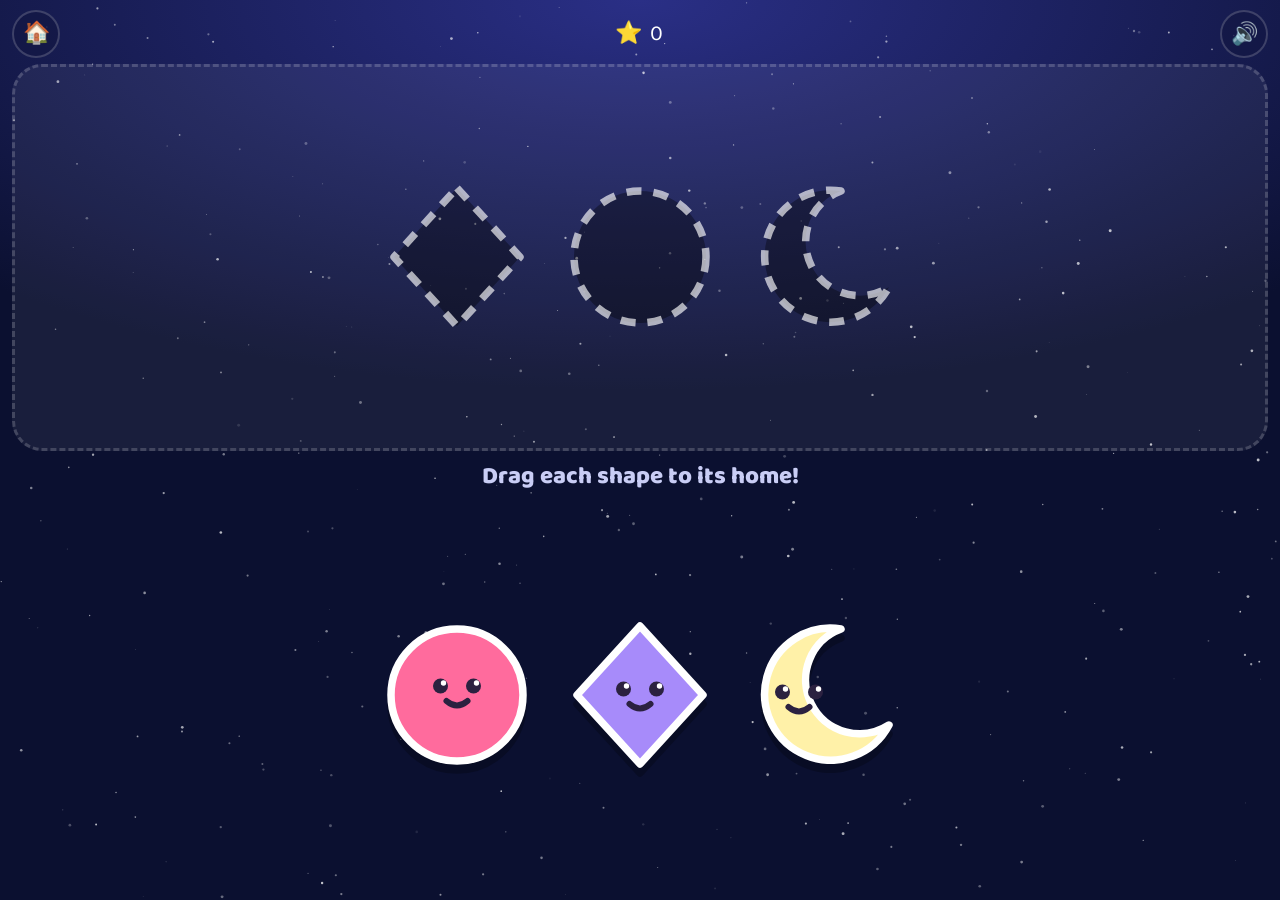
<file: apps/shapes.html>
<!DOCTYPE html>
<html lang="en">
<head>
<meta charset="UTF-8">
<meta name="viewport" content="width=device-width, initial-scale=1, viewport-fit=cover, user-scalable=no">
<title>Shape Match - Star Kids</title>
<meta name="theme-color" content="#0b1030">
<link rel="manifest" href="../manifest.json">
<link rel="icon" type="image/png" href="../assets/icons/icon-192.png">
<link rel="apple-touch-icon" href="../assets/icons/apple-touch-icon.png">
<meta name="apple-mobile-web-app-capable" content="yes">
<link rel="preconnect" href="https://fonts.googleapis.com">
<link rel="preconnect" href="https://fonts.gstatic.com" crossorigin>
<link href="https://fonts.googleapis.com/css2?family=Baloo+2:wght@500;700;800&display=swap" rel="stylesheet">
<style>
  :root{--bg:#0b1030;--ink:#fff;--soft:#c9cdf5;--yellow:#ffd23f;--pink:#ff6b9d;--green:#7ae582;
        --font:"Baloo 2","Chalkboard SE","Comic Sans MS","Trebuchet MS",system-ui,sans-serif;--vh:100vh}
  @supports (height:100dvh){:root{--vh:100dvh}}
  *{box-sizing:border-box;-webkit-tap-highlight-color:transparent;-webkit-user-select:none;user-select:none}
  html,body{margin:0;height:100%;overflow:hidden;background:var(--bg);color:var(--ink);font-family:var(--font);overscroll-behavior:none;touch-action:none}
  body{background:radial-gradient(120% 70% at 50% 0%,#2a2f86 0%,var(--bg) 62%)}
  #sky,#confetti{position:fixed;inset:0;width:100%;height:100%;pointer-events:none}
  #confetti{z-index:6}
  .app{position:relative;height:var(--vh);display:grid;grid-template-rows:auto 1fr auto 1fr;
       padding:calc(env(safe-area-inset-top) + 10px) 12px calc(env(safe-area-inset-bottom) + 12px);gap:6px}
  .top{display:flex;align-items:center;justify-content:space-between;gap:8px;z-index:3}
  .btn{width:48px;height:48px;border-radius:50%;border:2px solid rgba(255,255,255,.18);background:rgba(20,24,70,.78);color:#fff;
       font-size:22px;display:grid;place-items:center;text-decoration:none;cursor:pointer}
  .btn:active{transform:scale(.92)}
  .stars{font-size:22px;letter-spacing:2px;min-width:60px;text-align:center}
  .zone{position:relative;display:flex;flex-wrap:wrap;align-items:center;justify-content:center;align-content:center;gap:var(--gap,18px)}
  .holes{background:rgba(255,255,255,.06);border:3px dashed rgba(255,255,255,.18);border-radius:30px;padding:10px}
  .say{text-align:center;font-weight:800;font-size:clamp(18px,5vw,24px);color:var(--soft);min-height:1.4em}
  .slot,.piece{width:var(--s);height:var(--s);position:relative}
  .slot svg,.piece svg{width:100%;height:100%;display:block;overflow:visible}
  .slot path,.slot circle,.slot rect,.slot ellipse,.slot polygon{fill:rgba(0,0,0,.35);stroke:rgba(255,255,255,.65);stroke-width:5;stroke-dasharray:10 8;stroke-linejoin:round}
  .slot.filled svg *{fill:var(--c);stroke:#fff;stroke-dasharray:none}
  .slot.filled{animation:boing .5s cubic-bezier(.3,1.8,.5,1)}
  .slot.hover svg *{stroke:var(--yellow);stroke-width:7}
  .piece{cursor:grab;touch-action:none;transition:transform .25s cubic-bezier(.3,1.6,.6,1);z-index:2}
  .piece svg *{fill:var(--c);stroke:#fff;stroke-width:5;stroke-linejoin:round;filter:drop-shadow(0 6px 0 rgba(0,0,0,.25))}
  .piece .eye{fill:#2b2140;stroke:none;filter:none}.piece .shine{fill:#fff;stroke:none;filter:none}
  .piece .mouth{fill:none;stroke:#2b2140;stroke-width:4;stroke-linecap:round;filter:none}
  .piece.drag{cursor:grabbing;transition:none;z-index:10}
  .piece.drag svg{transform:scale(1.12)}
  .piece.home{visibility:hidden}
  .piece.wiggle{animation:wiggle .45s ease-in-out}
  @keyframes boing{0%{transform:scale(.6)}100%{transform:scale(1)}}
  @keyframes wiggle{0%,100%{transform:rotate(0)}25%{transform:rotate(-12deg)}75%{transform:rotate(12deg)}}
  @media (orientation:landscape) and (max-height:560px){
    .app{grid-template-columns:1fr 1fr;grid-template-rows:auto auto 1fr}
    .top{grid-column:1/-1}.say{grid-column:1/-1;order:-1}
  }
</style>
</head>
<body>
<canvas id="sky" aria-hidden="true"></canvas>
<div class="app">
  <div class="top">
    <a class="btn" href="../index.html" aria-label="Home">🏠</a>
    <div class="stars" id="stars">⭐ 0</div>
    <button class="btn" id="soundBtn" aria-label="Sound on or off">🔊</button>
  </div>
  <div class="zone holes" id="holes"></div>
  <div class="say" id="say">Drag each shape to its home!</div>
  <div class="zone" id="tray"></div>
</div>
<canvas id="confetti"></canvas>

<script>
/* ================= shapes (100 x 100 box) ================= */
function starPath(){let d='';for(let i=0;i<10;i++){const a=-Math.PI/2+i*Math.PI/5,r=i%2?21:48;d+=(i?'L':'M')+(50+r*Math.cos(a)).toFixed(1)+' '+(54+r*Math.sin(a)).toFixed(1);}return d+'Z';}
function hexPath(){let d='';for(let i=0;i<6;i++){const a=i*Math.PI/3,r=46;d+=(i?'L':'M')+(50+r*Math.cos(a)).toFixed(1)+' '+(50+r*Math.sin(a)).toFixed(1);}return d+'Z';}
const SHAPES=[
  {id:'circle',name:'circle',c:'#ff6b9d',svg:'<circle cx="50" cy="50" r="44"/>',face:[50,48]},
  {id:'square',name:'square',c:'#4dd6ff',svg:'<rect x="8" y="8" width="84" height="84" rx="10"/>',face:[50,48]},
  {id:'triangle',name:'triangle',c:'#ffd23f',svg:'<path d="M50 6 L95 90 L5 90 Z"/>',face:[50,62]},
  {id:'star',name:'star',c:'#ff9f43',svg:`<path d="${starPath()}"/>`,face:[50,56]},
  {id:'heart',name:'heart',c:'#ff4d6d',svg:'<path d="M50 90 C 10 62, 4 36, 22 20 C 36 8, 50 18, 50 30 C 50 18, 64 8, 78 20 C 96 36, 90 62, 50 90 Z"/>',face:[50,46]},
  {id:'diamond',name:'diamond',c:'#a78bfa',svg:'<path d="M50 4 L92 50 L50 96 L8 50 Z"/>',face:[50,50]},
  {id:'oval',name:'oval',c:'#7ae582',svg:'<ellipse cx="50" cy="50" rx="46" ry="32"/>',face:[50,48]},
  {id:'hexagon',name:'hexagon',c:'#2ee6c5',svg:`<path d="${hexPath()}"/>`,face:[50,48]},
  {id:'moon',name:'moon',c:'#fff1a8',svg:'<path d="M62 6 A 44 44 0 1 0 94 70 A 36 36 0 1 1 62 6 Z"/>',face:[34,52]},
  {id:'rectangle',name:'rectangle',c:'#ff8fb0',svg:'<rect x="4" y="24" width="92" height="52" rx="8"/>',face:[50,48]}
];
const face=([x,y])=>`<circle class="eye" cx="${x-11}" cy="${y-4}" r="5"/><circle class="eye" cx="${x+11}" cy="${y-4}" r="5"/>
  <circle class="shine" cx="${x-9}" cy="${y-6}" r="1.8"/><circle class="shine" cx="${x+13}" cy="${y-6}" r="1.8"/><path class="mouth" d="M${x-7} ${y+6} Q${x} ${y+12} ${x+7} ${y+6}"/>`;

/* ================= round setup ================= */
const holes=document.getElementById('holes'),tray=document.getElementById('tray'),sayEl=document.getElementById('say');
let round=0,matched=0,total=0,stars=0;try{stars=+localStorage.getItem('sk-shapes-stars')||0;}catch(_){}
document.getElementById('stars').textContent='⭐ '+stars;
const shuffle=a=>{for(let i=a.length-1;i>0;i--){const j=Math.floor(Math.random()*(i+1));[a[i],a[j]]=[a[j],a[i]];}return a;};
function sizeFor(n){const w=innerWidth,h=innerHeight,land=w>h&&h<560;
  const byW=(land?w/2:w)/(n<=3?3.6:n<=4?2.6:3.4),byH=h/(land?3.6:(n<=4?5.6:7.2));return Math.round(Math.max(64,Math.min(150,byW,byH)));}
function newRound(){
  round++;matched=0;total=round<3?3:4;const pick=shuffle(SHAPES.slice()).slice(0,total);
  const s=sizeFor(total);document.documentElement.style.setProperty('--s',s+'px');document.documentElement.style.setProperty('--gap',Math.round(s*.22)+'px');
  holes.innerHTML=shuffle(pick.slice()).map(p=>`<div class="slot" data-id="${p.id}" style="--c:${p.c}"><svg viewBox="0 0 100 100">${p.svg}</svg></div>`).join('');
  tray.innerHTML=shuffle(pick.slice()).map(p=>`<div class="piece" data-id="${p.id}" style="--c:${p.c}"><svg viewBox="0 0 100 100">${p.svg}${face(p.face)}</svg></div>`).join('');
  sayEl.textContent='Drag each shape to its home!';
}

/* ================= drag and drop ================= */
let drag=null;
tray.addEventListener('pointerdown',e=>{
  const p=e.target.closest('.piece');if(!p||drag)return;audio();e.preventDefault();
  const r=p.getBoundingClientRect();drag={el:p,id:e.pointerId,ox:e.clientX-r.left,oy:e.clientY-r.top,startX:r.left,startY:r.top};
  p.setPointerCapture(e.pointerId);p.classList.add('drag');p.style.position='fixed';p.style.left=r.left+'px';p.style.top=r.top+'px';
  placeholder(p,r);tick(500+SHAPES.findIndex(s=>s.id===p.dataset.id)*40);
});
function placeholder(p,r){const ph=document.createElement('div');ph.className='piece home';ph.style.width=r.width+'px';ph.style.height=r.height+'px';
  p.parentNode.insertBefore(ph,p);drag.ph=ph;}
addEventListener('pointermove',e=>{if(!drag||e.pointerId!==drag.id)return;drag.el.style.left=(e.clientX-drag.ox)+'px';drag.el.style.top=(e.clientY-drag.oy)+'px';
  const hit=slotAt(drag.el);holes.querySelectorAll('.slot').forEach(s=>s.classList.toggle('hover',s===hit));});
function slotAt(el){const r=el.getBoundingClientRect(),cx=r.left+r.width/2,cy=r.top+r.height/2;let best=null,bd=Infinity;
  holes.querySelectorAll('.slot:not(.filled)').forEach(s=>{const q=s.getBoundingClientRect(),d=Math.hypot(q.left+q.width/2-cx,q.top+q.height/2-cy);if(d<q.width*.62&&d<bd){bd=d;best=s;}});return best;}
function drop(e){
  if(!drag||e.pointerId!==drag.id)return;const{el,ph}=drag;const slot=slotAt(el);holes.querySelectorAll('.slot').forEach(s=>s.classList.remove('hover'));
  if(slot&&slot.dataset.id===el.dataset.id){
    slot.classList.add('filled');el.remove();ph.remove();matched++;const shape=SHAPES.find(s=>s.id===el.dataset.id);
    const q=slot.getBoundingClientRect();confetti(q.left+q.width/2,q.top+q.height/2,40);yay();speak(shape.name+'!');
    sayEl.textContent=['Yay! ','Great! ','You did it! ','Super! '][Math.floor(Math.random()*4)]+'That\'s a '+shape.name+'!';
    if(matched===total)setTimeout(finishRound,700);
  }else{
    if(slot){boop();el.classList.add('wiggle');sayEl.textContent='Hmm, try another home!';}
    el.style.transition='left .35s cubic-bezier(.3,1.4,.6,1), top .35s cubic-bezier(.3,1.4,.6,1)';
    const r=ph.getBoundingClientRect();el.style.left=r.left+'px';el.style.top=r.top+'px';
    setTimeout(()=>{el.style.position='';el.style.left='';el.style.top='';el.style.transition='';el.classList.remove('wiggle');ph.replaceWith(el);},380);
  }
  el.classList.remove('drag');drag=null;
}
addEventListener('pointerup',drop);addEventListener('pointercancel',drop);
function finishRound(){stars++;try{localStorage.setItem('sk-shapes-stars',stars);}catch(_){}document.getElementById('stars').textContent='⭐ '+stars;
  sayEl.textContent='🎉 All done! Great job! 🎉';for(let i=0;i<5;i++)setTimeout(()=>confetti(Math.random()*innerWidth,innerHeight*.3*Math.random(),60),i*220);
  fanfare();setTimeout(()=>speak('Great job!'),400);setTimeout(newRound,3200);}

/* ================= confetti + stars ================= */
const cf=document.getElementById('confetti'),cx=cf.getContext('2d');let bits=[],running=false,CW=0,CH=0;
function cfSize(){const d=Math.min(devicePixelRatio||1,2);CW=innerWidth;CH=innerHeight;cf.width=CW*d;cf.height=CH*d;cx.setTransform(d,0,0,d,0,0);}
cfSize();
const CCOL=['#ff6b9d','#ffd23f','#4dd6ff','#7ae582','#a78bfa','#ff9f43','#ffffff'];
function confetti(x,y,n){for(let i=0;i<n;i++){const a=Math.random()*6.283,s=180+Math.random()*420;
  bits.push({x,y,vx:Math.cos(a)*s,vy:Math.sin(a)*s-220,r:Math.random()*6.283,vr:Math.random()*10-5,w:6+Math.random()*7,h:4+Math.random()*5,
    c:CCOL[i%CCOL.length],star:Math.random()<.3,life:1.8+Math.random()});}
  if(!running){running=true;let last=performance.now();const f=t=>{const dt=Math.min(.04,(t-last)/1000);last=t;cx.clearRect(0,0,CW,CH);
    for(let i=bits.length-1;i>=0;i--){const b=bits[i];b.life-=dt;if(b.life<=0||b.y>CH+40){bits.splice(i,1);continue;}
      b.vy+=600*dt;b.vx*=.985;b.x+=b.vx*dt;b.y+=b.vy*dt;b.r+=b.vr*dt;cx.save();cx.globalAlpha=Math.min(1,b.life);cx.translate(b.x,b.y);cx.rotate(b.r);cx.fillStyle=b.c;
      if(b.star){cx.beginPath();for(let k=0;k<10;k++){const a=k*Math.PI/5,rr=k%2?b.w*.45:b.w;cx.lineTo(Math.cos(a)*rr,Math.sin(a)*rr);}cx.fill();}else cx.fillRect(-b.w/2,-b.h/2,b.w,b.h);cx.restore();}
    if(bits.length)requestAnimationFrame(f);else{running=false;cx.clearRect(0,0,CW,CH);}};requestAnimationFrame(f);}}

/* ================= sounds ================= */
let AC=null,soundOn=true;try{soundOn=localStorage.getItem('sk-shapes-sound')!=='off';}catch(_){}
function audio(){if(!AC){const C=window.AudioContext||window.webkitAudioContext;if(C)AC=new C();}if(AC&&AC.state==='suspended')AC.resume();return AC;}
function note(f,t,d,v,type){const o=AC.createOscillator(),g=AC.createGain();o.type=type||'sine';o.frequency.value=f;g.gain.setValueAtTime(0,t);
  g.gain.linearRampToValueAtTime(v,t+.01);g.gain.exponentialRampToValueAtTime(.0001,t+d);o.connect(g);g.connect(AC.destination);o.start(t);o.stop(t+d+.05);}
function tick(f){if(!audio()||!soundOn)return;note(f,AC.currentTime,.12,.12,'triangle');}
function yay(){if(!audio()||!soundOn)return;const t=AC.currentTime;[523,659,784,1047].forEach((f,i)=>{note(f,t+i*.08,.5,.22);note(f*2,t+i*.08,.3,.06);});}
function boop(){if(!audio()||!soundOn)return;const t=AC.currentTime;note(330,t,.18,.18,'triangle');note(262,t+.15,.3,.18,'triangle');}
function fanfare(){if(!audio()||!soundOn)return;const t=AC.currentTime;[[523,0],[659,.15],[784,.3],[1047,.45],[784,.65],[1047,.8]].forEach(([f,d])=>{note(f,t+d,.45,.2,'triangle');note(f/2,t+d,.4,.1);});}
let voiceCache=null;
function voice(){if(voiceCache)return voiceCache;const vs=(window.speechSynthesis&&speechSynthesis.getVoices())||[];const en=vs.filter(v=>/^en/i.test(v.lang));
  for(const p of['Google UK English Female','Samantha','Microsoft Ava','Microsoft Jenny','Microsoft Aria','Karen','Tessa','Moira','Zira','Google US English']){const v=en.find(v=>v.name.includes(p));if(v)return voiceCache=v;}
  return voiceCache=en.find(v=>/female/i.test(v.name))||en[0]||null;}
if(window.speechSynthesis)speechSynthesis.onvoiceschanged=()=>{voiceCache=null;};
function speak(text){if(!soundOn||!window.speechSynthesis)return;speechSynthesis.cancel();const u=new SpeechSynthesisUtterance(text);const v=voice();
  if(v){u.voice=v;u.lang=v.lang;}u.pitch=1.25;u.rate=.95;setTimeout(()=>speechSynthesis.speak(u),250);}
const soundBtn=document.getElementById('soundBtn');const paint=()=>soundBtn.textContent=soundOn?'🔊':'🔇';paint();
soundBtn.onclick=()=>{soundOn=!soundOn;paint();try{localStorage.setItem('sk-shapes-sound',soundOn?'on':'off');}catch(_){}};

/* ================= stars background ================= */
(function(){const c=document.getElementById('sky'),x=c.getContext('2d');let W,H,st=[],last=0;
  function size(){const d=Math.min(devicePixelRatio||1,2);W=innerWidth;H=innerHeight;c.width=W*d;c.height=H*d;x.setTransform(d,0,0,d,0,0);
    st=Array.from({length:Math.round(W*H/3200)},()=>({x:Math.random()*W,y:Math.random()*H,r:Math.random()*1.2+.3,a:Math.random()*.5+.25,s:Math.random()<.2?Math.random()+.4:0,p:Math.random()*6}));}
  function f(t){requestAnimationFrame(f);if(document.hidden||t-last<60)return;last=t;x.clearRect(0,0,W,H);
    for(const s of st){x.globalAlpha=s.s?s.a*(.6+.4*Math.sin(t/1000*s.s+s.p)):s.a;x.fillStyle='#fff';x.beginPath();x.arc(s.x,s.y,s.r,0,6.283);x.fill();}}
  addEventListener('resize',size);size();requestAnimationFrame(f);})();

let rz;addEventListener('resize',()=>{cfSize();clearTimeout(rz);rz=setTimeout(()=>{const s=sizeFor(total);document.documentElement.style.setProperty('--s',s+'px');
  document.documentElement.style.setProperty('--gap',Math.round(s*.22)+'px');},150);});
newRound();
if('serviceWorker' in navigator)addEventListener('load',()=>navigator.serviceWorker.register('../sw.js',{scope:'../'}).catch(()=>{}));
</script>
</body>
</html>
</file>
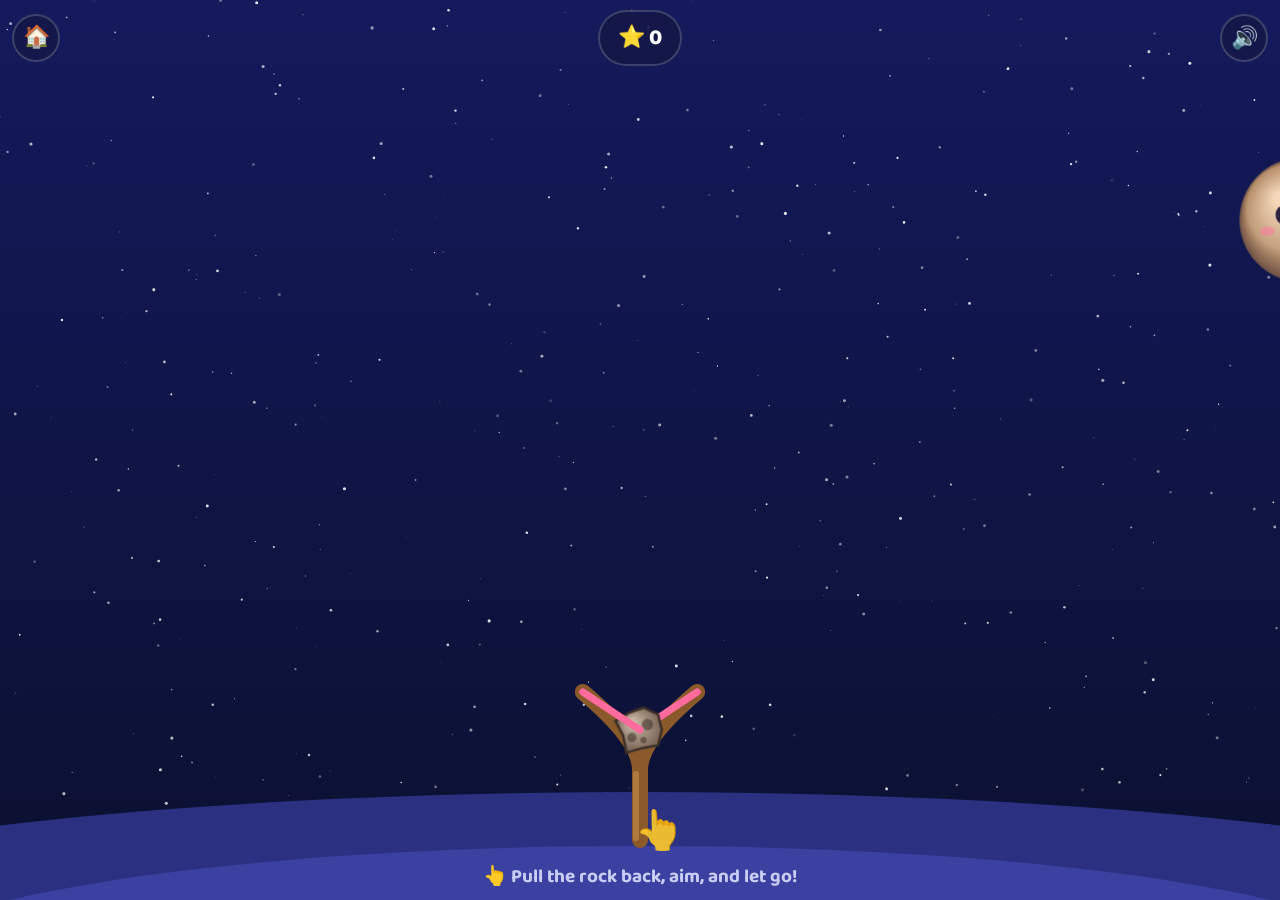
<file: apps/target.html>
<!DOCTYPE html>
<html lang="en">
<head>
<meta charset="UTF-8">
<meta name="viewport" content="width=device-width, initial-scale=1, viewport-fit=cover, user-scalable=no">
<title>Planet Popper - Star Kids</title>
<meta name="theme-color" content="#0b1030">
<link rel="manifest" href="../manifest.json">
<link rel="icon" type="image/png" href="../assets/icons/icon-192.png">
<link rel="apple-touch-icon" href="../assets/icons/apple-touch-icon.png">
<meta name="apple-mobile-web-app-capable" content="yes">
<link rel="preconnect" href="https://fonts.googleapis.com">
<link rel="preconnect" href="https://fonts.gstatic.com" crossorigin>
<link href="https://fonts.googleapis.com/css2?family=Baloo+2:wght@500;700;800&display=swap" rel="stylesheet">
<style>
  :root{--bg:#0b1030;--ink:#fff;--soft:#c9cdf5;--yellow:#ffd23f;--pink:#ff6b9d;--green:#7ae582;
        --font:"Baloo 2","Chalkboard SE","Comic Sans MS","Trebuchet MS",system-ui,sans-serif}
  *{box-sizing:border-box;-webkit-tap-highlight-color:transparent;-webkit-user-select:none;user-select:none}
  html,body{margin:0;height:100%;overflow:hidden;background:var(--bg);color:var(--ink);font-family:var(--font);overscroll-behavior:none;touch-action:none}
  canvas{position:fixed;inset:0;width:100%;height:100%;display:block}
  .top{position:fixed;z-index:3;top:0;left:0;right:0;display:flex;align-items:center;justify-content:space-between;gap:8px;
       padding:calc(env(safe-area-inset-top) + 10px) 12px 8px;pointer-events:none}
  .top > *{pointer-events:auto}
  .btn{width:48px;height:48px;border-radius:50%;border:2px solid rgba(255,255,255,.18);background:rgba(20,24,70,.78);color:#fff;
       font-size:22px;display:grid;place-items:center;text-decoration:none;cursor:pointer}
  .btn:active{transform:scale(.92)}
  .score{padding:8px 18px;border-radius:999px;background:rgba(20,24,70,.85);border:2px solid rgba(255,255,255,.18);font-weight:800;font-size:22px;
         transition:transform .2s}
  .score.bump{transform:scale(1.25)}
  .hint{position:fixed;z-index:3;left:0;right:0;bottom:calc(env(safe-area-inset-bottom) + 8px);text-align:center;font-weight:700;
        font-size:clamp(15px,4vw,19px);color:var(--soft);pointer-events:none;transition:opacity .5s}
  .hint.gone{opacity:0}
  .shout{position:fixed;z-index:4;left:50%;top:38%;transform:translate(-50%,-50%) scale(.5);font-weight:800;font-size:clamp(40px,12vw,76px);
         color:var(--yellow);text-shadow:0 6px 0 rgba(0,0,0,.35),0 0 30px rgba(255,210,63,.6);opacity:0;pointer-events:none;white-space:nowrap}
  .shout.go{animation:shout 1.1s ease-out}
  .shout.sad{color:var(--pink);text-shadow:0 6px 0 rgba(0,0,0,.35),0 0 30px rgba(255,107,157,.5)}
  @keyframes shout{0%{opacity:0;transform:translate(-50%,-50%) scale(.4)}20%{opacity:1;transform:translate(-50%,-50%) scale(1.1)}
                   70%{opacity:1;transform:translate(-50%,-50%) scale(1)}100%{opacity:0;transform:translate(-50%,-70%) scale(.95)}}
</style>
</head>
<body>
<canvas id="game"></canvas>
<div class="top">
  <a class="btn" href="../index.html" aria-label="Home">🏠</a>
  <div class="score" id="score">⭐ 0</div>
  <button class="btn" id="soundBtn" aria-label="Sound on or off">🔊</button>
</div>
<div class="hint" id="hint">👆 Pull the rock back, aim, and let go!</div>
<div class="shout" id="shout"></div>

<script>
const cv=document.getElementById('game'),ctx=cv.getContext('2d');
let W=0,H=0,DPR=1,rest={x:0,y:0},maxPull=140,astR=22;
let stars=[],planet=null,rock=null,drag=null,parts=[],score=0,nextSpawn=0,shots=0,shootStar=null,nextShoot=4000;

function size(){DPR=Math.min(devicePixelRatio||1,2);W=innerWidth;H=innerHeight;cv.width=W*DPR;cv.height=H*DPR;
  const m=Math.min(W,H);astR=Math.max(16,Math.min(26,m*.05));maxPull=Math.min(150,H*.2,W*.35);
  rest={x:W/2,y:H-Math.min(170,H*.24)};if(rock&&!rock.flying){rock.x=rest.x;rock.y=rest.y;}
  stars=Array.from({length:Math.round(W*H/2600)},()=>({x:Math.random()*W,y:Math.random()*H,r:Math.random()*1.3+.3,a:Math.random()*.6+.3,s:Math.random()<.2?Math.random()+.4:0,p:Math.random()*6}));}
addEventListener('resize',size);size();

/* ================= cached sprites ================= */
const spriteCache=new Map();
const TYPES=[
  {id:'earth',base:['#5ab8ff','#1f5fbf'],dots:'#3fbf5a'},{id:'mars',base:['#ff9a6b','#c2442a'],dots:'#9a3220'},
  {id:'jupiter',base:['#ffe2b8','#d08a55'],bands:['#c47a48','#f3d3a6','#b5653a']},{id:'saturn',base:['#ffe9a8','#d9a84f'],bands:['#e8c27a'],ring:true},
  {id:'neptune',base:['#7fb0ff','#2a49c9'],bands:['#3a62e0']},{id:'venus',base:['#fff1b8','#e0b050'],bands:['#f0cf7a']},
  {id:'moon',base:['#f1f1f1','#9a9aa6'],dots:'#8b8b97'},{id:'pluto',base:['#f2d7b8','#a87b58'],heart:true}
];
function planetSprite(t,r){
  const key=t.id+'|'+Math.round(r)+'|'+DPR;if(spriteCache.has(key))return spriteCache.get(key);
  const pad=t.ring?r*1.1:r*.2,S=Math.ceil((r+pad)*2*DPR),c=document.createElement('canvas');c.width=c.height=S;const x=c.getContext('2d');
  x.scale(DPR,DPR);const cx=r+pad,cy=r+pad;
  const ring=(front)=>{x.save();x.translate(cx,cy);x.rotate(-.35);x.beginPath();if(front)x.rect(-r*3,0,r*6,r*3);else x.rect(-r*3,-r*3,r*6,r*3);x.clip();
    x.lineWidth=r*.28;x.strokeStyle='#f6d58a';x.beginPath();x.ellipse(0,0,r*1.75,r*.5,0,0,6.283);x.stroke();
    x.lineWidth=r*.1;x.strokeStyle='#c99a4a';x.beginPath();x.ellipse(0,0,r*1.42,r*.4,0,0,6.283);x.stroke();x.restore();};
  if(t.ring)ring(false);
  x.save();x.beginPath();x.arc(cx,cy,r,0,6.283);x.clip();
  const g=x.createRadialGradient(cx-r*.35,cy-r*.35,r*.1,cx,cy,r*1.05);g.addColorStop(0,t.base[0]);g.addColorStop(1,t.base[1]);x.fillStyle=g;x.fillRect(0,0,S,S);
  if(t.bands)t.bands.forEach((b,i)=>{x.fillStyle=b;x.globalAlpha=.75;for(let k=0;k<3;k++){const y=cy-r+r*(.35+k*.6+i*.18);
    x.beginPath();x.moveTo(cx-r,y);for(let s=0;s<=10;s++)x.lineTo(cx-r+s*r/5,y+Math.sin(s*1.3+i)*r*.04);x.lineTo(cx+r,y+r*.12);x.lineTo(cx-r,y+r*.12);x.fill();}});
  x.globalAlpha=1;
  if(t.dots){x.fillStyle=t.dots;[[-.45,-.2,.28],[.35,.35,.22],[.1,-.55,.16],[-.2,.5,.14]].forEach(d=>{x.beginPath();x.arc(cx+d[0]*r,cy+d[1]*r,d[2]*r,0,6.283);x.fill();});}
  if(t.heart){x.fillStyle='#fff6ea';x.beginPath();const hx=cx+r*.3,hy=cy+r*.15,s=r*.32;x.moveTo(hx,hy+s);
    x.bezierCurveTo(hx-s*1.6,hy,hx-s*.6,hy-s*1.1,hx,hy-s*.35);x.bezierCurveTo(hx+s*.6,hy-s*1.1,hx+s*1.6,hy,hx,hy+s);x.fill();}
  const sh=x.createRadialGradient(cx-r*.5,cy-r*.5,r*.2,cx,cy,r);sh.addColorStop(.6,'rgba(0,0,0,0)');sh.addColorStop(1,'rgba(0,0,30,.35)');x.fillStyle=sh;x.fillRect(0,0,S,S);
  x.restore();
  // cute face
  x.fillStyle='#2b2140';const ex=r*.3,ey=cy-r*.08,er=r*.12;
  for(const s of[-1,1]){x.beginPath();x.ellipse(cx+s*ex,ey,er,er*1.25,0,0,6.283);x.fill();}
  x.fillStyle='#fff';for(const s of[-1,1]){x.beginPath();x.arc(cx+s*ex+er*.3,ey-er*.4,er*.38,0,6.283);x.fill();}
  x.strokeStyle='#2b2140';x.lineWidth=Math.max(2,r*.07);x.lineCap='round';x.beginPath();x.arc(cx,cy+r*.12,r*.2,.2,Math.PI-.2);x.stroke();
  x.fillStyle='rgba(255,120,160,.55)';for(const s of[-1,1]){x.beginPath();x.ellipse(cx+s*r*.55,cy+r*.18,r*.12,r*.07,0,0,6.283);x.fill();}
  if(t.ring)ring(true);
  const sp={c,S:S/DPR,ox:cx,oy:cy};spriteCache.set(key,sp);return sp;
}
function rockSprite(r){
  const key='rock|'+Math.round(r)+'|'+DPR;if(spriteCache.has(key))return spriteCache.get(key);
  const S=Math.ceil(r*2.4*DPR),c=document.createElement('canvas');c.width=c.height=S;const x=c.getContext('2d');x.scale(DPR,DPR);const cx=r*1.2,cy=r*1.2;
  x.beginPath();for(let i=0;i<9;i++){const a=i/9*6.283,rr=r*(.85+.18*Math.sin(i*2.7));i?x.lineTo(cx+rr*Math.cos(a),cy+rr*Math.sin(a)):x.moveTo(cx+rr*Math.cos(a),cy+rr*Math.sin(a));}x.closePath();
  const g=x.createRadialGradient(cx-r*.3,cy-r*.3,r*.1,cx,cy,r);g.addColorStop(0,'#c9b8a6');g.addColorStop(1,'#6e5a4b');x.fillStyle=g;x.fill();
  x.strokeStyle='#3d2f28';x.lineWidth=2.5;x.stroke();x.fillStyle='rgba(60,45,38,.55)';
  [[.3,-.2,.22],[-.3,.3,.18],[.15,.4,.12]].forEach(d=>{x.beginPath();x.arc(cx+d[0]*r,cy+d[1]*r,d[2]*r,0,6.283);x.fill();});
  const sp={c,S:S/DPR};spriteCache.set(key,sp);return sp;
}

/* ================= game flow ================= */
function newRock(){rock={x:rest.x,y:rest.y,vx:0,vy:0,flying:false,scale:1,spin:0};}
function spawn(){
  const t=TYPES[Math.floor(Math.random()*TYPES.length)],fromLeft=Math.random()<.5,r=Math.max(30,Math.min(62,Math.min(W,H)*.085));
  const top=Math.max(80,H*.14),bottom=Math.max(top+40,rest.y-maxPull-r*2.2);
  const speed=(60+Math.random()*70)*Math.max(.8,Math.min(1.6,W/500));const margin=r*(t.ring?2:1.2);
  planet={t,r,x:fromLeft?-margin:W+margin,y:top+Math.random()*(bottom-top),vx:fromLeft?speed:-speed,ph:Math.random()*6,bob:8+Math.random()*10,margin};
}
newRock();nextSpawn=performance.now()+600;

function burst(x,y,t){
  const cols=[t.base[0],t.base[1],...(t.bands||[]),t.dots||'#ffd23f','#ffd23f','#ffffff'];
  for(let i=0;i<46;i++){const a=Math.random()*6.283,s=120+Math.random()*420;
    parts.push({x,y,vx:Math.cos(a)*s,vy:Math.sin(a)*s,life:1,decay:.6+Math.random()*.7,size:3+Math.random()*7,col:cols[i%cols.length],star:i%5===0,rot:Math.random()*6});}
  parts.push({ring:true,x,y,r:10,life:1});
}
function shout(text,sad){const el=document.getElementById('shout');el.textContent=text;el.className='shout'+(sad?' sad':'');void el.offsetWidth;el.classList.add('go');}
function addScore(){score++;const s=document.getElementById('score');s.textContent='⭐ '+score;s.classList.add('bump');setTimeout(()=>s.classList.remove('bump'),200);
  try{localStorage.setItem('sk-popper-best',Math.max(score,+localStorage.getItem('sk-popper-best')||0));}catch(_){}}

/* ================= input: pull and release ================= */
cv.addEventListener('pointerdown',e=>{
  if(!rock||rock.flying)return;audio();
  if(Math.hypot(e.clientX-rest.x,e.clientY-rest.y)>Math.max(90,astR*4))return;
  drag={id:e.pointerId};cv.setPointerCapture(e.pointerId);stretchSound();moveRock(e);
});
cv.addEventListener('pointermove',e=>{if(drag&&e.pointerId===drag.id)moveRock(e);});
function moveRock(e){let dx=e.clientX-rest.x,dy=e.clientY-rest.y;const d=Math.hypot(dx,dy);if(d>maxPull){dx*=maxPull/d;dy*=maxPull/d;}
  rock.x=rest.x+dx;rock.y=rest.y+dy;}
function release(e){if(!drag||e.pointerId!==drag.id)return;drag=null;
  const dx=rest.x-rock.x,dy=rest.y-rock.y,d=Math.hypot(dx,dy);
  if(d<18){rock.x=rest.x;rock.y=rest.y;return;}
  const power=Math.max(8,1700/maxPull);rock.vx=dx*power;rock.vy=dy*power;rock.flying=true;shots++;whoosh();
  if(shots>=2)document.getElementById('hint').classList.add('gone');}
cv.addEventListener('pointerup',release);cv.addEventListener('pointercancel',release);

/* ================= loop ================= */
let last=performance.now();
function frame(now){
  requestAnimationFrame(frame);const dt=Math.min(.05,(now-last)/1000);last=now;if(document.hidden)return;
  ctx.setTransform(DPR,0,0,DPR,0,0);
  const bg=ctx.createLinearGradient(0,0,0,H);bg.addColorStop(0,'#141a5c');bg.addColorStop(1,'#0b1030');ctx.fillStyle=bg;ctx.fillRect(0,0,W,H);
  for(const s of stars){ctx.globalAlpha=s.s?s.a*(.6+.4*Math.sin(now/1000*s.s+s.p)):s.a;ctx.fillStyle='#fff';ctx.beginPath();ctx.arc(s.x,s.y,s.r,0,6.283);ctx.fill();}
  ctx.globalAlpha=1;
  if(!shootStar&&now>nextShoot)shootStar={x:W*(.4+Math.random()*.5),y:H*Math.random()*.25,life:1};
  if(shootStar){shootStar.x-=dt*700;shootStar.y+=dt*300;shootStar.life-=dt*1.2;const g=ctx.createLinearGradient(shootStar.x,shootStar.y,shootStar.x+110,shootStar.y-47);
    g.addColorStop(0,'rgba(255,255,255,'+Math.max(0,shootStar.life)+')');g.addColorStop(1,'rgba(255,255,255,0)');ctx.strokeStyle=g;ctx.lineWidth=2;ctx.beginPath();
    ctx.moveTo(shootStar.x,shootStar.y);ctx.lineTo(shootStar.x+110,shootStar.y-47);ctx.stroke();if(shootStar.life<=0){shootStar=null;nextShoot=now+7000+Math.random()*8000;}}
  // ground hill
  ctx.fillStyle='#2b3180';ctx.beginPath();ctx.ellipse(W/2,H+H*.05,W*.8,H*.17,0,0,6.283);ctx.fill();
  ctx.fillStyle='#3a41a0';ctx.beginPath();ctx.ellipse(W/2,H+H*.08,W*.6,H*.14,0,0,6.283);ctx.fill();

  // planet
  if(!planet&&now>nextSpawn)spawn();
  if(planet){planet.x+=planet.vx*dt;const py=planet.y+Math.sin(now/600+planet.ph)*planet.bob;
    const sp=planetSprite(planet.t,planet.r);ctx.drawImage(sp.c,planet.x-sp.ox,py-sp.oy,sp.S,sp.S);planet.cy=py;
    if((planet.vx>0&&planet.x-planet.margin>W)||(planet.vx<0&&planet.x+planet.margin<0)){planet=null;nextSpawn=now+500;}}

  // slingshot: back band, rock, front band
  const forkY=rest.y-8,lx=rest.x-astR*2.2,rx=rest.x+astR*2.2,wood='#8a5a2b';
  ctx.lineCap='round';ctx.strokeStyle=wood;ctx.lineWidth=16;ctx.beginPath();ctx.moveTo(rest.x,rest.y+110);ctx.lineTo(rest.x,rest.y+40);
  ctx.quadraticCurveTo(rest.x,rest.y+10,lx,forkY-30);ctx.moveTo(rest.x,rest.y+40);ctx.quadraticCurveTo(rest.x,rest.y+10,rx,forkY-30);ctx.stroke();
  ctx.strokeStyle='#b07a3f';ctx.lineWidth=6;ctx.beginPath();ctx.moveTo(rest.x-4,rest.y+108);ctx.lineTo(rest.x-4,rest.y+44);ctx.stroke();
  const band=(tx,ty)=>{ctx.strokeStyle='#ff6b9d';ctx.lineWidth=7;ctx.beginPath();ctx.moveTo(tx,ty);ctx.lineTo(rock.flying?rest.x:rock.x,rock.flying?rest.y:rock.y);ctx.stroke();};
  if(rock)band(rx,forkY-30);
  // aim guide
  if(drag){const dx=rest.x-rock.x,dy=rest.y-rock.y,d=Math.hypot(dx,dy);if(d>18){const ux=dx/d,uy=dy/d;
    for(let i=1;i<=9;i++){const k=i*(18+d*.35);ctx.globalAlpha=1-i/10;ctx.fillStyle='#ffd23f';ctx.beginPath();ctx.arc(rest.x+ux*k,rest.y+uy*k,5-i*.35,0,6.283);ctx.fill();}ctx.globalAlpha=1;}}
  // rock
  if(rock){
    if(rock.flying){rock.x+=rock.vx*dt;rock.y+=rock.vy*dt;rock.scale=Math.max(.55,rock.scale-dt*.35);rock.spin+=dt*8;
      if(planet&&Math.hypot(rock.x-planet.x,rock.y-planet.cy)<planet.r+astR*rock.scale*.8){
        burst(planet.x,planet.cy,planet.t);popSound();addScore();shout(score%5===0?'Super! 🌟':['Pop!','Yay!','Boom!','Wow!'][Math.floor(Math.random()*4)]);
        if(score%5===0)speak('Super! You popped '+score+' planets!');planet=null;nextSpawn=now+900;newRock();}
      else if(rock.x<-80||rock.x>W+80||rock.y<-80||rock.y>H+80){uhOh();newRock();}}
    const rs=rockSprite(astR);if(rock){ctx.save();ctx.translate(rock.x,rock.y);ctx.rotate(rock.spin);const s=rs.S*rock.scale;ctx.drawImage(rs.c,-s/2,-s/2,s,s);ctx.restore();}
  }
  if(rock&&!rock.flying)band(lx,forkY-30);
  // particles
  for(let i=parts.length-1;i>=0;i--){const p=parts[i];p.life-=dt*(p.decay||1.6);if(p.life<=0){parts.splice(i,1);continue;}ctx.globalAlpha=Math.max(0,p.life);
    if(p.ring){p.r+=dt*420;ctx.strokeStyle='#fff';ctx.lineWidth=4;ctx.beginPath();ctx.arc(p.x,p.y,p.r,0,6.283);ctx.stroke();continue;}
    p.x+=p.vx*dt;p.y+=p.vy*dt;p.vy+=dt*260;p.vx*=.99;p.rot+=dt*5;ctx.fillStyle=p.col;
    if(p.star){ctx.save();ctx.translate(p.x,p.y);ctx.rotate(p.rot);ctx.beginPath();for(let k=0;k<10;k++){const a=k*Math.PI/5,rr=k%2?p.size*.5:p.size*1.4;ctx.lineTo(Math.cos(a)*rr,Math.sin(a)*rr);}ctx.fill();ctx.restore();}
    else{ctx.beginPath();ctx.arc(p.x,p.y,p.size*p.life,0,6.283);ctx.fill();}}
  ctx.globalAlpha=1;
  // first-time hand hint
  if(shots===0&&!drag){const k=(now/1000)%1.6/1.6,py=rest.y+Math.sin(k*Math.PI)*maxPull*.6;ctx.font='38px serif';ctx.textAlign='center';ctx.globalAlpha=.9;ctx.fillText('👆',rest.x+18,py+42);ctx.globalAlpha=1;}
}
requestAnimationFrame(frame);

/* ================= sounds ================= */
let AC=null,soundOn=true,nb=null;try{soundOn=localStorage.getItem('sk-popper-sound')!=='off';}catch(_){}
function audio(){if(!AC){const C=window.AudioContext||window.webkitAudioContext;if(C)AC=new C();}if(AC&&AC.state==='suspended')AC.resume();return AC;}
function noise(){if(nb)return nb;const len=AC.sampleRate;nb=AC.createBuffer(1,len,AC.sampleRate);const d=nb.getChannelData(0);for(let i=0;i<len;i++)d[i]=Math.random()*2-1;return nb;}
function tone(f,t,d,type,v,f2){const o=AC.createOscillator(),g=AC.createGain();o.type=type||'sine';o.frequency.setValueAtTime(f,t);if(f2)o.frequency.exponentialRampToValueAtTime(f2,t+d);
  g.gain.setValueAtTime(0,t);g.gain.linearRampToValueAtTime(v,t+.01);g.gain.exponentialRampToValueAtTime(.0001,t+d);o.connect(g);g.connect(AC.destination);o.start(t);o.stop(t+d+.05);}
function stretchSound(){if(!audio()||!soundOn)return;tone(180,AC.currentTime,.25,'triangle',.12,320);}
function whoosh(){if(!audio()||!soundOn)return;const t=AC.currentTime,s=AC.createBufferSource(),f=AC.createBiquadFilter(),g=AC.createGain();s.buffer=noise();f.type='bandpass';f.Q.value=2;
  f.frequency.setValueAtTime(400,t);f.frequency.exponentialRampToValueAtTime(2400,t+.3);g.gain.setValueAtTime(.35,t);g.gain.exponentialRampToValueAtTime(.001,t+.35);s.connect(f);f.connect(g);g.connect(AC.destination);s.start(t);s.stop(t+.4);}
function popSound(){if(!audio()||!soundOn)return;const t=AC.currentTime,s=AC.createBufferSource(),f=AC.createBiquadFilter(),g=AC.createGain();s.buffer=noise();f.type='lowpass';
  f.frequency.setValueAtTime(3000,t);f.frequency.exponentialRampToValueAtTime(200,t+.3);g.gain.setValueAtTime(.7,t);g.gain.exponentialRampToValueAtTime(.001,t+.4);s.connect(f);f.connect(g);g.connect(AC.destination);s.start(t);s.stop(t+.45);
  tone(520,t,.25,'sine',.35,90);[784,988,1175,1568].forEach((n,i)=>tone(n,t+.12+i*.07,.4,'sine',.14));}
let voiceCache=null;
function voice(){if(voiceCache)return voiceCache;const vs=(window.speechSynthesis&&speechSynthesis.getVoices())||[];const en=vs.filter(v=>/^en/i.test(v.lang));
  for(const p of['Google UK English Female','Samantha','Microsoft Ava','Microsoft Jenny','Microsoft Aria','Karen','Tessa','Moira','Zira','Google US English']){const v=en.find(v=>v.name.includes(p));if(v)return voiceCache=v;}
  return voiceCache=en.find(v=>/female/i.test(v.name))||en[0]||null;}
if(window.speechSynthesis)speechSynthesis.onvoiceschanged=()=>{voiceCache=null;};
function speak(text,pitch){if(!soundOn||!window.speechSynthesis)return;speechSynthesis.cancel();const u=new SpeechSynthesisUtterance(text);const v=voice();if(v){u.voice=v;u.lang=v.lang;}
  u.pitch=pitch||1.2;u.rate=1;speechSynthesis.speak(u);}
function uhOh(){shout('Uh-oh!',true);if(navigator.vibrate)navigator.vibrate(60);if(!audio()||!soundOn)return;const t=AC.currentTime;
  tone(659,t,.28,'triangle',.22,640);tone(523,t+.3,.45,'triangle',.22,480);speak('Uh-oh!',1.4);}

const soundBtn=document.getElementById('soundBtn');const paint=()=>soundBtn.textContent=soundOn?'🔊':'🔇';paint();
soundBtn.onclick=()=>{soundOn=!soundOn;paint();try{localStorage.setItem('sk-popper-sound',soundOn?'on':'off');}catch(_){}};

if('serviceWorker' in navigator)addEventListener('load',()=>navigator.serviceWorker.register('../sw.js',{scope:'../'}).catch(()=>{}));
</script>
</body>
</html>
</file>
